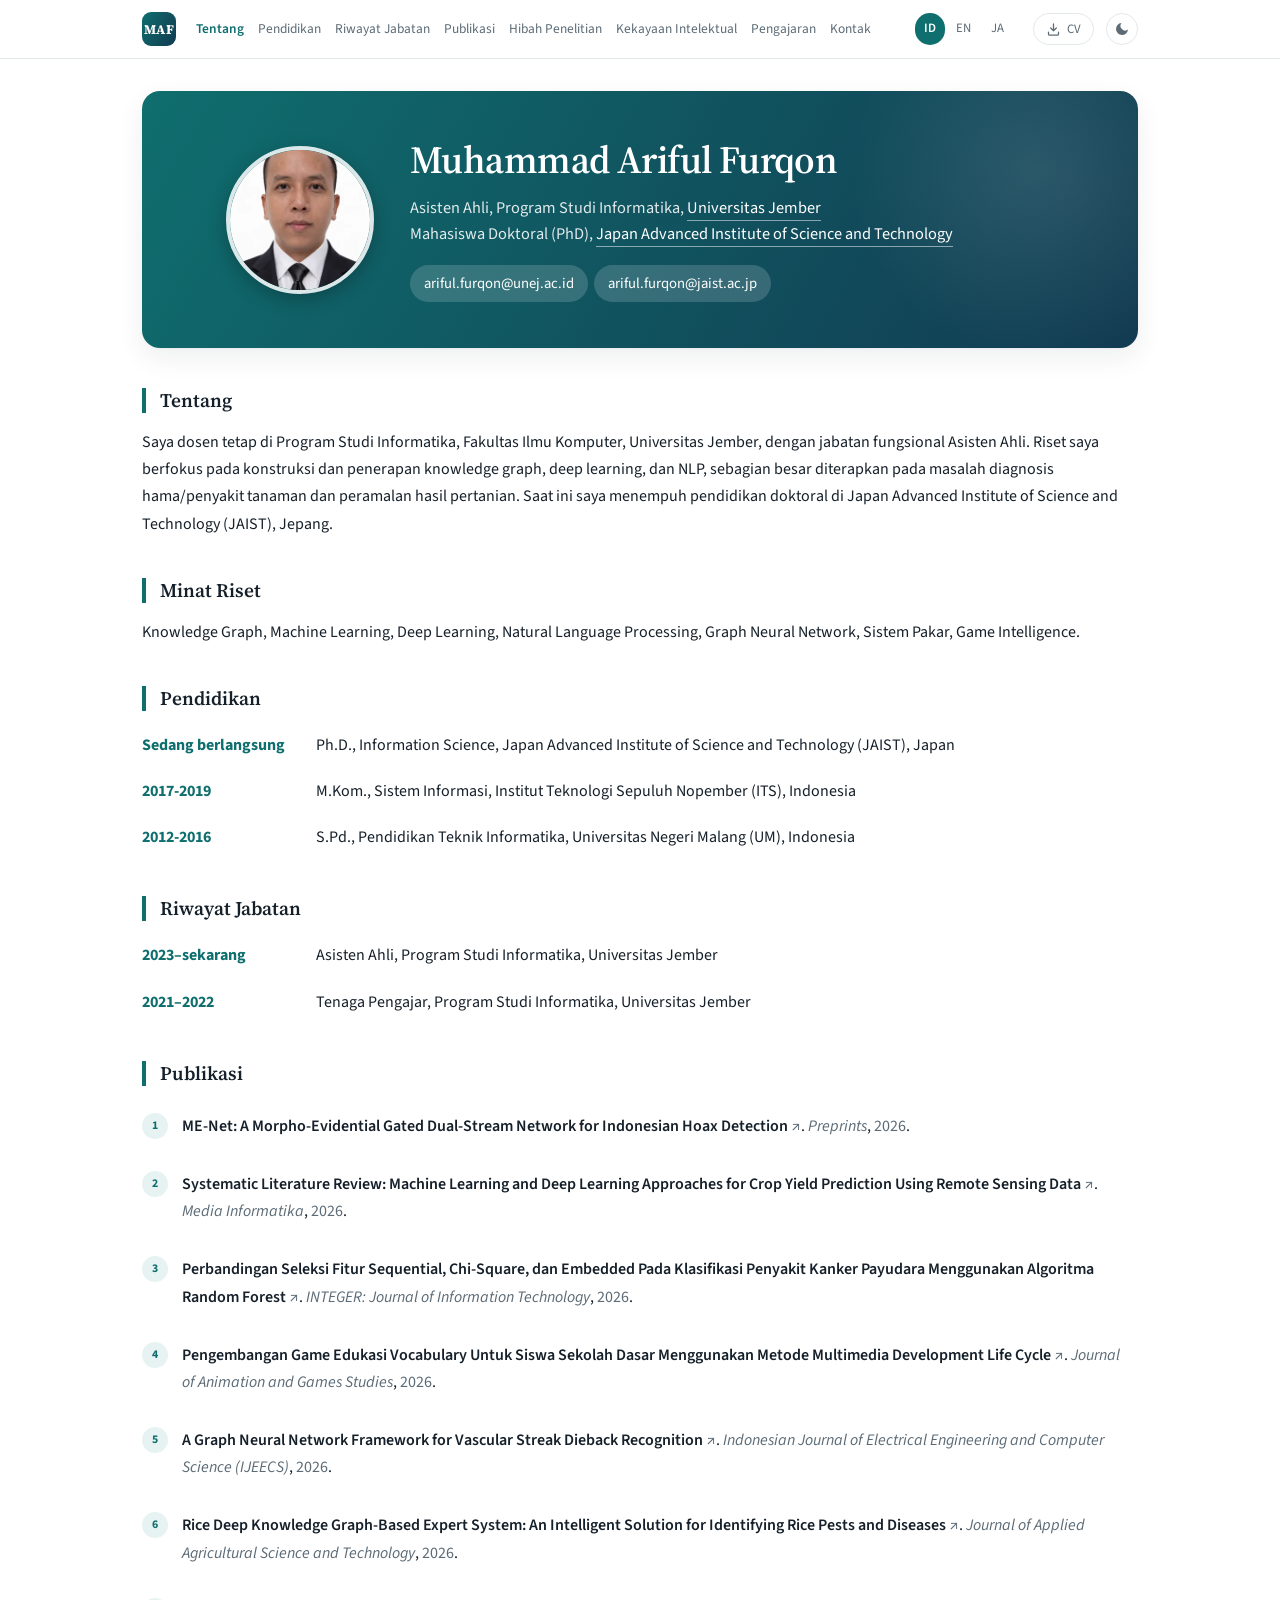
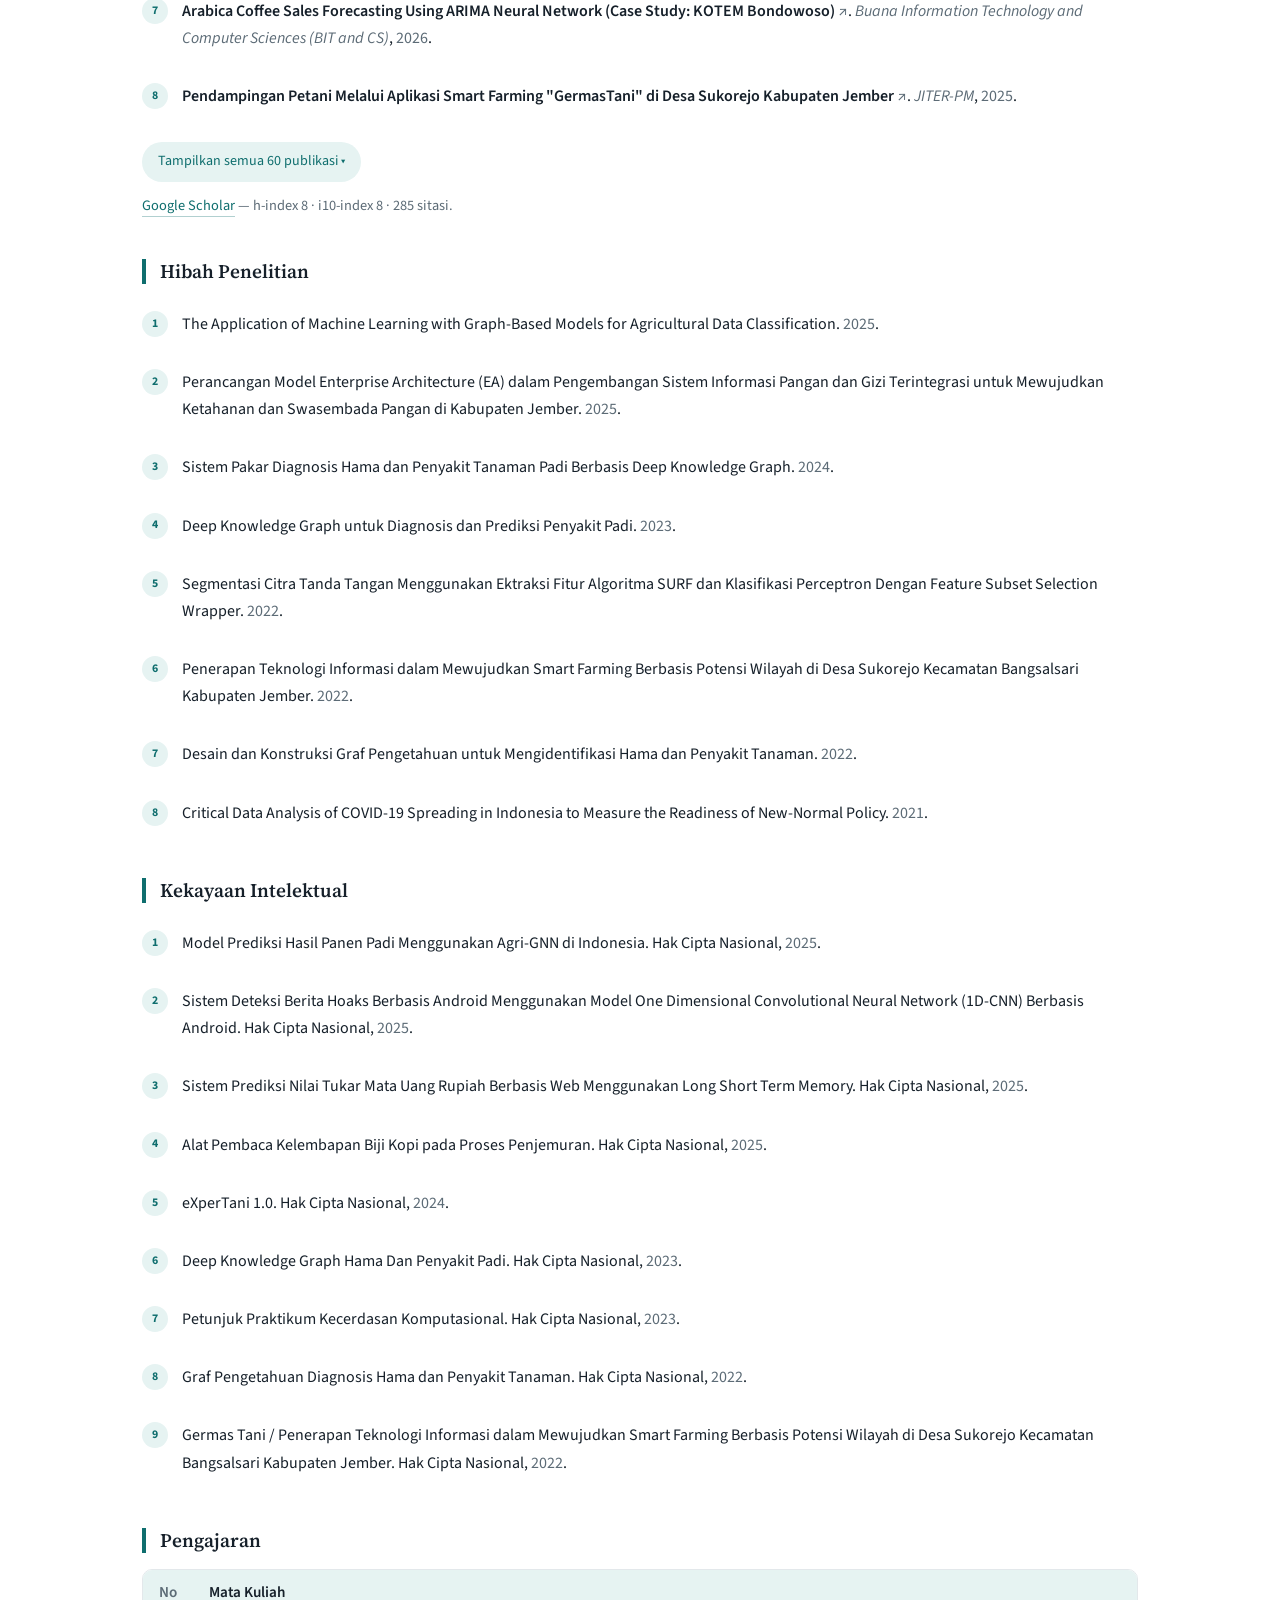
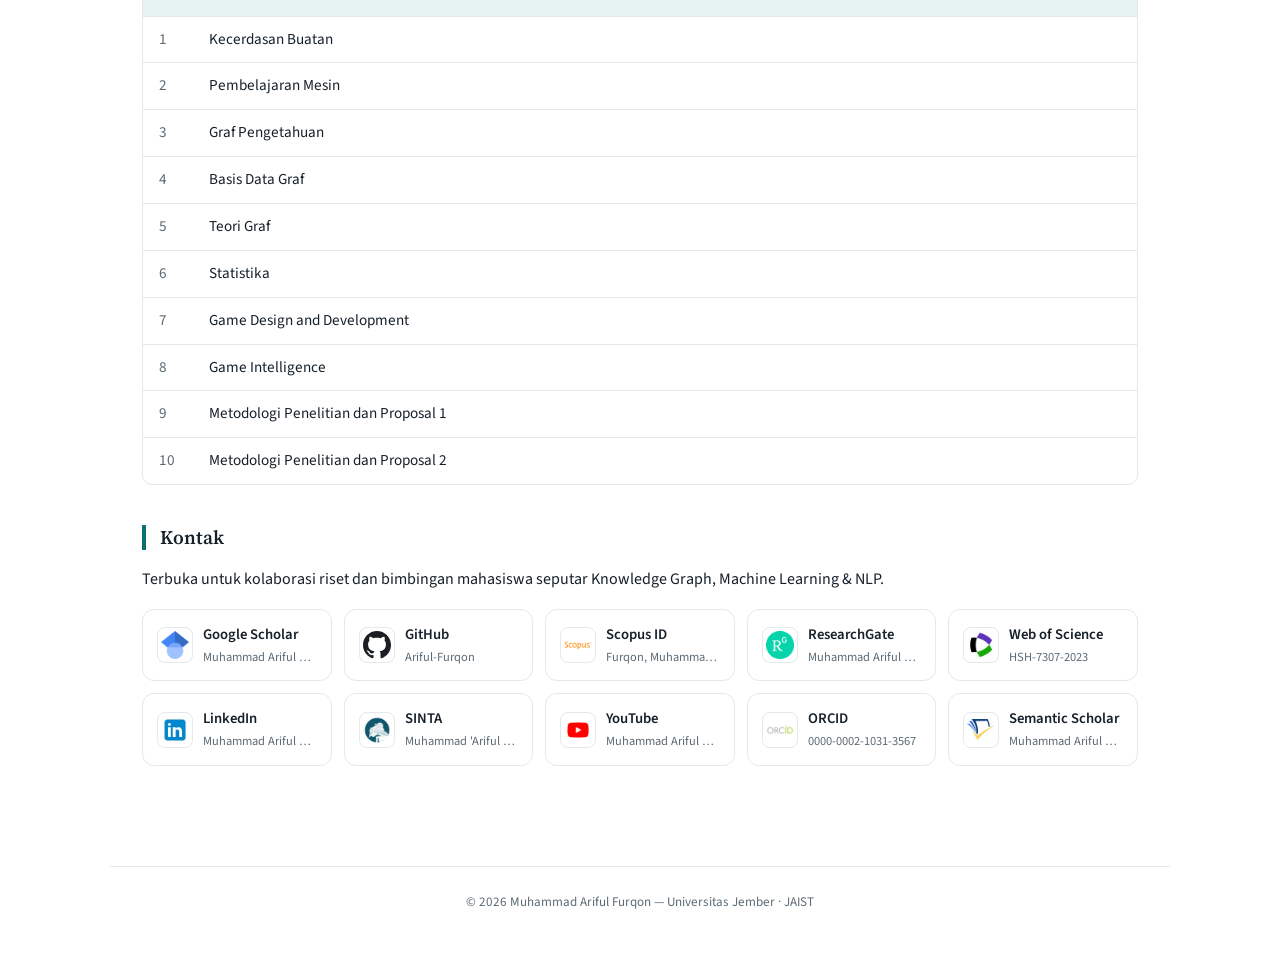
<file: index.html>
<!doctype html>
<html lang="id">
  <head>
    <meta charset="UTF-8" />
    <meta name="viewport" content="width=device-width, initial-scale=1.0" />
    <meta name="google-site-verification" content="8iporsV3x5sLImCn8BodMMA6R0atHB5v098R0QTlXys" />
    <meta name="description" content="Muhammad Ariful Furqon — Asisten Ahli Program Studi Informatika, Universitas Jember; kandidat doktor (PhD) di JAIST, Jepang. Riset: Knowledge Graph, Machine Learning, Deep Learning, dan NLP untuk pertanian." />
    <meta name="author" content="Muhammad Ariful Furqon" />
    <meta name="keywords" content="Muhammad Ariful Furqon, Ariful Furqon, ムハンマド・アリフル・フルコン, dosen Informatika Universitas Jember, JAIST, knowledge graph, machine learning, deep learning, natural language processing, graph neural network, sistem pakar, smart farming" />
    <meta name="robots" content="index, follow, max-image-preview:large, max-snippet:-1, max-video-preview:-1" />
    <meta name="theme-color" content="#0f6e6e" />
    <title>Muhammad Ariful Furqon — Informatika Universitas Jember &amp; JAIST</title>
    <link rel="icon" type="image/svg+xml" href="data:image/svg+xml,%3Csvg xmlns='http://www.w3.org/2000/svg' viewBox='0 0 64 64'%3E%3Crect width='64' height='64' rx='14' fill='%230f6e6e'/%3E%3Ctext x='32' y='42' font-family='Georgia,serif' font-size='24' font-weight='700' fill='%23ffffff' text-anchor='middle'%3EMAF%3C/text%3E%3C/svg%3E" />
    <link rel="apple-touch-icon" href="/img/apple-touch-icon.png" />
    <link rel="manifest" href="/site.webmanifest" />
    <link rel="canonical" href="https://ariful-furqon.github.io/" />
    <link rel="alternate" hreflang="id" href="https://ariful-furqon.github.io/" />
    <link rel="alternate" hreflang="en" href="https://ariful-furqon.github.io/en/" />
    <link rel="alternate" hreflang="ja" href="https://ariful-furqon.github.io/ja/" />
    <link rel="alternate" hreflang="x-default" href="https://ariful-furqon.github.io/" />
    <link rel="alternate" type="application/xml" title="Sitemap" href="https://ariful-furqon.github.io/sitemap.xml" />
    <link rel="preload" as="image" href="img/avatar.webp" type="image/webp" fetchpriority="high" />
    <meta property="og:type" content="profile" />
    <meta property="og:site_name" content="Muhammad Ariful Furqon" />
    <meta property="og:locale" content="id_ID" />
    <meta property="og:locale:alternate" content="en_US" />
    <meta property="og:locale:alternate" content="ja_JP" />
    <meta property="profile:first_name" content="Muhammad Ariful" />
    <meta property="profile:last_name" content="Furqon" />
    <meta property="og:title" content="Muhammad Ariful Furqon — Informatika Universitas Jember &amp; JAIST" />
    <meta property="og:description" content="Asisten Ahli, Program Studi Informatika, Universitas Jember. Kandidat doktor (PhD) di JAIST. Riset Knowledge Graph, Machine Learning, dan NLP." />
    <meta property="og:url" content="https://ariful-furqon.github.io/" />
    <meta property="og:image" content="https://ariful-furqon.github.io/img/Photograph.jpeg" />
    <meta property="og:image:width" content="1024" />
    <meta property="og:image:height" content="1367" />
    <meta property="og:image:secure_url" content="https://ariful-furqon.github.io/img/Photograph.jpeg" />
    <meta property="og:image:type" content="image/jpeg" />
    <meta property="og:image:alt" content="Foto Muhammad Ariful Furqon" />
    <meta name="twitter:card" content="summary" />
    <meta name="twitter:title" content="Muhammad Ariful Furqon — Informatika Universitas Jember &amp; JAIST" />
    <meta name="twitter:description" content="Asisten Ahli, Program Studi Informatika, Universitas Jember. Kandidat doktor (PhD) di JAIST. Riset Knowledge Graph, Machine Learning, dan NLP." />
    <meta name="twitter:image" content="https://ariful-furqon.github.io/img/Photograph.jpeg" />
    <meta name="twitter:image:alt" content="Foto Muhammad Ariful Furqon" />
    <link rel="preconnect" href="https://fonts.googleapis.com" />
    <link rel="preconnect" href="https://fonts.gstatic.com" crossorigin />
    <link href="https://fonts.googleapis.com/css2?family=Source+Sans+3:wght@400;500;600;700&family=Source+Serif+4:wght@500;600;700&display=swap" rel="stylesheet" />
    <link rel="stylesheet" href="style.css?v=29" />
    <script>
      (function () {
        try {
          var t = localStorage.getItem('theme');
          document.documentElement.setAttribute('data-theme', t === 'dark' ? 'dark' : 'light');
        } catch (e) {
          document.documentElement.setAttribute('data-theme', 'light');
        }
      })();
    </script>
    <script type="application/ld+json">
      {
        "@context": "https://schema.org",
        "@graph": [
          {
            "@type": "ProfilePage",
            "@id": "https://ariful-furqon.github.io/#webpage",
            "url": "https://ariful-furqon.github.io/",
            "name": "Muhammad Ariful Furqon — Informatika Universitas Jember & JAIST",
            "inLanguage": ["id", "en", "ja"],
            "mainEntity": { "@id": "https://orcid.org/0000-0002-1031-3567" },
            "about": { "@id": "https://orcid.org/0000-0002-1031-3567" },
            "dateModified": "2026-09-22T00:00:00+07:00",
            "primaryImageOfPage": "https://ariful-furqon.github.io/img/Photograph.jpeg",
            "isPartOf": { "@id": "https://ariful-furqon.github.io/#website" },
            "hasPart": { "@id": "https://ariful-furqon.github.io/#publications" },
            "significantLink": [
              "https://scholar.google.com/citations?user=IkUbP6sAAAAJ&hl=en",
              "https://orcid.org/0000-0002-1031-3567",
              "https://sinta.kemdiktisaintek.go.id/authors/profile/6757022"
            ]
          },
          {
            "@type": "Person",
            "@id": "https://orcid.org/0000-0002-1031-3567",
            "name": "Muhammad Ariful Furqon",
            "alternateName": ["ムハンマド・アリフル・フルコン", "Ariful Furqon"],
            "givenName": "Muhammad Ariful",
            "familyName": "Furqon",
            "identifier": "https://orcid.org/0000-0002-1031-3567",
            "url": "https://ariful-furqon.github.io/",
            "image": "https://ariful-furqon.github.io/img/Photograph.jpeg",
            "email": "mailto:ariful.furqon@unej.ac.id",
            "jobTitle": "Asisten Ahli, Program Studi Informatika",
            "description": "Dosen Program Studi Informatika, Universitas Jember dan kandidat doktor (PhD) di Japan Advanced Institute of Science and Technology (JAIST). Riset pada knowledge graph, machine learning, deep learning, dan NLP untuk bidang pertanian.",
            "worksFor": {
              "@type": "CollegeOrUniversity",
              "name": "Universitas Jember",
              "url": "https://unej.ac.id"
            },
            "affiliation": {
              "@type": "CollegeOrUniversity",
              "name": "Japan Advanced Institute of Science and Technology",
              "url": "https://www.jaist.ac.jp/english/"
            },
            "alumniOf": [
              {
                "@type": "CollegeOrUniversity",
                "name": "Institut Teknologi Sepuluh Nopember (ITS)",
                "url": "https://www.its.ac.id"
              },
              {
                "@type": "CollegeOrUniversity",
                "name": "Universitas Negeri Malang (UM)",
                "url": "https://um.ac.id"
              }
            ],
            "knowsAbout": [
              "Knowledge Graph",
              "Machine Learning",
              "Deep Learning",
              "Natural Language Processing",
              "Graph Neural Networks",
              "Expert Systems",
              "Game Intelligence"
            ],
            "knowsLanguage": ["id", "en", "ja"],
            "mainEntityOfPage": { "@id": "https://ariful-furqon.github.io/#webpage" },
            "hasOccupation": {
              "@type": "Occupation",
              "name": "Dosen Informatika",
              "occupationLocation": {
                "@type": "City",
                "name": "Jember"
              },
              "skills": "Knowledge Graph, Machine Learning, Deep Learning, Natural Language Processing"
            },
            "workLocation": {
              "@type": "Place",
              "address": {
                "@type": "PostalAddress",
                "addressLocality": "Jember",
                "addressRegion": "Jawa Timur",
                "addressCountry": "ID"
              }
            },
            "subjectOf": { "@id": "https://ariful-furqon.github.io/#publications" },
            "sameAs": [
              "https://scholar.google.com/citations?user=IkUbP6sAAAAJ&hl=en",
              "https://orcid.org/0000-0002-1031-3567",
              "https://www.scopus.com/authid/detail.uri?authorId=57209270001",
              "https://www.webofscience.com/wos/author/record/HSH-7307-2023",
              "https://www.researchgate.net/profile/Muhammad-Furqon-2",
              "https://sinta.kemdiktisaintek.go.id/authors/profile/6757022",
              "https://www.semanticscholar.org/author/Muhammad-Ariful-Furqon/121460337",
              "https://github.com/Ariful-Furqon",
              "https://www.linkedin.com/in/muhammad-ariful-furqon-669519133/",
              "https://www.youtube.com/c/MuhammadArifulFurqon"
            ]
          },
          {
            "@type": "WebSite",
            "@id": "https://ariful-furqon.github.io/#website",
            "url": "https://ariful-furqon.github.io/",
            "name": "Muhammad Ariful Furqon",
            "inLanguage": [
              "id",
              "en",
              "ja"
            ],
            "publisher": {
              "@id": "https://orcid.org/0000-0002-1031-3567"
            }
          },
          {
            "@type": "ItemList",
            "@id": "https://ariful-furqon.github.io/#publications",
            "name": "Publikasi Muhammad Ariful Furqon",
            "description": "Daftar publikasi ilmiah Muhammad Ariful Furqon pada bidang knowledge graph, machine learning, deep learning, dan NLP.",
            "numberOfItems": 60,
            "itemListOrder": "https://schema.org/ItemListOrderDescending",
            "itemListElement": [
              {
                "@type": "ListItem",
                "position": 1,
                "item": {
                  "@type": "ScholarlyArticle",
                  "name": "ME-Net: A Morpho-Evidential Gated Dual-Stream Network for Indonesian Hoax Detection",
                  "url": "https://scholar.google.com/scholar?q=ME-Net%3A%20A%20Morpho-Evidential%20Gated%20Dual-Stream%20Network%20for%20Indonesian%20Hoax%20Detection",
                  "author": {
                    "@id": "https://orcid.org/0000-0002-1031-3567"
                  },
                  "publisher": {
                    "@type": "Organization",
                    "name": "Preprints"
                  },
                  "datePublished": "2026"
                }
              },
              {
                "@type": "ListItem",
                "position": 2,
                "item": {
                  "@type": "ScholarlyArticle",
                  "name": "Systematic Literature Review: Machine Learning and Deep Learning Approaches for Crop Yield Prediction Using Remote Sensing Data",
                  "url": "https://scholar.google.com/scholar?q=Systematic%20Literature%20Review%3A%20Machine%20Learning%20and%20Deep%20Learning%20Approaches%20for%20Crop%20Yield%20Prediction%20Using%20Remote%20Sensing%20Data",
                  "author": {
                    "@id": "https://orcid.org/0000-0002-1031-3567"
                  },
                  "publisher": {
                    "@type": "Organization",
                    "name": "Media Informatika"
                  },
                  "datePublished": "2026"
                }
              },
              {
                "@type": "ListItem",
                "position": 3,
                "item": {
                  "@type": "ScholarlyArticle",
                  "name": "Perbandingan Seleksi Fitur Sequential, Chi-Square, dan Embedded Pada Klasifikasi Penyakit Kanker Payudara Menggunakan Algoritma Random Forest",
                  "url": "https://scholar.google.com/scholar?q=Perbandingan%20Seleksi%20Fitur%20Sequential%2C%20Chi-Square%2C%20dan%20Embedded%20Pada%20Klasifikasi%20Penyakit%20Kanker%20Payudara%20Menggunakan%20Algoritma%20Random%20Forest",
                  "author": {
                    "@id": "https://orcid.org/0000-0002-1031-3567"
                  },
                  "publisher": {
                    "@type": "Organization",
                    "name": "INTEGER: Journal of Information Technology"
                  },
                  "datePublished": "2026"
                }
              },
              {
                "@type": "ListItem",
                "position": 4,
                "item": {
                  "@type": "ScholarlyArticle",
                  "name": "Pengembangan Game Edukasi Vocabulary Untuk Siswa Sekolah Dasar Menggunakan Metode Multimedia Development Life Cycle",
                  "url": "https://scholar.google.com/scholar?q=Pengembangan%20Game%20Edukasi%20Vocabulary%20Untuk%20Siswa%20Sekolah%20Dasar%20Menggunakan%20Metode%20Multimedia%20Development%20Life%20Cycle",
                  "author": {
                    "@id": "https://orcid.org/0000-0002-1031-3567"
                  },
                  "publisher": {
                    "@type": "Organization",
                    "name": "Journal of Animation and Games Studies"
                  },
                  "datePublished": "2026"
                }
              },
              {
                "@type": "ListItem",
                "position": 5,
                "item": {
                  "@type": "ScholarlyArticle",
                  "name": "A Graph Neural Network Framework for Vascular Streak Dieback Recognition",
                  "url": "https://scholar.google.com/scholar?q=A%20Graph%20Neural%20Network%20Framework%20for%20Vascular%20Streak%20Dieback%20Recognition",
                  "author": {
                    "@id": "https://orcid.org/0000-0002-1031-3567"
                  },
                  "publisher": {
                    "@type": "Organization",
                    "name": "Indonesian Journal of Electrical Engineering and Computer Science (IJEECS)"
                  },
                  "datePublished": "2026"
                }
              },
              {
                "@type": "ListItem",
                "position": 6,
                "item": {
                  "@type": "ScholarlyArticle",
                  "name": "Rice Deep Knowledge Graph-Based Expert System: An Intelligent Solution for Identifying Rice Pests and Diseases",
                  "url": "https://scholar.google.com/scholar?q=Rice%20Deep%20Knowledge%20Graph-Based%20Expert%20System%3A%20An%20Intelligent%20Solution%20for%20Identifying%20Rice%20Pests%20and%20Diseases",
                  "author": {
                    "@id": "https://orcid.org/0000-0002-1031-3567"
                  },
                  "publisher": {
                    "@type": "Organization",
                    "name": "Journal of Applied Agricultural Science and Technology"
                  },
                  "datePublished": "2026"
                }
              },
              {
                "@type": "ListItem",
                "position": 7,
                "item": {
                  "@type": "ScholarlyArticle",
                  "name": "Arabica Coffee Sales Forecasting Using ARIMA Neural Network (Case Study: KOTEM Bondowoso)",
                  "url": "https://scholar.google.com/scholar?q=Arabica%20Coffee%20Sales%20Forecasting%20Using%20ARIMA%20Neural%20Network%20%28Case%20Study%3A%20KOTEM%20Bondowoso%29",
                  "author": {
                    "@id": "https://orcid.org/0000-0002-1031-3567"
                  },
                  "publisher": {
                    "@type": "Organization",
                    "name": "Buana Information Technology and Computer Sciences (BIT and CS)"
                  },
                  "datePublished": "2026"
                }
              },
              {
                "@type": "ListItem",
                "position": 8,
                "item": {
                  "@type": "ScholarlyArticle",
                  "name": "Pendampingan Petani Melalui Aplikasi Smart Farming \"GermasTani\" di Desa Sukorejo Kabupaten Jember",
                  "url": "https://scholar.google.com/scholar?q=Pendampingan%20Petani%20Melalui%20Aplikasi%20Smart%20Farming%20%22GermasTani%22%20di%20Desa%20Sukorejo%20Kabupaten%20Jember",
                  "author": {
                    "@id": "https://orcid.org/0000-0002-1031-3567"
                  },
                  "publisher": {
                    "@type": "Organization",
                    "name": "JITER-PM"
                  },
                  "datePublished": "2025"
                }
              },
              {
                "@type": "ListItem",
                "position": 9,
                "item": {
                  "@type": "ScholarlyArticle",
                  "name": "Implementation of Finite State Machine in Flowchart-Based Visual Programming Game",
                  "url": "https://scholar.google.com/scholar?q=Implementation%20of%20Finite%20State%20Machine%20in%20Flowchart-Based%20Visual%20Programming%20Game",
                  "author": {
                    "@id": "https://orcid.org/0000-0002-1031-3567"
                  },
                  "publisher": {
                    "@type": "Organization",
                    "name": "Journal of Games, Game Art, and Gamification (JGGAG)"
                  },
                  "datePublished": "2025"
                }
              },
              {
                "@type": "ListItem",
                "position": 10,
                "item": {
                  "@type": "ScholarlyArticle",
                  "name": "Implementation of Bidirectional Encoder Representations from Transformers in a Content-based Music Recommendation System for Digital Music Platform Users",
                  "url": "https://scholar.google.com/scholar?q=Implementation%20of%20Bidirectional%20Encoder%20Representations%20from%20Transformers%20in%20a%20Content-based%20Music%20Recommendation%20System%20for%20Digital%20Music%20Platform%20Users",
                  "author": {
                    "@id": "https://orcid.org/0000-0002-1031-3567"
                  },
                  "publisher": {
                    "@type": "Organization",
                    "name": "Jurnal Elektronika dan Telekomunikasi"
                  },
                  "datePublished": "2025"
                }
              },
              {
                "@type": "ListItem",
                "position": 11,
                "item": {
                  "@type": "ScholarlyArticle",
                  "name": "Indonesia Rice Yields Forecasting Using Agri-Graph Neural Network",
                  "url": "https://scholar.google.com/scholar?q=Indonesia%20Rice%20Yields%20Forecasting%20Using%20Agri-Graph%20Neural%20Network",
                  "author": {
                    "@id": "https://orcid.org/0000-0002-1031-3567"
                  },
                  "publisher": {
                    "@type": "Organization",
                    "name": "9th International Conference on Man-Machine Systems"
                  },
                  "datePublished": "2025"
                }
              },
              {
                "@type": "ListItem",
                "position": 12,
                "item": {
                  "@type": "ScholarlyArticle",
                  "name": "Prediction of the Use of Liquid Chemical Materials using Machine Learning Method",
                  "url": "https://scholar.google.com/scholar?q=Prediction%20of%20the%20Use%20of%20Liquid%20Chemical%20Materials%20using%20Machine%20Learning%20Method",
                  "author": {
                    "@id": "https://orcid.org/0000-0002-1031-3567"
                  },
                  "publisher": {
                    "@type": "Organization",
                    "name": "International Journal of Engineering Trends and Technology"
                  },
                  "datePublished": "2025"
                }
              },
              {
                "@type": "ListItem",
                "position": 13,
                "item": {
                  "@type": "ScholarlyArticle",
                  "name": "3-Phase Power Monitoring System Using Schneider PM2100 and Internet of Things",
                  "url": "https://scholar.google.com/scholar?q=3-Phase%20Power%20Monitoring%20System%20Using%20Schneider%20PM2100%20and%20Internet%20of%20Things",
                  "author": {
                    "@id": "https://orcid.org/0000-0002-1031-3567"
                  },
                  "publisher": {
                    "@type": "Organization",
                    "name": "2025 Tron Symposium (TRONSHOW)"
                  },
                  "datePublished": "2025"
                }
              },
              {
                "@type": "ListItem",
                "position": 14,
                "item": {
                  "@type": "ScholarlyArticle",
                  "name": "Prediksi Penjualan Kopi Bubuk Menggunakan Extreme Learning Machine (Studi Kasus: Kafe Tjap Daoen Bondowoso)",
                  "url": "https://scholar.google.com/scholar?q=Prediksi%20Penjualan%20Kopi%20Bubuk%20Menggunakan%20Extreme%20Learning%20Machine%20%28Studi%20Kasus%3A%20Kafe%20Tjap%20Daoen%20Bondowoso%29",
                  "author": {
                    "@id": "https://orcid.org/0000-0002-1031-3567"
                  },
                  "publisher": {
                    "@type": "Organization",
                    "name": "Seminar Nasional Teknik Elektro, Sistem Informasi, dan Teknik Informatika"
                  },
                  "datePublished": "2025"
                }
              },
              {
                "@type": "ListItem",
                "position": 15,
                "item": {
                  "@type": "ScholarlyArticle",
                  "name": "Indonesian Hoax News Detection Using One-Dimensional Convolutional Neural Network",
                  "url": "https://scholar.google.com/scholar?q=Indonesian%20Hoax%20News%20Detection%20Using%20One-Dimensional%20Convolutional%20Neural%20Network",
                  "author": {
                    "@id": "https://orcid.org/0000-0002-1031-3567"
                  },
                  "publisher": {
                    "@type": "Organization",
                    "name": "Jurnal Nasional Teknik Elektro dan Teknologi Informasi"
                  },
                  "datePublished": "2025"
                }
              },
              {
                "@type": "ListItem",
                "position": 16,
                "item": {
                  "@type": "ScholarlyArticle",
                  "name": "Pemberdayaan Masyarakat Desa Antirogo Melalui Peningkatan Kapasitas Kelembagaan Desa Bermutu",
                  "url": "https://scholar.google.com/scholar?q=Pemberdayaan%20Masyarakat%20Desa%20Antirogo%20Melalui%20Peningkatan%20Kapasitas%20Kelembagaan%20Desa%20Bermutu",
                  "author": {
                    "@id": "https://orcid.org/0000-0002-1031-3567"
                  },
                  "publisher": {
                    "@type": "Organization",
                    "name": "INTEGRITAS: Jurnal Pengabdian"
                  },
                  "datePublished": "2025"
                }
              },
              {
                "@type": "ListItem",
                "position": 17,
                "item": {
                  "@type": "ScholarlyArticle",
                  "name": "Forecasting the Average Bulk Cooking Oil Prices in Indonesia Using the Chen Fuzzy Time Series Method",
                  "url": "https://scholar.google.com/scholar?q=Forecasting%20the%20Average%20Bulk%20Cooking%20Oil%20Prices%20in%20Indonesia%20Using%20the%20Chen%20Fuzzy%20Time%20Series%20Method",
                  "author": {
                    "@id": "https://orcid.org/0000-0002-1031-3567"
                  },
                  "publisher": {
                    "@type": "Organization",
                    "name": "Preprints"
                  },
                  "datePublished": "2025"
                }
              },
              {
                "@type": "ListItem",
                "position": 18,
                "item": {
                  "@type": "ScholarlyArticle",
                  "name": "Combining Rule Based, Lexicon Based and Support Vector Machine for Improve Accuracy in Sentiment Analysis of ChatGPT Usage",
                  "url": "https://scholar.google.com/scholar?q=Combining%20Rule%20Based%2C%20Lexicon%20Based%20and%20Support%20Vector%20Machine%20for%20Improve%20Accuracy%20in%20Sentiment%20Analysis%20of%20ChatGPT%20Usage",
                  "author": {
                    "@id": "https://orcid.org/0000-0002-1031-3567"
                  },
                  "publisher": {
                    "@type": "Organization",
                    "name": "Journal of Research in Artificial Intelligence for Systems and Applications (RAISA)"
                  },
                  "datePublished": "2025"
                }
              },
              {
                "@type": "ListItem",
                "position": 19,
                "item": {
                  "@type": "ScholarlyArticle",
                  "name": "Banana Pest And Disease Expert System Using Forward Chaining and Certainty Factor",
                  "url": "https://scholar.google.com/scholar?q=Banana%20Pest%20And%20Disease%20Expert%20System%20Using%20Forward%20Chaining%20and%20Certainty%20Factor",
                  "author": {
                    "@id": "https://orcid.org/0000-0002-1031-3567"
                  },
                  "publisher": {
                    "@type": "Organization",
                    "name": "Journal of Research in Artificial Intelligence for Systems and Applications (RAISA)"
                  },
                  "datePublished": "2025"
                }
              },
              {
                "@type": "ListItem",
                "position": 20,
                "item": {
                  "@type": "ScholarlyArticle",
                  "name": "Deteksi Berita Hoaks Berbahasa Indonesia Menggunakan One-Dimensional Convolutional Neural Network",
                  "url": "https://scholar.google.com/scholar?q=Deteksi%20Berita%20Hoaks%20Berbahasa%20Indonesia%20Menggunakan%20One-Dimensional%20Convolutional%20Neural%20Network",
                  "author": {
                    "@id": "https://orcid.org/0000-0002-1031-3567"
                  },
                  "publisher": {
                    "@type": "Organization",
                    "name": "Jurnal Nasional Teknik Elektro dan Teknologi Informasi"
                  },
                  "datePublished": "2025"
                }
              },
              {
                "@type": "ListItem",
                "position": 21,
                "item": {
                  "@type": "ScholarlyArticle",
                  "name": "Segmentasi Citra Tanda Tangan Menggunakan Fitur Titik SURF dan Klasifikasi Jaringan Syaraf Tiruan",
                  "url": "https://scholar.google.com/scholar?q=Segmentasi%20Citra%20Tanda%20Tangan%20Menggunakan%20Fitur%20Titik%20SURF%20dan%20Klasifikasi%20Jaringan%20Syaraf%20Tiruan",
                  "author": {
                    "@id": "https://orcid.org/0000-0002-1031-3567"
                  },
                  "publisher": {
                    "@type": "Organization",
                    "name": "INFORMAL: Informatics Journal"
                  },
                  "datePublished": "2024"
                }
              },
              {
                "@type": "ListItem",
                "position": 22,
                "item": {
                  "@type": "ScholarlyArticle",
                  "name": "Sentiment Analysis of Universitas Jember Sister for Student Application Using Gaussian Naive Bayes and N-Gram",
                  "url": "https://scholar.google.com/scholar?q=Sentiment%20Analysis%20of%20Universitas%20Jember%20Sister%20for%20Student%20Application%20Using%20Gaussian%20Naive%20Bayes%20and%20N-Gram",
                  "author": {
                    "@id": "https://orcid.org/0000-0002-1031-3567"
                  },
                  "publisher": {
                    "@type": "Organization",
                    "name": "Journal of Innovation Information Technology and Application (JINITA)"
                  },
                  "datePublished": "2024"
                }
              },
              {
                "@type": "ListItem",
                "position": 23,
                "item": {
                  "@type": "ScholarlyArticle",
                  "name": "Harmoni Multikultural: Membangun Kebersamaan di Tengah Perbedaan untuk Kaum Milenial",
                  "url": "https://scholar.google.com/scholar?q=Harmoni%20Multikultural%3A%20Membangun%20Kebersamaan%20di%20Tengah%20Perbedaan%20untuk%20Kaum%20Milenial",
                  "author": {
                    "@id": "https://orcid.org/0000-0002-1031-3567"
                  },
                  "publisher": {
                    "@type": "Organization",
                    "name": "ABDISOSHUM: Jurnal Pengabdian Masyarakat"
                  },
                  "datePublished": "2024"
                }
              },
              {
                "@type": "ListItem",
                "position": 24,
                "item": {
                  "@type": "ScholarlyArticle",
                  "name": "Improving Software Defect Prediction Using a Combination of Ant Colony Optimization-based Feature Selection and Ensemble Technique",
                  "url": "https://scholar.google.com/scholar?q=Improving%20Software%20Defect%20Prediction%20Using%20a%20Combination%20of%20Ant%20Colony%20Optimization-based%20Feature%20Selection%20and%20Ensemble%20Technique",
                  "author": {
                    "@id": "https://orcid.org/0000-0002-1031-3567"
                  },
                  "publisher": {
                    "@type": "Organization",
                    "name": "Kinetik: Game Technology, Information System, Computer Network, Computing, Electronics, and Control"
                  },
                  "datePublished": "2024"
                }
              },
              {
                "@type": "ListItem",
                "position": 25,
                "item": {
                  "@type": "ScholarlyArticle",
                  "name": "Penerapan Metode Fuzzy Time Series Cheng Pada Peramalan Inflasi di Indonesia",
                  "url": "https://scholar.google.com/scholar?q=Penerapan%20Metode%20Fuzzy%20Time%20Series%20Cheng%20Pada%20Peramalan%20Inflasi%20di%20Indonesia",
                  "author": {
                    "@id": "https://orcid.org/0000-0002-1031-3567"
                  },
                  "publisher": {
                    "@type": "Organization",
                    "name": "Komputika: Jurnal Sistem Komputer"
                  },
                  "datePublished": "2024"
                }
              },
              {
                "@type": "ListItem",
                "position": 26,
                "item": {
                  "@type": "ScholarlyArticle",
                  "name": "Implementation of Finite State Machine to Determine The Behaviour of Non-Playable Character in Leadership Simulation Game",
                  "url": "https://scholar.google.com/scholar?q=Implementation%20of%20Finite%20State%20Machine%20to%20Determine%20The%20Behaviour%20of%20Non-Playable%20Character%20in%20Leadership%20Simulation%20Game",
                  "author": {
                    "@id": "https://orcid.org/0000-0002-1031-3567"
                  },
                  "publisher": {
                    "@type": "Organization",
                    "name": "Journal of Games, Game Art, and Gamification"
                  },
                  "datePublished": "2024"
                }
              },
              {
                "@type": "ListItem",
                "position": 27,
                "item": {
                  "@type": "ScholarlyArticle",
                  "name": "Drug Sales Forecasting Using Single Exponential Smoothing (Case Study: NDM Pharmacy)",
                  "url": "https://scholar.google.com/scholar?q=Drug%20Sales%20Forecasting%20Using%20Single%20Exponential%20Smoothing%20%28Case%20Study%3A%20NDM%20Pharmacy%29",
                  "author": {
                    "@id": "https://orcid.org/0000-0002-1031-3567"
                  },
                  "publisher": {
                    "@type": "Organization",
                    "name": "2nd International Conference on Neural Networks and Machine Learning"
                  },
                  "datePublished": "2024"
                }
              },
              {
                "@type": "ListItem",
                "position": 28,
                "item": {
                  "@type": "ScholarlyArticle",
                  "name": "Critical Exploratory Data Analysis on Stroke Prediction Dataset",
                  "url": "https://scholar.google.com/scholar?q=Critical%20Exploratory%20Data%20Analysis%20on%20Stroke%20Prediction%20Dataset",
                  "author": {
                    "@id": "https://orcid.org/0000-0002-1031-3567"
                  },
                  "publisher": {
                    "@type": "Organization",
                    "name": "Jurnal Komputer Terapan"
                  },
                  "datePublished": "2024"
                }
              },
              {
                "@type": "ListItem",
                "position": 29,
                "item": {
                  "@type": "ScholarlyArticle",
                  "name": "Pelatihan Pemrograman Visual Kodular Bagi Siswa SMPS Mitra Patrang Jember",
                  "url": "https://scholar.google.com/scholar?q=Pelatihan%20Pemrograman%20Visual%20Kodular%20Bagi%20Siswa%20SMPS%20Mitra%20Patrang%20Jember",
                  "author": {
                    "@id": "https://orcid.org/0000-0002-1031-3567"
                  },
                  "publisher": {
                    "@type": "Organization",
                    "name": "Abdiformatika: Jurnal Pengabdian Masyarakat Informatika"
                  },
                  "datePublished": "2024"
                }
              },
              {
                "@type": "ListItem",
                "position": 30,
                "item": {
                  "@type": "ScholarlyArticle",
                  "name": "Pelatihan dan Pengenalan Teknologi Informasi (TI) Dasar untuk Anak-anak Desa Ampelan Bondowoso",
                  "url": "https://scholar.google.com/scholar?q=Pelatihan%20dan%20Pengenalan%20Teknologi%20Informasi%20%28TI%29%20Dasar%20untuk%20Anak-anak%20Desa%20Ampelan%20Bondowoso",
                  "author": {
                    "@id": "https://orcid.org/0000-0002-1031-3567"
                  },
                  "datePublished": "2024"
                }
              },
              {
                "@type": "ListItem",
                "position": 31,
                "item": {
                  "@type": "ScholarlyArticle",
                  "name": "Customer Relationship Management System at Aesthetic Clinic",
                  "url": "https://scholar.google.com/scholar?q=Customer%20Relationship%20Management%20System%20at%20Aesthetic%20Clinic",
                  "author": {
                    "@id": "https://orcid.org/0000-0002-1031-3567"
                  },
                  "publisher": {
                    "@type": "Organization",
                    "name": "Jurnal Komputer Terapan"
                  },
                  "datePublished": "2023"
                }
              },
              {
                "@type": "ListItem",
                "position": 32,
                "item": {
                  "@type": "ScholarlyArticle",
                  "name": "Implementasi Metode Holt-Winters Multiplicative pada Sistem Peramalan Pengunjung Objek Wisata Kawah Ijen Kabupaten Bondowoso",
                  "url": "https://scholar.google.com/scholar?q=Implementasi%20Metode%20Holt-Winters%20Multiplicative%20pada%20Sistem%20Peramalan%20Pengunjung%20Objek%20Wisata%20Kawah%20Ijen%20Kabupaten%20Bondowoso",
                  "author": {
                    "@id": "https://orcid.org/0000-0002-1031-3567"
                  },
                  "publisher": {
                    "@type": "Organization",
                    "name": "Simetris: Jurnal Teknik Mesin, Elektro dan Ilmu Komputer"
                  },
                  "datePublished": "2023"
                }
              },
              {
                "@type": "ListItem",
                "position": 33,
                "item": {
                  "@type": "ScholarlyArticle",
                  "name": "Communication Effectiveness Model for Farmer Behavior Changes in Utilizing Information Technology",
                  "url": "https://scholar.google.com/scholar?q=Communication%20Effectiveness%20Model%20for%20Farmer%20Behavior%20Changes%20in%20Utilizing%20Information%20Technology",
                  "author": {
                    "@id": "https://orcid.org/0000-0002-1031-3567"
                  },
                  "publisher": {
                    "@type": "Organization",
                    "name": "International Journal of Agriculture and Forestry"
                  },
                  "datePublished": "2023"
                }
              },
              {
                "@type": "ListItem",
                "position": 34,
                "item": {
                  "@type": "ScholarlyArticle",
                  "name": "Prediksi Harga Cabai Rawit di Provinsi Jawa Timur Menggunakan Metode Fuzzy Time Series Model Lee",
                  "url": "https://scholar.google.com/scholar?q=Prediksi%20Harga%20Cabai%20Rawit%20di%20Provinsi%20Jawa%20Timur%20Menggunakan%20Metode%20Fuzzy%20Time%20Series%20Model%20Lee",
                  "author": {
                    "@id": "https://orcid.org/0000-0002-1031-3567"
                  },
                  "publisher": {
                    "@type": "Organization",
                    "name": "Komputika: Jurnal Sistem Komputer"
                  },
                  "datePublished": "2023"
                }
              },
              {
                "@type": "ListItem",
                "position": 35,
                "item": {
                  "@type": "ScholarlyArticle",
                  "name": "Virtual Assistant for Thesis Technical Guide Using Artificial Neural Network",
                  "url": "https://scholar.google.com/scholar?q=Virtual%20Assistant%20for%20Thesis%20Technical%20Guide%20Using%20Artificial%20Neural%20Network",
                  "author": {
                    "@id": "https://orcid.org/0000-0002-1031-3567"
                  },
                  "publisher": {
                    "@type": "Organization",
                    "name": "Indonesian Journal of Artificial Intelligence and Data Mining"
                  },
                  "datePublished": "2023"
                }
              },
              {
                "@type": "ListItem",
                "position": 36,
                "item": {
                  "@type": "ScholarlyArticle",
                  "name": "Peningkatan Layanan Warga Sebagai Pendukung Tercapainya SDG's Desa Melalui Perbaikan Layanan Internet Service Desa",
                  "url": "https://scholar.google.com/scholar?q=Peningkatan%20Layanan%20Warga%20Sebagai%20Pendukung%20Tercapainya%20SDG%27s%20Desa%20Melalui%20Perbaikan%20Layanan%20Internet%20Service%20Desa",
                  "author": {
                    "@id": "https://orcid.org/0000-0002-1031-3567"
                  },
                  "publisher": {
                    "@type": "Organization",
                    "name": "Jurnal Pengabdian Masyarakat IPTEKS"
                  },
                  "datePublished": "2023"
                }
              },
              {
                "@type": "ListItem",
                "position": 37,
                "item": {
                  "@type": "ScholarlyArticle",
                  "name": "Sistem Peramalan Stok Kaos Sablon dengan Weight Moving Average",
                  "url": "https://scholar.google.com/scholar?q=Sistem%20Peramalan%20Stok%20Kaos%20Sablon%20dengan%20Weight%20Moving%20Average",
                  "author": {
                    "@id": "https://orcid.org/0000-0002-1031-3567"
                  },
                  "publisher": {
                    "@type": "Organization",
                    "name": "Jurnal Komputer Terapan"
                  },
                  "datePublished": "2023"
                }
              },
              {
                "@type": "ListItem",
                "position": 38,
                "item": {
                  "@type": "ScholarlyArticle",
                  "name": "Knowledge Graph Construction for Rice Pests and Diseases",
                  "url": "https://scholar.google.com/scholar?q=Knowledge%20Graph%20Construction%20for%20Rice%20Pests%20and%20Diseases",
                  "author": {
                    "@id": "https://orcid.org/0000-0002-1031-3567"
                  },
                  "publisher": {
                    "@type": "Organization",
                    "name": "International Journal of Artificial Intelligence Research"
                  },
                  "datePublished": "2023"
                }
              },
              {
                "@type": "ListItem",
                "position": 39,
                "item": {
                  "@type": "ScholarlyArticle",
                  "name": "Small Medium Enterprise Data Visualization Analysis as Strategic Business Development",
                  "url": "https://scholar.google.com/scholar?q=Small%20Medium%20Enterprise%20Data%20Visualization%20Analysis%20as%20Strategic%20Business%20Development",
                  "author": {
                    "@id": "https://orcid.org/0000-0002-1031-3567"
                  },
                  "publisher": {
                    "@type": "Organization",
                    "name": "E3S Web of Conferences"
                  },
                  "datePublished": "2023"
                }
              },
              {
                "@type": "ListItem",
                "position": 40,
                "item": {
                  "@type": "ScholarlyArticle",
                  "name": "Pelatihan Pemanfaatan Google Sites dan Integrasi Nama Domain Sebagai Sarana Publikasi Informasi pada TKIT Buah Hati Kita Jember",
                  "url": "https://scholar.google.com/scholar?q=Pelatihan%20Pemanfaatan%20Google%20Sites%20dan%20Integrasi%20Nama%20Domain%20Sebagai%20Sarana%20Publikasi%20Informasi%20pada%20TKIT%20Buah%20Hati%20Kita%20Jember",
                  "author": {
                    "@id": "https://orcid.org/0000-0002-1031-3567"
                  },
                  "publisher": {
                    "@type": "Organization",
                    "name": "Ilmu Komputer untuk Masyarakat"
                  },
                  "datePublished": "2022"
                }
              },
              {
                "@type": "ListItem",
                "position": 41,
                "item": {
                  "@type": "ScholarlyArticle",
                  "name": "Knowledge Graph Modeling in Healthcare: A Bibliometric Analysis",
                  "url": "https://scholar.google.com/scholar?q=Knowledge%20Graph%20Modeling%20in%20Healthcare%3A%20A%20Bibliometric%20Analysis",
                  "author": {
                    "@id": "https://orcid.org/0000-0002-1031-3567"
                  },
                  "publisher": {
                    "@type": "Organization",
                    "name": "Jurnal Komputer Terapan"
                  },
                  "datePublished": "2022"
                }
              },
              {
                "@type": "ListItem",
                "position": 42,
                "item": {
                  "@type": "ScholarlyArticle",
                  "name": "Rancang Bangun Sistem E-Commerce untuk Usaha Penjualan Elektronik",
                  "url": "https://scholar.google.com/scholar?q=Rancang%20Bangun%20Sistem%20E-Commerce%20untuk%20Usaha%20Penjualan%20Elektronik",
                  "author": {
                    "@id": "https://orcid.org/0000-0002-1031-3567"
                  },
                  "publisher": {
                    "@type": "Organization",
                    "name": "Jurnal Nasional Teknologi dan Sistem Informasi"
                  },
                  "datePublished": "2022"
                }
              },
              {
                "@type": "ListItem",
                "position": 43,
                "item": {
                  "@type": "ScholarlyArticle",
                  "name": "Arrhythmia Classification Using EfficientNet-V2 with 2-D Scalogram Image Representation",
                  "url": "https://scholar.google.com/scholar?q=Arrhythmia%20Classification%20Using%20EfficientNet-V2%20with%202-D%20Scalogram%20Image%20Representation",
                  "author": {
                    "@id": "https://orcid.org/0000-0002-1031-3567"
                  },
                  "publisher": {
                    "@type": "Organization",
                    "name": "2021 TRON Symposium"
                  },
                  "datePublished": "2021"
                }
              },
              {
                "@type": "ListItem",
                "position": 44,
                "item": {
                  "@type": "ScholarlyArticle",
                  "name": "IT-Architecture Study Literature Research Collaboration: Malay Architecture Context",
                  "url": "https://scholar.google.com/scholar?q=IT-Architecture%20Study%20Literature%20Research%20Collaboration%3A%20Malay%20Architecture%20Context",
                  "author": {
                    "@id": "https://orcid.org/0000-0002-1031-3567"
                  },
                  "publisher": {
                    "@type": "Organization",
                    "name": "JOIV: International Journal on Informatics Visualization"
                  },
                  "datePublished": "2021"
                }
              },
              {
                "@type": "ListItem",
                "position": 45,
                "item": {
                  "@type": "ScholarlyArticle",
                  "name": "The FMEA Traditional Modifications (FMEA Improvement) in IT Risk Assessment",
                  "url": "https://scholar.google.com/scholar?q=The%20FMEA%20Traditional%20Modifications%20%28FMEA%20Improvement%29%20in%20IT%20Risk%20Assessment",
                  "author": {
                    "@id": "https://orcid.org/0000-0002-1031-3567"
                  },
                  "publisher": {
                    "@type": "Organization",
                    "name": "International Applied Business and Engineering Conference"
                  },
                  "datePublished": "2021"
                }
              },
              {
                "@type": "ListItem",
                "position": 46,
                "item": {
                  "@type": "ScholarlyArticle",
                  "name": "Graph Database Modelling on Malay Architecture IFC Data",
                  "url": "https://scholar.google.com/scholar?q=Graph%20Database%20Modelling%20on%20Malay%20Architecture%20IFC%20Data",
                  "author": {
                    "@id": "https://orcid.org/0000-0002-1031-3567"
                  },
                  "publisher": {
                    "@type": "Organization",
                    "name": "4th International Conference of Contemporary Affairs in Architecture and Urbanism (ICCAUA-2021)"
                  },
                  "datePublished": "2021"
                }
              },
              {
                "@type": "ListItem",
                "position": 47,
                "item": {
                  "@type": "ScholarlyArticle",
                  "name": "Akuisisi Data Media Sosial Pemerintah untuk Menganalisis Keterbukaan Informasi Penyebaran COVID-19",
                  "url": "https://scholar.google.com/scholar?q=Akuisisi%20Data%20Media%20Sosial%20Pemerintah%20untuk%20Menganalisis%20Keterbukaan%20Informasi%20Penyebaran%20COVID-19",
                  "author": {
                    "@id": "https://orcid.org/0000-0002-1031-3567"
                  },
                  "publisher": {
                    "@type": "Organization",
                    "name": "Jurnal Sosioteknologi"
                  },
                  "datePublished": "2021"
                }
              },
              {
                "@type": "ListItem",
                "position": 48,
                "item": {
                  "@type": "ScholarlyArticle",
                  "name": "Ulasan Literatur: Faktor-Faktor yang Mempengaruhi Adopsi Mobile Cloud Computing pada Mahasiswa",
                  "url": "https://scholar.google.com/scholar?q=Ulasan%20Literatur%3A%20Faktor-Faktor%20yang%20Mempengaruhi%20Adopsi%20Mobile%20Cloud%20Computing%20pada%20Mahasiswa",
                  "author": {
                    "@id": "https://orcid.org/0000-0002-1031-3567"
                  },
                  "publisher": {
                    "@type": "Organization",
                    "name": "Ultimatics: Jurnal Teknik Informatika"
                  },
                  "datePublished": "2020"
                }
              },
              {
                "@type": "ListItem",
                "position": 49,
                "item": {
                  "@type": "ScholarlyArticle",
                  "name": "Critical Data Analysis of COVID-19 Spreading in Indonesia to Measure the Readiness of New-Normal Policy",
                  "url": "https://scholar.google.com/scholar?q=Critical%20Data%20Analysis%20of%20COVID-19%20Spreading%20in%20Indonesia%20to%20Measure%20the%20Readiness%20of%20New-Normal%20Policy",
                  "author": {
                    "@id": "https://orcid.org/0000-0002-1031-3567"
                  },
                  "publisher": {
                    "@type": "Organization",
                    "name": "arXiv preprint"
                  },
                  "datePublished": "2020"
                }
              },
              {
                "@type": "ListItem",
                "position": 50,
                "item": {
                  "@type": "ScholarlyArticle",
                  "name": "Interaction Effect of System, Information and Service Quality on Intention to Use and User Satisfaction",
                  "url": "https://scholar.google.com/scholar?q=Interaction%20Effect%20of%20System%2C%20Information%20and%20Service%20Quality%20on%20Intention%20to%20Use%20and%20User%20Satisfaction",
                  "author": {
                    "@id": "https://orcid.org/0000-0002-1031-3567"
                  },
                  "publisher": {
                    "@type": "Organization",
                    "name": "2020 6th Information Technology International Seminar (ITIS)"
                  },
                  "datePublished": "2020"
                }
              },
              {
                "@type": "ListItem",
                "position": 51,
                "item": {
                  "@type": "ScholarlyArticle",
                  "name": "SARIMA and Holt-Winters Seasonal Methods for Time Series Forecasting in Tuberculosis Case",
                  "url": "https://scholar.google.com/scholar?q=SARIMA%20and%20Holt-Winters%20Seasonal%20Methods%20for%20Time%20Series%20Forecasting%20in%20Tuberculosis%20Case",
                  "author": {
                    "@id": "https://orcid.org/0000-0002-1031-3567"
                  },
                  "publisher": {
                    "@type": "Organization",
                    "name": "2020 4th International Conference on Vocational Education and Training"
                  },
                  "datePublished": "2020"
                }
              },
              {
                "@type": "ListItem",
                "position": 52,
                "item": {
                  "@type": "ScholarlyArticle",
                  "name": "Indonesia's Public Application Programming Interface (API)",
                  "url": "https://scholar.google.com/scholar?q=Indonesia%27s%20Public%20Application%20Programming%20Interface%20%28API%29",
                  "author": {
                    "@id": "https://orcid.org/0000-0002-1031-3567"
                  },
                  "publisher": {
                    "@type": "Organization",
                    "name": "Jurnal Penelitian Pos dan Informatika"
                  },
                  "datePublished": "2019"
                }
              },
              {
                "@type": "ListItem",
                "position": 53,
                "item": {
                  "@type": "ScholarlyArticle",
                  "name": "Sistem Pendukung Keputusan dalam Biomedis: Prediksi Gagal Jantung Kongestif Menggunakan Semantic Bayesian Network",
                  "url": "https://scholar.google.com/scholar?q=Sistem%20Pendukung%20Keputusan%20dalam%20Biomedis%3A%20Prediksi%20Gagal%20Jantung%20Kongestif%20Menggunakan%20Semantic%20Bayesian%20Network",
                  "author": {
                    "@id": "https://orcid.org/0000-0002-1031-3567"
                  },
                  "publisher": {
                    "@type": "Organization",
                    "name": "Tesis, Institut Teknologi Sepuluh Nopember"
                  },
                  "datePublished": "2019"
                }
              },
              {
                "@type": "ListItem",
                "position": 54,
                "item": {
                  "@type": "ScholarlyArticle",
                  "name": "Heart Failure Decision Support System Using Semantic Web Approach",
                  "url": "https://scholar.google.com/scholar?q=Heart%20Failure%20Decision%20Support%20System%20Using%20Semantic%20Web%20Approach",
                  "author": {
                    "@id": "https://orcid.org/0000-0002-1031-3567"
                  },
                  "publisher": {
                    "@type": "Organization",
                    "name": "2018 3rd International Conference on Information Technology, Information Systems and Electrical Engineering"
                  },
                  "datePublished": "2018"
                }
              },
              {
                "@type": "ListItem",
                "position": 55,
                "item": {
                  "@type": "ScholarlyArticle",
                  "name": "Analisis Jenis Posting Media Sosial Pemerintah Daerah di Indonesia Berdasarkan Like dan Analisis Sentimental Masyarakat",
                  "url": "https://scholar.google.com/scholar?q=Analisis%20Jenis%20Posting%20Media%20Sosial%20Pemerintah%20Daerah%20di%20Indonesia%20Berdasarkan%20Like%20dan%20Analisis%20Sentimental%20Masyarakat",
                  "author": {
                    "@id": "https://orcid.org/0000-0002-1031-3567"
                  },
                  "publisher": {
                    "@type": "Organization",
                    "name": "Jurnal Sosioteknologi"
                  },
                  "datePublished": "2018"
                }
              },
              {
                "@type": "ListItem",
                "position": 56,
                "item": {
                  "@type": "ScholarlyArticle",
                  "name": "Literature Review on Extended Use Case in Modeling Non-functional Requirement",
                  "url": "https://scholar.google.com/scholar?q=Literature%20Review%20on%20Extended%20Use%20Case%20in%20Modeling%20Non-functional%20Requirement",
                  "author": {
                    "@id": "https://orcid.org/0000-0002-1031-3567"
                  },
                  "publisher": {
                    "@type": "Organization",
                    "name": "International Journal of Scientific Research in Computer Science, Engineering and Information Technology"
                  },
                  "datePublished": "2018"
                }
              },
              {
                "@type": "ListItem",
                "position": 57,
                "item": {
                  "@type": "ScholarlyArticle",
                  "name": "A Survey of Web Technologies Used in Indonesia Local Governments",
                  "url": "https://scholar.google.com/scholar?q=A%20Survey%20of%20Web%20Technologies%20Used%20in%20Indonesia%20Local%20Governments",
                  "author": {
                    "@id": "https://orcid.org/0000-0002-1031-3567"
                  },
                  "publisher": {
                    "@type": "Organization",
                    "name": "Sisfo"
                  },
                  "datePublished": "2018"
                }
              },
              {
                "@type": "ListItem",
                "position": 58,
                "item": {
                  "@type": "ScholarlyArticle",
                  "name": "Analisis Sosial Media Pemerintah Daerah di Indonesia Berdasarkan Respons Warganet",
                  "url": "https://scholar.google.com/scholar?q=Analisis%20Sosial%20Media%20Pemerintah%20Daerah%20di%20Indonesia%20Berdasarkan%20Respons%20Warganet",
                  "author": {
                    "@id": "https://orcid.org/0000-0002-1031-3567"
                  },
                  "publisher": {
                    "@type": "Organization",
                    "name": "Jurnal Sosioteknologi"
                  },
                  "datePublished": "2018"
                }
              },
              {
                "@type": "ListItem",
                "position": 59,
                "item": {
                  "@type": "ScholarlyArticle",
                  "name": "Pengembangan Game Edukasi Berbasis Mobile pada Kompetensi Pengalamatan Jaringan untuk Program Keahlian TKJ SMK Negeri 1 Lumajang",
                  "url": "https://scholar.google.com/scholar?q=Pengembangan%20Game%20Edukasi%20Berbasis%20Mobile%20pada%20Kompetensi%20Pengalamatan%20Jaringan%20untuk%20Program%20Keahlian%20TKJ%20SMK%20Negeri%201%20Lumajang",
                  "author": {
                    "@id": "https://orcid.org/0000-0002-1031-3567"
                  },
                  "publisher": {
                    "@type": "Organization",
                    "name": "Skripsi, Universitas Negeri Malang"
                  },
                  "datePublished": "2016"
                }
              },
              {
                "@type": "ListItem",
                "position": 60,
                "item": {
                  "@type": "ScholarlyArticle",
                  "name": "Pengembangan Game Edukasi Berbasis Mobile pada Kompetensi Pengalamatan Jaringan untuk SMK Program Keahlian TKJ",
                  "url": "https://scholar.google.com/scholar?q=Pengembangan%20Game%20Edukasi%20Berbasis%20Mobile%20pada%20Kompetensi%20Pengalamatan%20Jaringan%20untuk%20SMK%20Program%20Keahlian%20TKJ",
                  "author": {
                    "@id": "https://orcid.org/0000-0002-1031-3567"
                  },
                  "publisher": {
                    "@type": "Organization",
                    "name": "Seminar Nasional Teknologi dan Rekayasa Informasi"
                  },
                  "datePublished": "2016"
                }
              }
            ]
          }
        ]
      }
    </script>
  </head>
  <body>
    <a class="skip-link" href="#main" data-i18n="skip_link">Lewati ke konten utama</a>
    <nav class="site-nav" aria-label="Utama">
      <div class="nav-inner">
        <a class="nav-logo" href="/" aria-label="Muhammad Ariful Furqon">MAF</a>
        <ul class="nav-links">
          <li><a href="#about" data-i18n="h_about">Tentang</a></li>
          <li><a href="#education" data-i18n="h_education">Pendidikan</a></li>
          <li><a href="#positions" data-i18n="h_positions">Riwayat Jabatan</a></li>
          <li><a href="#publications" data-i18n="h_publications">Publikasi</a></li>
          <li><a href="#grants" data-i18n="h_grants">Hibah Penelitian</a></li>
          <li><a href="#patents" data-i18n="h_patents">Kekayaan Intelektual</a></li>
          <li><a href="#teaching" data-i18n="h_teaching">Pengajaran</a></li>
          <li><a href="#contact" data-i18n="h_contact">Kontak</a></li>
        </ul>
        <div class="lang-toggle" role="group" aria-label="Bahasa">
          <a href="/" data-lang="id" hreflang="id" lang="id" class="active" aria-current="page">ID</a><a href="/en/" data-lang="en" hreflang="en" lang="en">EN</a><a href="/ja/" data-lang="ja" hreflang="ja" lang="ja">JA</a>
        </div>
        <button type="button" class="cv-print" id="cv-print" aria-label="Cetak / Unduh CV (PDF)" title="Cetak / Unduh CV (PDF)"><svg viewBox="0 0 24 24" aria-hidden="true"><path d="M12 3v11m0 0 4.5-4.5M12 14l-4.5-4.5M4 16v3a2 2 0 0 0 2 2h12a2 2 0 0 0 2-2v-3" /></svg><span class="cv-print-label" data-i18n="cv_print">CV</span></button>
        <button type="button" class="theme-toggle" id="theme-toggle" aria-pressed="false" aria-label="Ganti tema gelap/terang" title="Ganti tema gelap/terang">
          <svg class="icon-moon" viewBox="0 0 24 24" aria-hidden="true"><path d="M21 12.8A9 9 0 1 1 11.2 3a7 7 0 0 0 9.8 9.8z" /></svg>
          <svg class="icon-sun" viewBox="0 0 24 24" aria-hidden="true"><path d="M12 17a5 5 0 1 1 0-10 5 5 0 0 1 0 10zm0-15 1.8 3h-3.6L12 2zm0 20-1.8-3h3.6L12 22zM2 12l3-1.8v3.6L2 12zm20 0-3 1.8v-3.6l3 1.8zM4.9 4.9l3.4.6-2.1 2.7-1.3-3.3zm14.2 14.2-3.4-.6 2.1-2.7 1.3 3.3zM19.1 4.9l-1.3 3.3-2.1-2.7 3.4-.6zM4.9 19.1l1.3-3.3 2.1 2.7-3.4.6z" /></svg>
        </button>
      </div>
    </nav>
    <main class="page" id="main">
      <header>
        <picture>
          <source srcset="img/avatar.webp" type="image/webp" />
          <img class="avatar" src="img/avatar.jpg" alt="Foto Muhammad Ariful Furqon, dosen Informatika Universitas Jember" fetchpriority="high" decoding="async" width="148" height="148" />
        </picture>
        <div>
          <h1>Muhammad Ariful Furqon</h1>
          <p class="name-ja" lang="ja" translate="no">ムハンマド・アリフル・フルコン</p>
          <p class="affil">
            <span data-i18n="role_unej">Asisten Ahli, Program Studi Informatika, </span><a href="https://unej.ac.id" target="_blank" rel="noreferrer" data-i18n="org_unej">Universitas Jember</a><br />
            <span data-i18n="role_jaist">Mahasiswa Doktoral (PhD), </span><a href="https://www.jaist.ac.jp/english/" target="_blank" rel="noreferrer" data-i18n="org_jaist">Japan Advanced Institute of Science and Technology</a>
          </p>
          <p class="links">
            <a href="mailto:ariful.furqon@unej.ac.id">ariful.furqon@unej.ac.id</a><span class="sep">·</span><a href="mailto:ariful.furqon@jaist.ac.jp">ariful.furqon@jaist.ac.jp</a>
          </p>
        </div>
      </header>

      <section id="about" aria-labelledby="about-heading">
        <h2 id="about-heading" data-i18n="h_about">Tentang</h2>
        <p data-i18n="about_text">Saya dosen tetap di Program Studi Informatika, Fakultas Ilmu Komputer, Universitas Jember, dengan jabatan fungsional Asisten Ahli. Riset saya berfokus pada konstruksi dan penerapan knowledge graph, deep learning, dan NLP, sebagian besar diterapkan pada masalah diagnosis hama/penyakit tanaman dan peramalan hasil pertanian. Saat ini saya menempuh pendidikan doktoral di Japan Advanced Institute of Science and Technology (JAIST), Jepang.</p>
      </section>

      <section id="research" aria-labelledby="research-heading">
        <h2 id="research-heading" data-i18n="h_research">Minat Riset</h2>
        <p class="tight-text" data-i18n="research_text">Knowledge Graph, Machine Learning, Deep Learning, Natural Language Processing, Graph Neural Network, Sistem Pakar, Game Intelligence.</p>
      </section>

      <section id="education" aria-labelledby="education-heading">
        <h2 id="education-heading" data-i18n="h_education">Pendidikan</h2>
        <ul class="plain-list">
          <li><span class="yr" data-i18n="lbl_ongoing">Sedang berlangsung</span><span data-i18n="edu_1">Ph.D., Information Science, Japan Advanced Institute of Science and Technology (JAIST), Japan</span></li>
          <li><span class="yr">2017-2019</span><span data-i18n="edu_2">M.Kom., Sistem Informasi, Institut Teknologi Sepuluh Nopember (ITS), Indonesia</span></li>
          <li><span class="yr">2012-2016</span><span data-i18n="edu_3">S.Pd., Pendidikan Teknik Informatika, Universitas Negeri Malang (UM), Indonesia</span></li>
        </ul>
      </section>

      <section id="positions" aria-labelledby="positions-heading">
        <h2 id="positions-heading" data-i18n="h_positions">Riwayat Jabatan</h2>
        <ul class="plain-list">
          <li><span class="yr">2023–<span data-i18n="lbl_now">sekarang</span></span><span data-i18n="pos_1">Asisten Ahli, Program Studi Informatika, Universitas Jember</span></li>
          <li><span class="yr">2021–2022</span><span data-i18n="pos_2">Tenaga Pengajar, Program Studi Informatika, Universitas Jember</span></li>
        </ul>
      </section>

      <section id="publications" aria-labelledby="publications-heading">
        <h2 id="publications-heading" data-i18n="h_publications">Publikasi</h2>
        <ol class="pub-list collapsed" id="pub-list">
          <li><a href="https://scholar.google.com/scholar?q=ME-Net%3A%20A%20Morpho-Evidential%20Gated%20Dual-Stream%20Network%20for%20Indonesian%20Hoax%20Detection" target="_blank" rel="noreferrer">ME-Net: A Morpho-Evidential Gated Dual-Stream Network for Indonesian Hoax Detection</a>. <span class="venue">Preprints</span>, <span class="year">2026</span>.</li>
          <li><a href="https://scholar.google.com/scholar?q=Systematic%20Literature%20Review%3A%20Machine%20Learning%20and%20Deep%20Learning%20Approaches%20for%20Crop%20Yield%20Prediction%20Using%20Remote%20Sensing%20Data" target="_blank" rel="noreferrer">Systematic Literature Review: Machine Learning and Deep Learning Approaches for Crop Yield Prediction Using Remote Sensing Data</a>. <span class="venue">Media Informatika</span>, <span class="year">2026</span>.</li>
          <li><a href="https://scholar.google.com/scholar?q=Perbandingan%20Seleksi%20Fitur%20Sequential%2C%20Chi-Square%2C%20dan%20Embedded%20Pada%20Klasifikasi%20Penyakit%20Kanker%20Payudara%20Menggunakan%20Algoritma%20Random%20Forest" target="_blank" rel="noreferrer">Perbandingan Seleksi Fitur Sequential, Chi-Square, dan Embedded Pada Klasifikasi Penyakit Kanker Payudara Menggunakan Algoritma Random Forest</a>. <span class="venue">INTEGER: Journal of Information Technology</span>, <span class="year">2026</span>.</li>
          <li><a href="https://scholar.google.com/scholar?q=Pengembangan%20Game%20Edukasi%20Vocabulary%20Untuk%20Siswa%20Sekolah%20Dasar%20Menggunakan%20Metode%20Multimedia%20Development%20Life%20Cycle" target="_blank" rel="noreferrer">Pengembangan Game Edukasi Vocabulary Untuk Siswa Sekolah Dasar Menggunakan Metode Multimedia Development Life Cycle</a>. <span class="venue">Journal of Animation and Games Studies</span>, <span class="year">2026</span>.</li>
          <li><a href="https://scholar.google.com/scholar?q=A%20Graph%20Neural%20Network%20Framework%20for%20Vascular%20Streak%20Dieback%20Recognition" target="_blank" rel="noreferrer">A Graph Neural Network Framework for Vascular Streak Dieback Recognition</a>. <span class="venue">Indonesian Journal of Electrical Engineering and Computer Science (IJEECS)</span>, <span class="year">2026</span>.</li>
          <li><a href="https://scholar.google.com/scholar?q=Rice%20Deep%20Knowledge%20Graph-Based%20Expert%20System%3A%20An%20Intelligent%20Solution%20for%20Identifying%20Rice%20Pests%20and%20Diseases" target="_blank" rel="noreferrer">Rice Deep Knowledge Graph-Based Expert System: An Intelligent Solution for Identifying Rice Pests and Diseases</a>. <span class="venue">Journal of Applied Agricultural Science and Technology</span>, <span class="year">2026</span>.</li>
          <li><a href="https://scholar.google.com/scholar?q=Arabica%20Coffee%20Sales%20Forecasting%20Using%20ARIMA%20Neural%20Network%20%28Case%20Study%3A%20KOTEM%20Bondowoso%29" target="_blank" rel="noreferrer">Arabica Coffee Sales Forecasting Using ARIMA Neural Network (Case Study: KOTEM Bondowoso)</a>. <span class="venue">Buana Information Technology and Computer Sciences (BIT and CS)</span>, <span class="year">2026</span>.</li>
          <li><a href="https://scholar.google.com/scholar?q=Pendampingan%20Petani%20Melalui%20Aplikasi%20Smart%20Farming%20%22GermasTani%22%20di%20Desa%20Sukorejo%20Kabupaten%20Jember" target="_blank" rel="noreferrer">Pendampingan Petani Melalui Aplikasi Smart Farming "GermasTani" di Desa Sukorejo Kabupaten Jember</a>. <span class="venue">JITER-PM</span>, <span class="year">2025</span>.</li>
          <li><a href="https://scholar.google.com/scholar?q=Implementation%20of%20Finite%20State%20Machine%20in%20Flowchart-Based%20Visual%20Programming%20Game" target="_blank" rel="noreferrer">Implementation of Finite State Machine in Flowchart-Based Visual Programming Game</a>. <span class="venue">Journal of Games, Game Art, and Gamification (JGGAG)</span>, <span class="year">2025</span>.</li>
          <li><a href="https://scholar.google.com/scholar?q=Implementation%20of%20Bidirectional%20Encoder%20Representations%20from%20Transformers%20in%20a%20Content-based%20Music%20Recommendation%20System%20for%20Digital%20Music%20Platform%20Users" target="_blank" rel="noreferrer">Implementation of Bidirectional Encoder Representations from Transformers in a Content-based Music Recommendation System for Digital Music Platform Users</a>. <span class="venue">Jurnal Elektronika dan Telekomunikasi</span>, <span class="year">2025</span>.</li>
          <li><a href="https://scholar.google.com/scholar?q=Indonesia%20Rice%20Yields%20Forecasting%20Using%20Agri-Graph%20Neural%20Network" target="_blank" rel="noreferrer">Indonesia Rice Yields Forecasting Using Agri-Graph Neural Network</a>. <span class="venue">9th International Conference on Man-Machine Systems</span>, <span class="year">2025</span>.</li>
          <li><a href="https://scholar.google.com/scholar?q=Prediction%20of%20the%20Use%20of%20Liquid%20Chemical%20Materials%20using%20Machine%20Learning%20Method" target="_blank" rel="noreferrer">Prediction of the Use of Liquid Chemical Materials using Machine Learning Method</a>. <span class="venue">International Journal of Engineering Trends and Technology</span>, <span class="year">2025</span>.</li>
          <li><a href="https://scholar.google.com/scholar?q=3-Phase%20Power%20Monitoring%20System%20Using%20Schneider%20PM2100%20and%20Internet%20of%20Things" target="_blank" rel="noreferrer">3-Phase Power Monitoring System Using Schneider PM2100 and Internet of Things</a>. <span class="venue">2025 Tron Symposium (TRONSHOW)</span>, <span class="year">2025</span>.</li>
          <li><a href="https://scholar.google.com/scholar?q=Prediksi%20Penjualan%20Kopi%20Bubuk%20Menggunakan%20Extreme%20Learning%20Machine%20%28Studi%20Kasus%3A%20Kafe%20Tjap%20Daoen%20Bondowoso%29" target="_blank" rel="noreferrer">Prediksi Penjualan Kopi Bubuk Menggunakan Extreme Learning Machine (Studi Kasus: Kafe Tjap Daoen Bondowoso)</a>. <span class="venue">Seminar Nasional Teknik Elektro, Sistem Informasi, dan Teknik Informatika</span>, <span class="year">2025</span>.</li>
          <li><a href="https://scholar.google.com/scholar?q=Indonesian%20Hoax%20News%20Detection%20Using%20One-Dimensional%20Convolutional%20Neural%20Network" target="_blank" rel="noreferrer">Indonesian Hoax News Detection Using One-Dimensional Convolutional Neural Network</a>. <span class="venue">Jurnal Nasional Teknik Elektro dan Teknologi Informasi</span>, <span class="year">2025</span>.</li>
          <li><a href="https://scholar.google.com/scholar?q=Pemberdayaan%20Masyarakat%20Desa%20Antirogo%20Melalui%20Peningkatan%20Kapasitas%20Kelembagaan%20Desa%20Bermutu" target="_blank" rel="noreferrer">Pemberdayaan Masyarakat Desa Antirogo Melalui Peningkatan Kapasitas Kelembagaan Desa Bermutu</a>. <span class="venue">INTEGRITAS: Jurnal Pengabdian</span>, <span class="year">2025</span>.</li>
          <li><a href="https://scholar.google.com/scholar?q=Forecasting%20the%20Average%20Bulk%20Cooking%20Oil%20Prices%20in%20Indonesia%20Using%20the%20Chen%20Fuzzy%20Time%20Series%20Method" target="_blank" rel="noreferrer">Forecasting the Average Bulk Cooking Oil Prices in Indonesia Using the Chen Fuzzy Time Series Method</a>. <span class="venue">Preprints</span>, <span class="year">2025</span>.</li>
          <li><a href="https://scholar.google.com/scholar?q=Combining%20Rule%20Based%2C%20Lexicon%20Based%20and%20Support%20Vector%20Machine%20for%20Improve%20Accuracy%20in%20Sentiment%20Analysis%20of%20ChatGPT%20Usage" target="_blank" rel="noreferrer">Combining Rule Based, Lexicon Based and Support Vector Machine for Improve Accuracy in Sentiment Analysis of ChatGPT Usage</a>. <span class="venue">Journal of Research in Artificial Intelligence for Systems and Applications (RAISA)</span>, <span class="year">2025</span>.</li>
          <li><a href="https://scholar.google.com/scholar?q=Banana%20Pest%20And%20Disease%20Expert%20System%20Using%20Forward%20Chaining%20and%20Certainty%20Factor" target="_blank" rel="noreferrer">Banana Pest And Disease Expert System Using Forward Chaining and Certainty Factor</a>. <span class="venue">Journal of Research in Artificial Intelligence for Systems and Applications (RAISA)</span>, <span class="year">2025</span>.</li>
          <li><a href="https://scholar.google.com/scholar?q=Deteksi%20Berita%20Hoaks%20Berbahasa%20Indonesia%20Menggunakan%20One-Dimensional%20Convolutional%20Neural%20Network" target="_blank" rel="noreferrer">Deteksi Berita Hoaks Berbahasa Indonesia Menggunakan One-Dimensional Convolutional Neural Network</a>. <span class="venue">Jurnal Nasional Teknik Elektro dan Teknologi Informasi</span>, <span class="year">2025</span>.</li>
          <li><a href="https://scholar.google.com/scholar?q=Segmentasi%20Citra%20Tanda%20Tangan%20Menggunakan%20Fitur%20Titik%20SURF%20dan%20Klasifikasi%20Jaringan%20Syaraf%20Tiruan" target="_blank" rel="noreferrer">Segmentasi Citra Tanda Tangan Menggunakan Fitur Titik SURF dan Klasifikasi Jaringan Syaraf Tiruan</a>. <span class="venue">INFORMAL: Informatics Journal</span>, <span class="year">2024</span>.</li>
          <li><a href="https://scholar.google.com/scholar?q=Sentiment%20Analysis%20of%20Universitas%20Jember%20Sister%20for%20Student%20Application%20Using%20Gaussian%20Naive%20Bayes%20and%20N-Gram" target="_blank" rel="noreferrer">Sentiment Analysis of Universitas Jember Sister for Student Application Using Gaussian Naive Bayes and N-Gram</a>. <span class="venue">Journal of Innovation Information Technology and Application (JINITA)</span>, <span class="year">2024</span>.</li>
          <li><a href="https://scholar.google.com/scholar?q=Harmoni%20Multikultural%3A%20Membangun%20Kebersamaan%20di%20Tengah%20Perbedaan%20untuk%20Kaum%20Milenial" target="_blank" rel="noreferrer">Harmoni Multikultural: Membangun Kebersamaan di Tengah Perbedaan untuk Kaum Milenial</a>. <span class="venue">ABDISOSHUM: Jurnal Pengabdian Masyarakat</span>, <span class="year">2024</span>.</li>
          <li><a href="https://scholar.google.com/scholar?q=Improving%20Software%20Defect%20Prediction%20Using%20a%20Combination%20of%20Ant%20Colony%20Optimization-based%20Feature%20Selection%20and%20Ensemble%20Technique" target="_blank" rel="noreferrer">Improving Software Defect Prediction Using a Combination of Ant Colony Optimization-based Feature Selection and Ensemble Technique</a>. <span class="venue">Kinetik: Game Technology, Information System, Computer Network, Computing, Electronics, and Control</span>, <span class="year">2024</span>.</li>
          <li><a href="https://scholar.google.com/scholar?q=Penerapan%20Metode%20Fuzzy%20Time%20Series%20Cheng%20Pada%20Peramalan%20Inflasi%20di%20Indonesia" target="_blank" rel="noreferrer">Penerapan Metode Fuzzy Time Series Cheng Pada Peramalan Inflasi di Indonesia</a>. <span class="venue">Komputika: Jurnal Sistem Komputer</span>, <span class="year">2024</span>.</li>
          <li><a href="https://scholar.google.com/scholar?q=Implementation%20of%20Finite%20State%20Machine%20to%20Determine%20The%20Behaviour%20of%20Non-Playable%20Character%20in%20Leadership%20Simulation%20Game" target="_blank" rel="noreferrer">Implementation of Finite State Machine to Determine The Behaviour of Non-Playable Character in Leadership Simulation Game</a>. <span class="venue">Journal of Games, Game Art, and Gamification</span>, <span class="year">2024</span>.</li>
          <li><a href="https://scholar.google.com/scholar?q=Drug%20Sales%20Forecasting%20Using%20Single%20Exponential%20Smoothing%20%28Case%20Study%3A%20NDM%20Pharmacy%29" target="_blank" rel="noreferrer">Drug Sales Forecasting Using Single Exponential Smoothing (Case Study: NDM Pharmacy)</a>. <span class="venue">2nd International Conference on Neural Networks and Machine Learning</span>, <span class="year">2024</span>.</li>
          <li><a href="https://scholar.google.com/scholar?q=Critical%20Exploratory%20Data%20Analysis%20on%20Stroke%20Prediction%20Dataset" target="_blank" rel="noreferrer">Critical Exploratory Data Analysis on Stroke Prediction Dataset</a>. <span class="venue">Jurnal Komputer Terapan</span>, <span class="year">2024</span>.</li>
          <li><a href="https://scholar.google.com/scholar?q=Pelatihan%20Pemrograman%20Visual%20Kodular%20Bagi%20Siswa%20SMPS%20Mitra%20Patrang%20Jember" target="_blank" rel="noreferrer">Pelatihan Pemrograman Visual Kodular Bagi Siswa SMPS Mitra Patrang Jember</a>. <span class="venue">Abdiformatika: Jurnal Pengabdian Masyarakat Informatika</span>, <span class="year">2024</span>.</li>
          <li><a href="https://scholar.google.com/scholar?q=Pelatihan%20dan%20Pengenalan%20Teknologi%20Informasi%20%28TI%29%20Dasar%20untuk%20Anak-anak%20Desa%20Ampelan%20Bondowoso" target="_blank" rel="noreferrer">Pelatihan dan Pengenalan Teknologi Informasi (TI) Dasar untuk Anak-anak Desa Ampelan Bondowoso</a>. <span class="year">2024</span>.</li>
          <li><a href="https://scholar.google.com/scholar?q=Customer%20Relationship%20Management%20System%20at%20Aesthetic%20Clinic" target="_blank" rel="noreferrer">Customer Relationship Management System at Aesthetic Clinic</a>. <span class="venue">Jurnal Komputer Terapan</span>, <span class="year">2023</span>.</li>
          <li><a href="https://scholar.google.com/scholar?q=Implementasi%20Metode%20Holt-Winters%20Multiplicative%20pada%20Sistem%20Peramalan%20Pengunjung%20Objek%20Wisata%20Kawah%20Ijen%20Kabupaten%20Bondowoso" target="_blank" rel="noreferrer">Implementasi Metode Holt-Winters Multiplicative pada Sistem Peramalan Pengunjung Objek Wisata Kawah Ijen Kabupaten Bondowoso</a>. <span class="venue">Simetris: Jurnal Teknik Mesin, Elektro dan Ilmu Komputer</span>, <span class="year">2023</span>.</li>
          <li><a href="https://scholar.google.com/scholar?q=Communication%20Effectiveness%20Model%20for%20Farmer%20Behavior%20Changes%20in%20Utilizing%20Information%20Technology" target="_blank" rel="noreferrer">Communication Effectiveness Model for Farmer Behavior Changes in Utilizing Information Technology</a>. <span class="venue">International Journal of Agriculture and Forestry</span>, <span class="year">2023</span>.</li>
          <li><a href="https://scholar.google.com/scholar?q=Prediksi%20Harga%20Cabai%20Rawit%20di%20Provinsi%20Jawa%20Timur%20Menggunakan%20Metode%20Fuzzy%20Time%20Series%20Model%20Lee" target="_blank" rel="noreferrer">Prediksi Harga Cabai Rawit di Provinsi Jawa Timur Menggunakan Metode Fuzzy Time Series Model Lee</a>. <span class="venue">Komputika: Jurnal Sistem Komputer</span>, <span class="year">2023</span>.</li>
          <li><a href="https://scholar.google.com/scholar?q=Virtual%20Assistant%20for%20Thesis%20Technical%20Guide%20Using%20Artificial%20Neural%20Network" target="_blank" rel="noreferrer">Virtual Assistant for Thesis Technical Guide Using Artificial Neural Network</a>. <span class="venue">Indonesian Journal of Artificial Intelligence and Data Mining</span>, <span class="year">2023</span>.</li>
          <li><a href="https://scholar.google.com/scholar?q=Peningkatan%20Layanan%20Warga%20Sebagai%20Pendukung%20Tercapainya%20SDG%27s%20Desa%20Melalui%20Perbaikan%20Layanan%20Internet%20Service%20Desa" target="_blank" rel="noreferrer">Peningkatan Layanan Warga Sebagai Pendukung Tercapainya SDG's Desa Melalui Perbaikan Layanan Internet Service Desa</a>. <span class="venue">Jurnal Pengabdian Masyarakat IPTEKS</span>, <span class="year">2023</span>.</li>
          <li><a href="https://scholar.google.com/scholar?q=Sistem%20Peramalan%20Stok%20Kaos%20Sablon%20dengan%20Weight%20Moving%20Average" target="_blank" rel="noreferrer">Sistem Peramalan Stok Kaos Sablon dengan Weight Moving Average</a>. <span class="venue">Jurnal Komputer Terapan</span>, <span class="year">2023</span>.</li>
          <li><a href="https://scholar.google.com/scholar?q=Knowledge%20Graph%20Construction%20for%20Rice%20Pests%20and%20Diseases" target="_blank" rel="noreferrer">Knowledge Graph Construction for Rice Pests and Diseases</a>. <span class="venue">International Journal of Artificial Intelligence Research</span>, <span class="year">2023</span>.</li>
          <li><a href="https://scholar.google.com/scholar?q=Small%20Medium%20Enterprise%20Data%20Visualization%20Analysis%20as%20Strategic%20Business%20Development" target="_blank" rel="noreferrer">Small Medium Enterprise Data Visualization Analysis as Strategic Business Development</a>. <span class="venue">E3S Web of Conferences</span>, <span class="year">2023</span>.</li>
          <li><a href="https://scholar.google.com/scholar?q=Pelatihan%20Pemanfaatan%20Google%20Sites%20dan%20Integrasi%20Nama%20Domain%20Sebagai%20Sarana%20Publikasi%20Informasi%20pada%20TKIT%20Buah%20Hati%20Kita%20Jember" target="_blank" rel="noreferrer">Pelatihan Pemanfaatan Google Sites dan Integrasi Nama Domain Sebagai Sarana Publikasi Informasi pada TKIT Buah Hati Kita Jember</a>. <span class="venue">Ilmu Komputer untuk Masyarakat</span>, <span class="year">2022</span>.</li>
          <li><a href="https://scholar.google.com/scholar?q=Knowledge%20Graph%20Modeling%20in%20Healthcare%3A%20A%20Bibliometric%20Analysis" target="_blank" rel="noreferrer">Knowledge Graph Modeling in Healthcare: A Bibliometric Analysis</a>. <span class="venue">Jurnal Komputer Terapan</span>, <span class="year">2022</span>.</li>
          <li><a href="https://scholar.google.com/scholar?q=Rancang%20Bangun%20Sistem%20E-Commerce%20untuk%20Usaha%20Penjualan%20Elektronik" target="_blank" rel="noreferrer">Rancang Bangun Sistem E-Commerce untuk Usaha Penjualan Elektronik</a>. <span class="venue">Jurnal Nasional Teknologi dan Sistem Informasi</span>, <span class="year">2022</span>.</li>
          <li><a href="https://scholar.google.com/scholar?q=Arrhythmia%20Classification%20Using%20EfficientNet-V2%20with%202-D%20Scalogram%20Image%20Representation" target="_blank" rel="noreferrer">Arrhythmia Classification Using EfficientNet-V2 with 2-D Scalogram Image Representation</a>. <span class="venue">2021 TRON Symposium</span>, <span class="year">2021</span>.</li>
          <li><a href="https://scholar.google.com/scholar?q=IT-Architecture%20Study%20Literature%20Research%20Collaboration%3A%20Malay%20Architecture%20Context" target="_blank" rel="noreferrer">IT-Architecture Study Literature Research Collaboration: Malay Architecture Context</a>. <span class="venue">JOIV: International Journal on Informatics Visualization</span>, <span class="year">2021</span>.</li>
          <li><a href="https://scholar.google.com/scholar?q=The%20FMEA%20Traditional%20Modifications%20%28FMEA%20Improvement%29%20in%20IT%20Risk%20Assessment" target="_blank" rel="noreferrer">The FMEA Traditional Modifications (FMEA Improvement) in IT Risk Assessment</a>. <span class="venue">International Applied Business and Engineering Conference</span>, <span class="year">2021</span>.</li>
          <li><a href="https://scholar.google.com/scholar?q=Graph%20Database%20Modelling%20on%20Malay%20Architecture%20IFC%20Data" target="_blank" rel="noreferrer">Graph Database Modelling on Malay Architecture IFC Data</a>. <span class="venue">4th International Conference of Contemporary Affairs in Architecture and Urbanism (ICCAUA-2021)</span>, <span class="year">2021</span>.</li>
          <li><a href="https://scholar.google.com/scholar?q=Akuisisi%20Data%20Media%20Sosial%20Pemerintah%20untuk%20Menganalisis%20Keterbukaan%20Informasi%20Penyebaran%20COVID-19" target="_blank" rel="noreferrer">Akuisisi Data Media Sosial Pemerintah untuk Menganalisis Keterbukaan Informasi Penyebaran COVID-19</a>. <span class="venue">Jurnal Sosioteknologi</span>, <span class="year">2021</span>.</li>
          <li><a href="https://scholar.google.com/scholar?q=Ulasan%20Literatur%3A%20Faktor-Faktor%20yang%20Mempengaruhi%20Adopsi%20Mobile%20Cloud%20Computing%20pada%20Mahasiswa" target="_blank" rel="noreferrer">Ulasan Literatur: Faktor-Faktor yang Mempengaruhi Adopsi Mobile Cloud Computing pada Mahasiswa</a>. <span class="venue">Ultimatics: Jurnal Teknik Informatika</span>, <span class="year">2020</span>.</li>
          <li><a href="https://scholar.google.com/scholar?q=Critical%20Data%20Analysis%20of%20COVID-19%20Spreading%20in%20Indonesia%20to%20Measure%20the%20Readiness%20of%20New-Normal%20Policy" target="_blank" rel="noreferrer">Critical Data Analysis of COVID-19 Spreading in Indonesia to Measure the Readiness of New-Normal Policy</a>. <span class="venue">arXiv preprint</span>, <span class="year">2020</span>.</li>
          <li><a href="https://scholar.google.com/scholar?q=Interaction%20Effect%20of%20System%2C%20Information%20and%20Service%20Quality%20on%20Intention%20to%20Use%20and%20User%20Satisfaction" target="_blank" rel="noreferrer">Interaction Effect of System, Information and Service Quality on Intention to Use and User Satisfaction</a>. <span class="venue">2020 6th Information Technology International Seminar (ITIS)</span>, <span class="year">2020</span>.</li>
          <li><a href="https://scholar.google.com/scholar?q=SARIMA%20and%20Holt-Winters%20Seasonal%20Methods%20for%20Time%20Series%20Forecasting%20in%20Tuberculosis%20Case" target="_blank" rel="noreferrer">SARIMA and Holt-Winters Seasonal Methods for Time Series Forecasting in Tuberculosis Case</a>. <span class="venue">2020 4th International Conference on Vocational Education and Training</span>, <span class="year">2020</span>.</li>
          <li><a href="https://scholar.google.com/scholar?q=Indonesia%27s%20Public%20Application%20Programming%20Interface%20%28API%29" target="_blank" rel="noreferrer">Indonesia's Public Application Programming Interface (API)</a>. <span class="venue">Jurnal Penelitian Pos dan Informatika</span>, <span class="year">2019</span>.</li>
          <li><a href="https://scholar.google.com/scholar?q=Sistem%20Pendukung%20Keputusan%20dalam%20Biomedis%3A%20Prediksi%20Gagal%20Jantung%20Kongestif%20Menggunakan%20Semantic%20Bayesian%20Network" target="_blank" rel="noreferrer">Sistem Pendukung Keputusan dalam Biomedis: Prediksi Gagal Jantung Kongestif Menggunakan Semantic Bayesian Network</a>. <span class="venue">Tesis, Institut Teknologi Sepuluh Nopember</span>, <span class="year">2019</span>.</li>
          <li><a href="https://scholar.google.com/scholar?q=Heart%20Failure%20Decision%20Support%20System%20Using%20Semantic%20Web%20Approach" target="_blank" rel="noreferrer">Heart Failure Decision Support System Using Semantic Web Approach</a>. <span class="venue">2018 3rd International Conference on Information Technology, Information Systems and Electrical Engineering</span>, <span class="year">2018</span>.</li>
          <li><a href="https://scholar.google.com/scholar?q=Analisis%20Jenis%20Posting%20Media%20Sosial%20Pemerintah%20Daerah%20di%20Indonesia%20Berdasarkan%20Like%20dan%20Analisis%20Sentimental%20Masyarakat" target="_blank" rel="noreferrer">Analisis Jenis Posting Media Sosial Pemerintah Daerah di Indonesia Berdasarkan Like dan Analisis Sentimental Masyarakat</a>. <span class="venue">Jurnal Sosioteknologi</span>, <span class="year">2018</span>.</li>
          <li><a href="https://scholar.google.com/scholar?q=Literature%20Review%20on%20Extended%20Use%20Case%20in%20Modeling%20Non-functional%20Requirement" target="_blank" rel="noreferrer">Literature Review on Extended Use Case in Modeling Non-functional Requirement</a>. <span class="venue">International Journal of Scientific Research in Computer Science, Engineering and Information Technology</span>, <span class="year">2018</span>.</li>
          <li><a href="https://scholar.google.com/scholar?q=A%20Survey%20of%20Web%20Technologies%20Used%20in%20Indonesia%20Local%20Governments" target="_blank" rel="noreferrer">A Survey of Web Technologies Used in Indonesia Local Governments</a>. <span class="venue">Sisfo</span>, <span class="year">2018</span>.</li>
          <li><a href="https://scholar.google.com/scholar?q=Analisis%20Sosial%20Media%20Pemerintah%20Daerah%20di%20Indonesia%20Berdasarkan%20Respons%20Warganet" target="_blank" rel="noreferrer">Analisis Sosial Media Pemerintah Daerah di Indonesia Berdasarkan Respons Warganet</a>. <span class="venue">Jurnal Sosioteknologi</span>, <span class="year">2018</span>.</li>
          <li><a href="https://scholar.google.com/scholar?q=Pengembangan%20Game%20Edukasi%20Berbasis%20Mobile%20pada%20Kompetensi%20Pengalamatan%20Jaringan%20untuk%20Program%20Keahlian%20TKJ%20SMK%20Negeri%201%20Lumajang" target="_blank" rel="noreferrer">Pengembangan Game Edukasi Berbasis Mobile pada Kompetensi Pengalamatan Jaringan untuk Program Keahlian TKJ SMK Negeri 1 Lumajang</a>. <span class="venue">Skripsi, Universitas Negeri Malang</span>, <span class="year">2016</span>.</li>
          <li><a href="https://scholar.google.com/scholar?q=Pengembangan%20Game%20Edukasi%20Berbasis%20Mobile%20pada%20Kompetensi%20Pengalamatan%20Jaringan%20untuk%20SMK%20Program%20Keahlian%20TKJ" target="_blank" rel="noreferrer">Pengembangan Game Edukasi Berbasis Mobile pada Kompetensi Pengalamatan Jaringan untuk SMK Program Keahlian TKJ</a>. <span class="venue">Seminar Nasional Teknologi dan Rekayasa Informasi</span>, <span class="year">2016</span>.</li>
        </ol>
        <button type="button" class="list-toggle" id="pub-toggle" aria-expanded="false" aria-controls="pub-list" data-show="Tampilkan semua 60 publikasi ▾" data-hide="Tampilkan lebih sedikit ▴">Tampilkan semua 60 publikasi ▾</button>
        <p class="meta"><a href="https://scholar.google.com/citations?user=IkUbP6sAAAAJ&hl=en" target="_blank" rel="noreferrer">Google Scholar</a> — h-index 8 · i10-index 8 · 285 <span data-i18n="lbl_citations">sitasi</span>.</p>
      </section>

      <section id="grants" aria-labelledby="grants-heading">
        <h2 id="grants-heading" data-i18n="h_grants">Hibah Penelitian</h2>
        <ol class="grant-list">
          <li>The Application of Machine Learning with Graph-Based Models for Agricultural Data Classification. <span class="year">2025</span>.</li>
          <li>Perancangan Model Enterprise Architecture (EA) dalam Pengembangan Sistem Informasi Pangan dan Gizi Terintegrasi untuk Mewujudkan Ketahanan dan Swasembada Pangan di Kabupaten Jember. <span class="year">2025</span>.</li>
          <li>Sistem Pakar Diagnosis Hama dan Penyakit Tanaman Padi Berbasis Deep Knowledge Graph. <span class="year">2024</span>.</li>
          <li>Deep Knowledge Graph untuk Diagnosis dan Prediksi Penyakit Padi. <span class="year">2023</span>.</li>
          <li>Segmentasi Citra Tanda Tangan Menggunakan Ektraksi Fitur Algoritma SURF dan Klasifikasi Perceptron Dengan Feature Subset Selection Wrapper. <span class="year">2022</span>.</li>
          <li>Penerapan Teknologi Informasi dalam Mewujudkan Smart Farming Berbasis Potensi Wilayah di Desa Sukorejo Kecamatan Bangsalsari Kabupaten Jember. <span class="year">2022</span>.</li>
          <li>Desain dan Konstruksi Graf Pengetahuan untuk Mengidentifikasi Hama dan Penyakit Tanaman. <span class="year">2022</span>.</li>
          <li>Critical Data Analysis of COVID-19 Spreading in Indonesia to Measure the Readiness of New-Normal Policy. <span class="year">2021</span>.</li>
        </ol>
      </section>

      <section id="patents" aria-labelledby="patents-heading">
        <h2 id="patents-heading" data-i18n="h_patents">Kekayaan Intelektual</h2>
        <ol class="grant-list">
          <li>Model Prediksi Hasil Panen Padi Menggunakan Agri-GNN di Indonesia. Hak Cipta Nasional, <span class="year">2025</span>.</li>
          <li>Sistem Deteksi Berita Hoaks Berbasis Android Menggunakan Model One Dimensional Convolutional Neural Network (1D-CNN) Berbasis Android. Hak Cipta Nasional, <span class="year">2025</span>.</li>
          <li>Sistem Prediksi Nilai Tukar Mata Uang Rupiah Berbasis Web Menggunakan Long Short Term Memory. Hak Cipta Nasional, <span class="year">2025</span>.</li>
          <li>Alat Pembaca Kelembapan Biji Kopi pada Proses Penjemuran. Hak Cipta Nasional, <span class="year">2025</span>.</li>
          <li>eXperTani 1.0. Hak Cipta Nasional, <span class="year">2024</span>.</li>
          <li>Deep Knowledge Graph Hama Dan Penyakit Padi. Hak Cipta Nasional, <span class="year">2023</span>.</li>
          <li>Petunjuk Praktikum Kecerdasan Komputasional. Hak Cipta Nasional, <span class="year">2023</span>.</li>
          <li>Graf Pengetahuan Diagnosis Hama dan Penyakit Tanaman. Hak Cipta Nasional, <span class="year">2022</span>.</li>
          <li>Germas Tani / Penerapan Teknologi Informasi dalam Mewujudkan Smart Farming Berbasis Potensi Wilayah di Desa Sukorejo Kecamatan Bangsalsari Kabupaten Jember. Hak Cipta Nasional, <span class="year">2022</span>.</li>
        </ol>
      </section>

      <section id="teaching" aria-labelledby="teaching-heading">
        <h2 id="teaching-heading" data-i18n="h_teaching">Pengajaran</h2>
        <div class="table-wrap">
          <table class="teaching-table">
            <thead>
              <tr>
                <th class="col-no">No</th>
                <th data-i18n="th_course">Mata Kuliah</th>
              </tr>
            </thead>
            <tbody>
              <tr><td class="col-no">1</td><td data-i18n="course_1">Kecerdasan Buatan</td></tr>
              <tr><td class="col-no">2</td><td data-i18n="course_2">Pembelajaran Mesin</td></tr>
              <tr><td class="col-no">3</td><td data-i18n="course_3">Graf Pengetahuan</td></tr>
              <tr><td class="col-no">4</td><td data-i18n="course_4">Basis Data Graf</td></tr>
              <tr><td class="col-no">5</td><td data-i18n="course_5">Teori Graf</td></tr>
              <tr><td class="col-no">6</td><td data-i18n="course_6">Statistika</td></tr>
              <tr><td class="col-no">7</td><td data-i18n="course_7">Game Design and Development</td></tr>
              <tr><td class="col-no">8</td><td data-i18n="course_8">Game Intelligence</td></tr>
              <tr><td class="col-no">9</td><td data-i18n="course_9">Metodologi Penelitian dan Proposal 1</td></tr>
              <tr><td class="col-no">10</td><td data-i18n="course_10">Metodologi Penelitian dan Proposal 2</td></tr>
            </tbody>
          </table>
        </div>
      </section>

      <section id="contact" aria-labelledby="contact-heading">
        <h2 id="contact-heading" data-i18n="h_contact">Kontak</h2>
        <p data-i18n="contact_text">Terbuka untuk kolaborasi riset dan bimbingan mahasiswa seputar Knowledge Graph, Machine Learning &amp; NLP.</p>
        <div class="profile-links-grid">
          <a class="profile-link-card" rel="me noopener noreferrer" href="https://scholar.google.com/citations?user=IkUbP6sAAAAJ&hl=en" target="_blank">
            <img class="badge" src="img/Google_Scholar_logo.svg.png" alt="Google Scholar" width="36" height="36" loading="lazy" />
            <span class="profile-link-text"><strong>Google Scholar</strong><span class="profile-link-url">Muhammad Ariful Furqon</span></span>
          </a>
          <a class="profile-link-card" rel="me noopener noreferrer" href="https://github.com/Ariful-Furqon" target="_blank">
            <img class="badge" src="img/Octicons-mark-github.svg" alt="GitHub" width="36" height="36" loading="lazy" />
            <span class="profile-link-text"><strong>GitHub</strong><span class="profile-link-url">Ariful-Furqon</span></span>
          </a>
          <a class="profile-link-card" rel="me noopener noreferrer" href="https://www.scopus.com/authid/detail.uri?authorId=57209270001" target="_blank">
            <img class="badge" src="img/Scopus_logo.svg.png" alt="Scopus" width="36" height="36" loading="lazy" />
            <span class="profile-link-text"><strong>Scopus ID</strong><span class="profile-link-url">Furqon, Muhammad Ariful</span></span>
          </a>
          <a class="profile-link-card" rel="me noopener noreferrer" href="https://www.researchgate.net/profile/Muhammad-Furqon-2" target="_blank">
            <img class="badge" src="img/ResearchGate_icon_SVG.svg.png" alt="ResearchGate" width="36" height="36" loading="lazy" />
            <span class="profile-link-text"><strong>ResearchGate</strong><span class="profile-link-url">Muhammad Ariful Furqon</span></span>
          </a>
          <a class="profile-link-card" rel="me noopener noreferrer" href="https://www.webofscience.com/wos/author/record/HSH-7307-2023" target="_blank">
            <img class="badge" src="img/WoS.jpg" alt="Web of Science" width="36" height="36" loading="lazy" />
            <span class="profile-link-text"><strong>Web of Science</strong><span class="profile-link-url">HSH-7307-2023</span></span>
          </a>
          <a class="profile-link-card" rel="me noopener noreferrer" href="https://www.linkedin.com/in/muhammad-ariful-furqon-669519133/" target="_blank">
            <img class="badge" src="img/linkedin.jpg" alt="LinkedIn" width="36" height="36" loading="lazy" />
            <span class="profile-link-text"><strong>LinkedIn</strong><span class="profile-link-url">Muhammad Ariful Furqon</span></span>
          </a>
          <a class="profile-link-card" rel="me noopener noreferrer" href="https://sinta.kemdiktisaintek.go.id/authors/profile/6757022" target="_blank">
            <img class="badge" src="img/SINTA%20Logo.png" alt="SINTA" width="36" height="36" loading="lazy" />
            <span class="profile-link-text"><strong>SINTA</strong><span class="profile-link-url">Muhammad 'Ariful Furqon</span></span>
          </a>
          <a class="profile-link-card" rel="me noopener noreferrer" href="https://www.youtube.com/c/MuhammadArifulFurqon" target="_blank">
            <img class="badge" src="img/youtube-logo-youtube-logo-transparent-youtube-icon-transparent-free-free-png.png" alt="YouTube" width="36" height="36" loading="lazy" />
            <span class="profile-link-text"><strong>YouTube</strong><span class="profile-link-url">Muhammad Ariful Furqon</span></span>
          </a>
          <a class="profile-link-card" rel="me noopener noreferrer" href="https://orcid.org/0000-0002-1031-3567" target="_blank">
            <img class="badge" src="img/ORCID_full_logo.png" alt="ORCID" width="36" height="36" loading="lazy" />
            <span class="profile-link-text"><strong>ORCID</strong><span class="profile-link-url">0000-0002-1031-3567</span></span>
          </a>
          <a class="profile-link-card" rel="me noopener noreferrer" href="https://www.semanticscholar.org/author/Muhammad-Ariful-Furqon/121460337" target="_blank">
            <img class="badge" src="img/semantic-scholar.png" alt="Semantic Scholar" width="36" height="36" loading="lazy" />
            <span class="profile-link-text"><strong>Semantic Scholar</strong><span class="profile-link-url">Muhammad Ariful Furqon</span></span>
          </a>
        </div>
      </section>
    </main>

    <footer>
      <div>© <span id="year"></span> Muhammad Ariful Furqon — Universitas Jember · JAIST</div>
      <div class="print-url">https://ariful-furqon.github.io/</div>
    </footer>
    <script src="script.js?v=20"></script>
  </body>
</html>
</file>
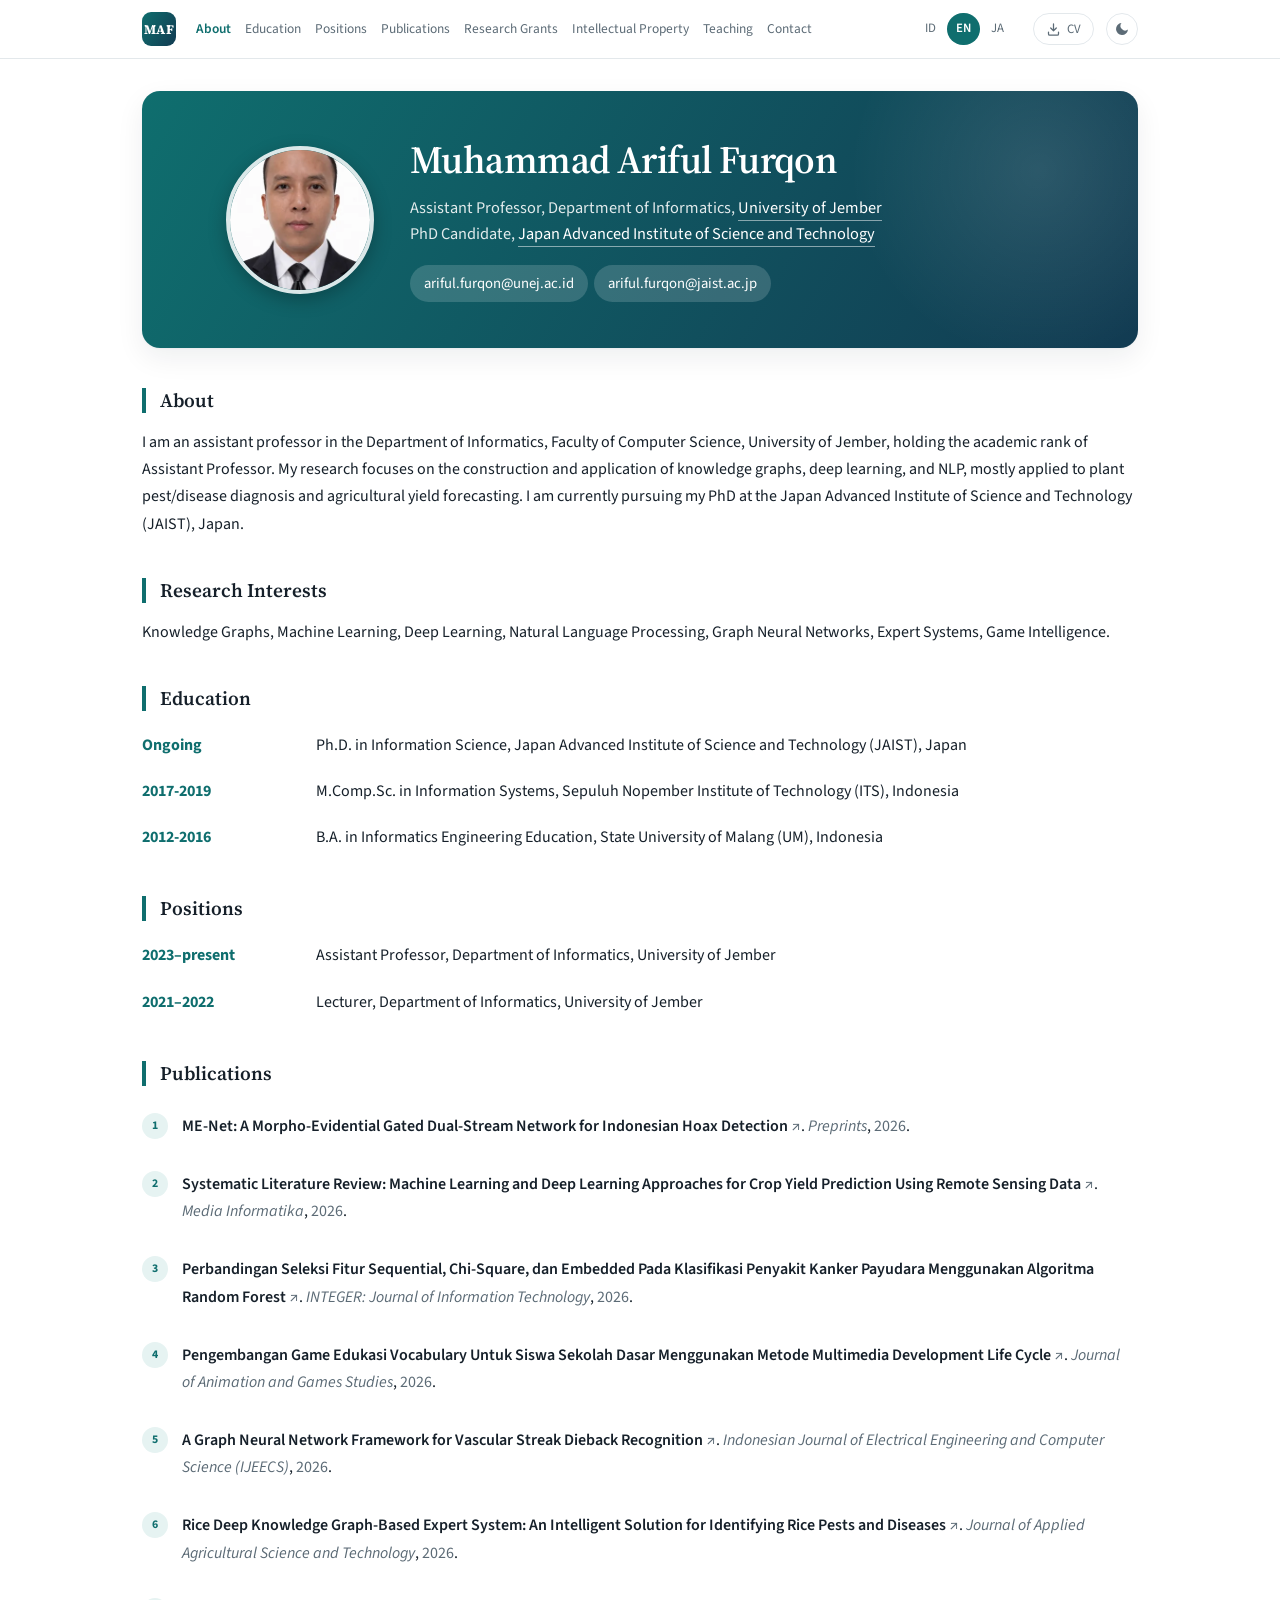
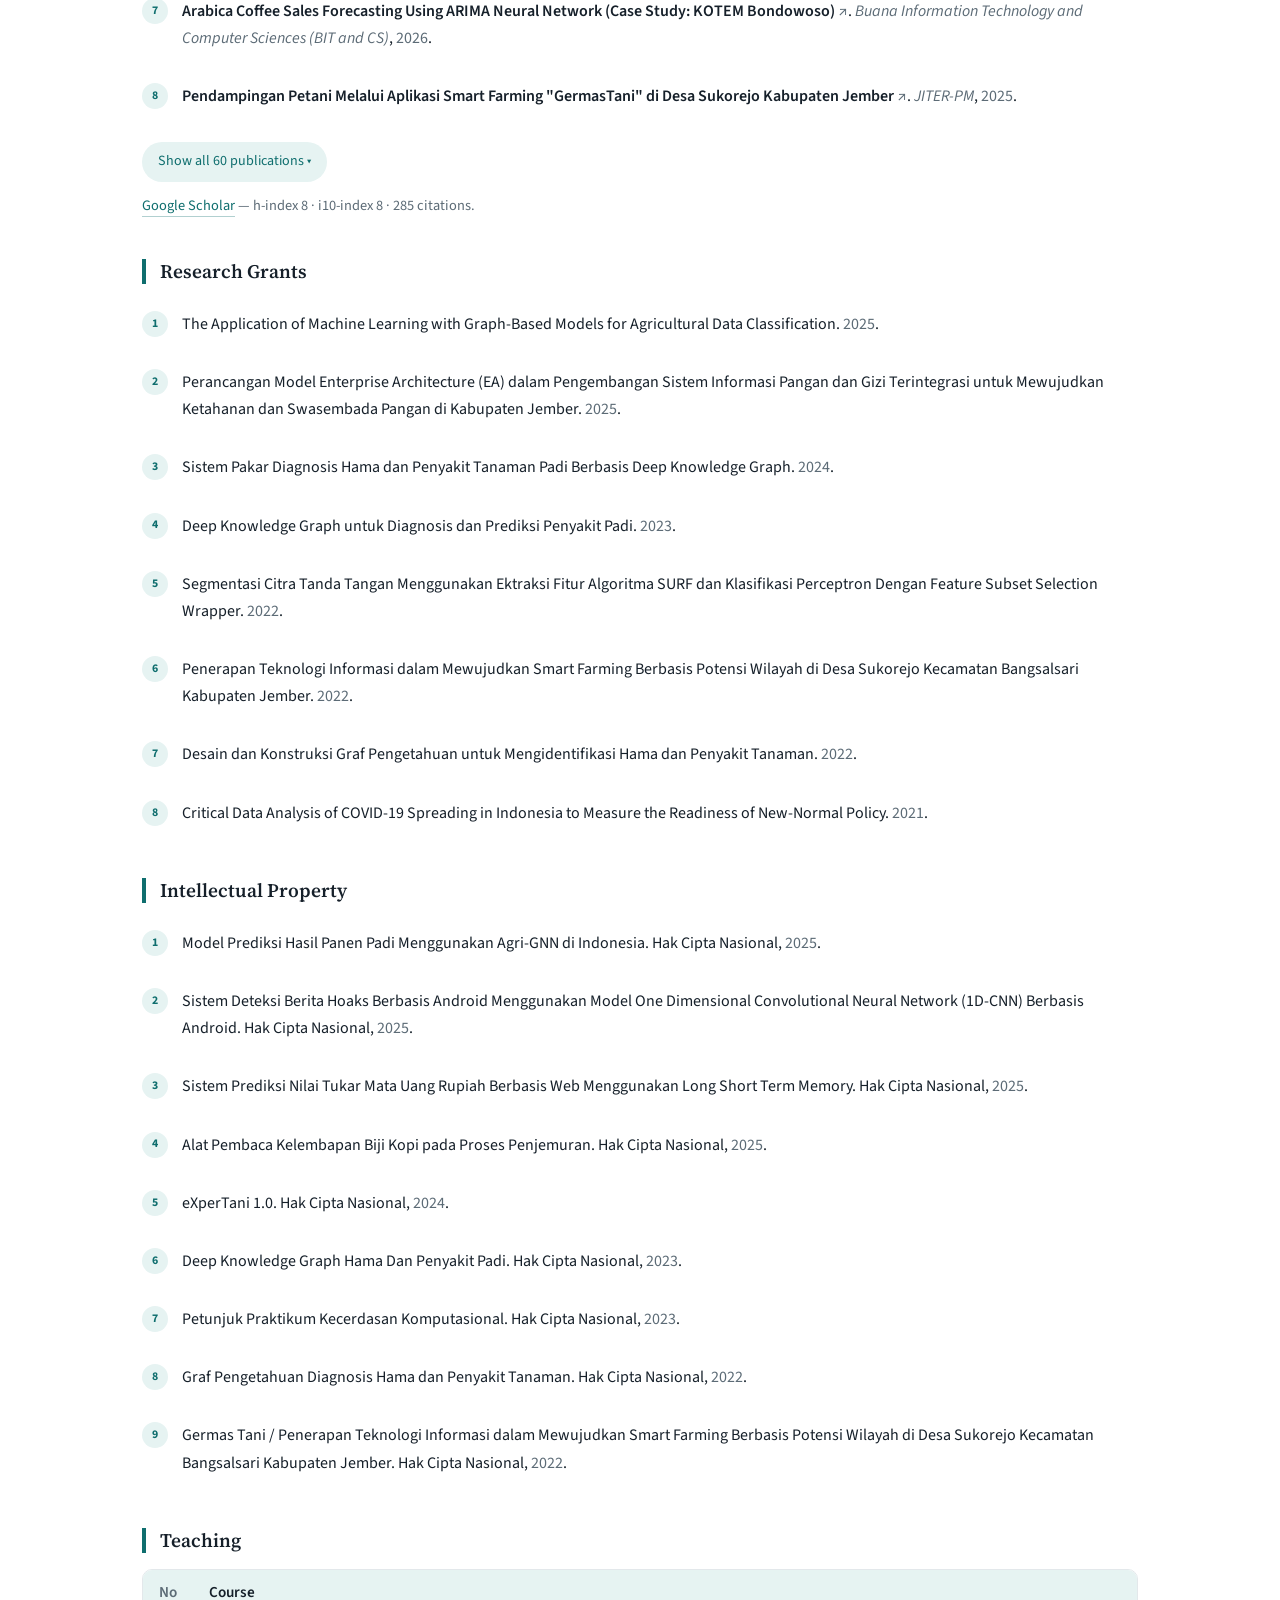
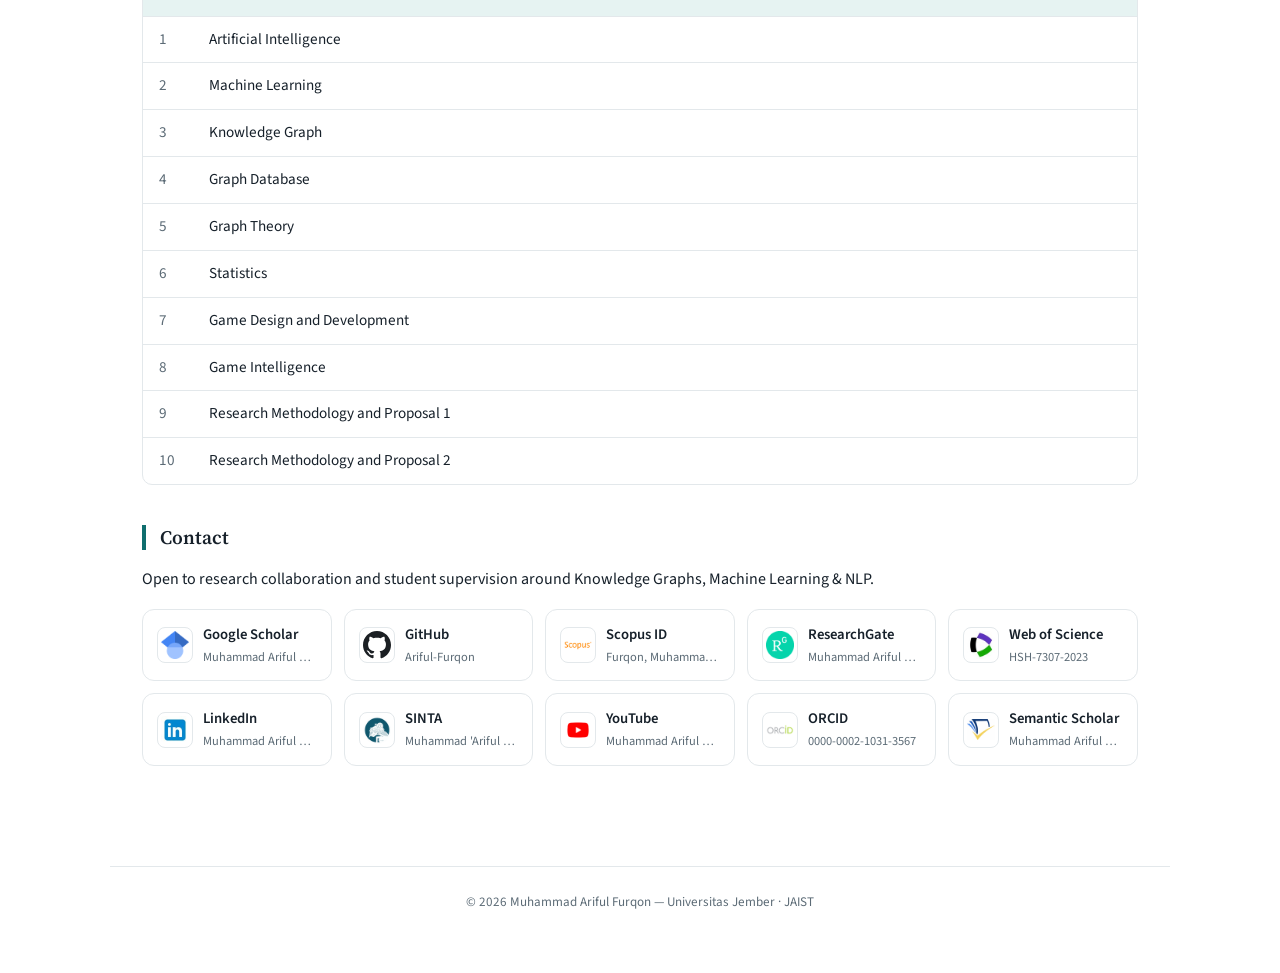
<file: en/index.html>
<!doctype html>
<html lang="en">
  <head>
    <meta charset="UTF-8" />
    <meta name="viewport" content="width=device-width, initial-scale=1.0" />
    <meta name="google-site-verification" content="8iporsV3x5sLImCn8BodMMA6R0atHB5v098R0QTlXys" />
    <meta name="description" content="Muhammad Ariful Furqon — Assistant Professor of Informatics, University of Jember; PhD candidate at JAIST, Japan. Research on knowledge graphs, machine learning, deep learning, and NLP for agriculture." />
    <meta name="author" content="Muhammad Ariful Furqon" />
    <meta name="keywords" content="Muhammad Ariful Furqon, Ariful Furqon, University of Jember informatics lecturer, JAIST PhD candidate, knowledge graph, machine learning, deep learning, natural language processing, graph neural network, expert system, smart farming" />
    <meta name="robots" content="index, follow, max-image-preview:large, max-snippet:-1, max-video-preview:-1" />
    <meta name="theme-color" content="#0f6e6e" />
    <title>Muhammad Ariful Furqon — Informatics, University of Jember &amp; JAIST</title>
    <link rel="icon" type="image/svg+xml" href="data:image/svg+xml,%3Csvg xmlns='http://www.w3.org/2000/svg' viewBox='0 0 64 64'%3E%3Crect width='64' height='64' rx='14' fill='%230f6e6e'/%3E%3Ctext x='32' y='42' font-family='Georgia,serif' font-size='24' font-weight='700' fill='%23ffffff' text-anchor='middle'%3EMAF%3C/text%3E%3C/svg%3E" />
    <link rel="apple-touch-icon" href="/img/apple-touch-icon.png" />
    <link rel="manifest" href="/site.webmanifest" />
    <link rel="canonical" href="https://ariful-furqon.github.io/en/" />
    <link rel="alternate" hreflang="id" href="https://ariful-furqon.github.io/" />
    <link rel="alternate" hreflang="en" href="https://ariful-furqon.github.io/en/" />
    <link rel="alternate" hreflang="ja" href="https://ariful-furqon.github.io/ja/" />
    <link rel="alternate" hreflang="x-default" href="https://ariful-furqon.github.io/" />
    <link rel="alternate" type="application/xml" title="Sitemap" href="https://ariful-furqon.github.io/sitemap.xml" />
    <link rel="preload" as="image" href="/img/avatar.webp" type="image/webp" fetchpriority="high" />
    <meta property="og:type" content="profile" />
    <meta property="og:site_name" content="Muhammad Ariful Furqon" />
    <meta property="og:locale" content="en_US" />
    <meta property="og:locale:alternate" content="id_ID" />
    <meta property="og:locale:alternate" content="ja_JP" />
    <meta property="profile:first_name" content="Muhammad Ariful" />
    <meta property="profile:last_name" content="Furqon" />
    <meta property="og:title" content="Muhammad Ariful Furqon — Informatics, University of Jember &amp; JAIST" />
    <meta property="og:description" content="Assistant Professor, Department of Informatics, University of Jember. PhD candidate at JAIST. Research on knowledge graphs, machine learning, and NLP." />
    <meta property="og:url" content="https://ariful-furqon.github.io/en/" />
    <meta property="og:image" content="https://ariful-furqon.github.io/img/Photograph.jpeg" />
    <meta property="og:image:width" content="1024" />
    <meta property="og:image:height" content="1367" />
    <meta property="og:image:secure_url" content="https://ariful-furqon.github.io/img/Photograph.jpeg" />
    <meta property="og:image:type" content="image/jpeg" />
    <meta property="og:image:alt" content="Photo of Muhammad Ariful Furqon" />
    <meta name="twitter:card" content="summary" />
    <meta name="twitter:title" content="Muhammad Ariful Furqon — Informatics, University of Jember &amp; JAIST" />
    <meta name="twitter:description" content="Assistant Professor, Department of Informatics, University of Jember. PhD candidate at JAIST. Research on knowledge graphs, machine learning, and NLP." />
    <meta name="twitter:image" content="https://ariful-furqon.github.io/img/Photograph.jpeg" />
    <meta name="twitter:image:alt" content="Photo of Muhammad Ariful Furqon" />
    <link rel="preconnect" href="https://fonts.googleapis.com" />
    <link rel="preconnect" href="https://fonts.gstatic.com" crossorigin />
    <link href="https://fonts.googleapis.com/css2?family=Source+Sans+3:wght@400;500;600;700&family=Source+Serif+4:wght@500;600;700&display=swap" rel="stylesheet" />
    <link rel="stylesheet" href="/style.css?v=29" />
    <script>
      (function () {
        try {
          var t = localStorage.getItem('theme');
          document.documentElement.setAttribute('data-theme', t === 'dark' ? 'dark' : 'light');
        } catch (e) {
          document.documentElement.setAttribute('data-theme', 'light');
        }
      })();
    </script>
    <script type="application/ld+json">
{
  "@context": "https://schema.org",
  "@graph": [
    {
      "@type": "ProfilePage",
      "@id": "https://ariful-furqon.github.io/en/#webpage",
      "url": "https://ariful-furqon.github.io/en/",
      "name": "Muhammad Ariful Furqon — Informatics, University of Jember & JAIST",
      "inLanguage": "en",
      "mainEntity": {
        "@id": "https://orcid.org/0000-0002-1031-3567"
      },
      "about": {
        "@id": "https://orcid.org/0000-0002-1031-3567"
      },
      "dateModified": "2026-09-22T00:00:00+07:00",
      "primaryImageOfPage": "https://ariful-furqon.github.io/img/Photograph.jpeg",
      "isPartOf": {
        "@id": "https://ariful-furqon.github.io/#website"
      },
      "hasPart": {
        "@id": "https://ariful-furqon.github.io/en/#publications"
      },
      "significantLink": [
        "https://scholar.google.com/citations?user=IkUbP6sAAAAJ&hl=en",
        "https://orcid.org/0000-0002-1031-3567",
        "https://sinta.kemdiktisaintek.go.id/authors/profile/6757022"
      ]
    },
    {
      "@type": "Person",
      "@id": "https://orcid.org/0000-0002-1031-3567",
      "name": "Muhammad Ariful Furqon",
      "alternateName": [
        "ムハンマド・アリフル・フルコン",
        "Ariful Furqon"
      ],
      "givenName": "Muhammad Ariful",
      "familyName": "Furqon",
      "identifier": "https://orcid.org/0000-0002-1031-3567",
      "url": "https://ariful-furqon.github.io/en/",
      "image": "https://ariful-furqon.github.io/img/Photograph.jpeg",
      "email": "mailto:ariful.furqon@unej.ac.id",
      "jobTitle": "Assistant Professor, Department of Informatics",
      "description": "Lecturer in the Department of Informatics, University of Jember, and PhD candidate at the Japan Advanced Institute of Science and Technology (JAIST). Research on knowledge graphs, machine learning, deep learning, and NLP for agriculture.",
      "worksFor": {
        "@type": "CollegeOrUniversity",
        "name": "Universitas Jember",
        "url": "https://unej.ac.id"
      },
      "affiliation": {
        "@type": "CollegeOrUniversity",
        "name": "Japan Advanced Institute of Science and Technology",
        "url": "https://www.jaist.ac.jp/english/"
      },
      "alumniOf": [
        {
          "@type": "CollegeOrUniversity",
          "name": "Institut Teknologi Sepuluh Nopember (ITS)",
          "url": "https://www.its.ac.id"
        },
        {
          "@type": "CollegeOrUniversity",
          "name": "Universitas Negeri Malang (UM)",
          "url": "https://um.ac.id"
        }
      ],
      "knowsAbout": [
        "Knowledge Graph",
        "Machine Learning",
        "Deep Learning",
        "Natural Language Processing",
        "Graph Neural Networks",
        "Expert Systems",
        "Game Intelligence"
      ],
      "knowsLanguage": [
        "id",
        "en",
        "ja"
      ],
      "mainEntityOfPage": {
        "@id": "https://ariful-furqon.github.io/en/#webpage"
      },
      "hasOccupation": {
        "@type": "Occupation",
        "name": "Informatics Lecturer",
        "occupationLocation": {
          "@type": "City",
          "name": "Jember"
        },
        "skills": "Knowledge Graph, Machine Learning, Deep Learning, Natural Language Processing"
      },
      "workLocation": {
        "@type": "Place",
        "address": {
          "@type": "PostalAddress",
          "addressLocality": "Jember",
          "addressRegion": "Jawa Timur",
          "addressCountry": "ID"
        }
      },
      "subjectOf": {
        "@id": "https://ariful-furqon.github.io/en/#publications"
      },
      "sameAs": [
        "https://scholar.google.com/citations?user=IkUbP6sAAAAJ&hl=en",
        "https://orcid.org/0000-0002-1031-3567",
        "https://www.scopus.com/authid/detail.uri?authorId=57209270001",
        "https://www.webofscience.com/wos/author/record/HSH-7307-2023",
        "https://www.researchgate.net/profile/Muhammad-Furqon-2",
        "https://sinta.kemdiktisaintek.go.id/authors/profile/6757022",
        "https://www.semanticscholar.org/author/Muhammad-Ariful-Furqon/121460337",
        "https://github.com/Ariful-Furqon",
        "https://www.linkedin.com/in/muhammad-ariful-furqon-669519133/",
        "https://www.youtube.com/c/MuhammadArifulFurqon"
      ]
    },
    {
      "@type": "WebSite",
      "@id": "https://ariful-furqon.github.io/#website",
      "url": "https://ariful-furqon.github.io/",
      "name": "Muhammad Ariful Furqon",
      "inLanguage": [
        "id",
        "en",
        "ja"
      ],
      "publisher": {
        "@id": "https://orcid.org/0000-0002-1031-3567"
      }
    },
    {
      "@type": "ItemList",
      "@id": "https://ariful-furqon.github.io/en/#publications",
      "name": "Publications by Muhammad Ariful Furqon",
      "description": "List of scholarly publications by Muhammad Ariful Furqon on knowledge graphs, machine learning, deep learning, and NLP.",
      "numberOfItems": 60,
      "itemListOrder": "https://schema.org/ItemListOrderDescending",
      "itemListElement": [
        {
          "@type": "ListItem",
          "position": 1,
          "item": {
            "@type": "ScholarlyArticle",
            "name": "ME-Net: A Morpho-Evidential Gated Dual-Stream Network for Indonesian Hoax Detection",
            "url": "https://scholar.google.com/scholar?q=ME-Net%3A%20A%20Morpho-Evidential%20Gated%20Dual-Stream%20Network%20for%20Indonesian%20Hoax%20Detection",
            "author": {
              "@id": "https://orcid.org/0000-0002-1031-3567"
            },
            "publisher": {
              "@type": "Organization",
              "name": "Preprints"
            },
            "datePublished": "2026"
          }
        },
        {
          "@type": "ListItem",
          "position": 2,
          "item": {
            "@type": "ScholarlyArticle",
            "name": "Systematic Literature Review: Machine Learning and Deep Learning Approaches for Crop Yield Prediction Using Remote Sensing Data",
            "url": "https://scholar.google.com/scholar?q=Systematic%20Literature%20Review%3A%20Machine%20Learning%20and%20Deep%20Learning%20Approaches%20for%20Crop%20Yield%20Prediction%20Using%20Remote%20Sensing%20Data",
            "author": {
              "@id": "https://orcid.org/0000-0002-1031-3567"
            },
            "publisher": {
              "@type": "Organization",
              "name": "Media Informatika"
            },
            "datePublished": "2026"
          }
        },
        {
          "@type": "ListItem",
          "position": 3,
          "item": {
            "@type": "ScholarlyArticle",
            "name": "Perbandingan Seleksi Fitur Sequential, Chi-Square, dan Embedded Pada Klasifikasi Penyakit Kanker Payudara Menggunakan Algoritma Random Forest",
            "url": "https://scholar.google.com/scholar?q=Perbandingan%20Seleksi%20Fitur%20Sequential%2C%20Chi-Square%2C%20dan%20Embedded%20Pada%20Klasifikasi%20Penyakit%20Kanker%20Payudara%20Menggunakan%20Algoritma%20Random%20Forest",
            "author": {
              "@id": "https://orcid.org/0000-0002-1031-3567"
            },
            "publisher": {
              "@type": "Organization",
              "name": "INTEGER: Journal of Information Technology"
            },
            "datePublished": "2026"
          }
        },
        {
          "@type": "ListItem",
          "position": 4,
          "item": {
            "@type": "ScholarlyArticle",
            "name": "Pengembangan Game Edukasi Vocabulary Untuk Siswa Sekolah Dasar Menggunakan Metode Multimedia Development Life Cycle",
            "url": "https://scholar.google.com/scholar?q=Pengembangan%20Game%20Edukasi%20Vocabulary%20Untuk%20Siswa%20Sekolah%20Dasar%20Menggunakan%20Metode%20Multimedia%20Development%20Life%20Cycle",
            "author": {
              "@id": "https://orcid.org/0000-0002-1031-3567"
            },
            "publisher": {
              "@type": "Organization",
              "name": "Journal of Animation and Games Studies"
            },
            "datePublished": "2026"
          }
        },
        {
          "@type": "ListItem",
          "position": 5,
          "item": {
            "@type": "ScholarlyArticle",
            "name": "A Graph Neural Network Framework for Vascular Streak Dieback Recognition",
            "url": "https://scholar.google.com/scholar?q=A%20Graph%20Neural%20Network%20Framework%20for%20Vascular%20Streak%20Dieback%20Recognition",
            "author": {
              "@id": "https://orcid.org/0000-0002-1031-3567"
            },
            "publisher": {
              "@type": "Organization",
              "name": "Indonesian Journal of Electrical Engineering and Computer Science (IJEECS)"
            },
            "datePublished": "2026"
          }
        },
        {
          "@type": "ListItem",
          "position": 6,
          "item": {
            "@type": "ScholarlyArticle",
            "name": "Rice Deep Knowledge Graph-Based Expert System: An Intelligent Solution for Identifying Rice Pests and Diseases",
            "url": "https://scholar.google.com/scholar?q=Rice%20Deep%20Knowledge%20Graph-Based%20Expert%20System%3A%20An%20Intelligent%20Solution%20for%20Identifying%20Rice%20Pests%20and%20Diseases",
            "author": {
              "@id": "https://orcid.org/0000-0002-1031-3567"
            },
            "publisher": {
              "@type": "Organization",
              "name": "Journal of Applied Agricultural Science and Technology"
            },
            "datePublished": "2026"
          }
        },
        {
          "@type": "ListItem",
          "position": 7,
          "item": {
            "@type": "ScholarlyArticle",
            "name": "Arabica Coffee Sales Forecasting Using ARIMA Neural Network (Case Study: KOTEM Bondowoso)",
            "url": "https://scholar.google.com/scholar?q=Arabica%20Coffee%20Sales%20Forecasting%20Using%20ARIMA%20Neural%20Network%20%28Case%20Study%3A%20KOTEM%20Bondowoso%29",
            "author": {
              "@id": "https://orcid.org/0000-0002-1031-3567"
            },
            "publisher": {
              "@type": "Organization",
              "name": "Buana Information Technology and Computer Sciences (BIT and CS)"
            },
            "datePublished": "2026"
          }
        },
        {
          "@type": "ListItem",
          "position": 8,
          "item": {
            "@type": "ScholarlyArticle",
            "name": "Pendampingan Petani Melalui Aplikasi Smart Farming \"GermasTani\" di Desa Sukorejo Kabupaten Jember",
            "url": "https://scholar.google.com/scholar?q=Pendampingan%20Petani%20Melalui%20Aplikasi%20Smart%20Farming%20%22GermasTani%22%20di%20Desa%20Sukorejo%20Kabupaten%20Jember",
            "author": {
              "@id": "https://orcid.org/0000-0002-1031-3567"
            },
            "publisher": {
              "@type": "Organization",
              "name": "JITER-PM"
            },
            "datePublished": "2025"
          }
        },
        {
          "@type": "ListItem",
          "position": 9,
          "item": {
            "@type": "ScholarlyArticle",
            "name": "Implementation of Finite State Machine in Flowchart-Based Visual Programming Game",
            "url": "https://scholar.google.com/scholar?q=Implementation%20of%20Finite%20State%20Machine%20in%20Flowchart-Based%20Visual%20Programming%20Game",
            "author": {
              "@id": "https://orcid.org/0000-0002-1031-3567"
            },
            "publisher": {
              "@type": "Organization",
              "name": "Journal of Games, Game Art, and Gamification (JGGAG)"
            },
            "datePublished": "2025"
          }
        },
        {
          "@type": "ListItem",
          "position": 10,
          "item": {
            "@type": "ScholarlyArticle",
            "name": "Implementation of Bidirectional Encoder Representations from Transformers in a Content-based Music Recommendation System for Digital Music Platform Users",
            "url": "https://scholar.google.com/scholar?q=Implementation%20of%20Bidirectional%20Encoder%20Representations%20from%20Transformers%20in%20a%20Content-based%20Music%20Recommendation%20System%20for%20Digital%20Music%20Platform%20Users",
            "author": {
              "@id": "https://orcid.org/0000-0002-1031-3567"
            },
            "publisher": {
              "@type": "Organization",
              "name": "Jurnal Elektronika dan Telekomunikasi"
            },
            "datePublished": "2025"
          }
        },
        {
          "@type": "ListItem",
          "position": 11,
          "item": {
            "@type": "ScholarlyArticle",
            "name": "Indonesia Rice Yields Forecasting Using Agri-Graph Neural Network",
            "url": "https://scholar.google.com/scholar?q=Indonesia%20Rice%20Yields%20Forecasting%20Using%20Agri-Graph%20Neural%20Network",
            "author": {
              "@id": "https://orcid.org/0000-0002-1031-3567"
            },
            "publisher": {
              "@type": "Organization",
              "name": "9th International Conference on Man-Machine Systems"
            },
            "datePublished": "2025"
          }
        },
        {
          "@type": "ListItem",
          "position": 12,
          "item": {
            "@type": "ScholarlyArticle",
            "name": "Prediction of the Use of Liquid Chemical Materials using Machine Learning Method",
            "url": "https://scholar.google.com/scholar?q=Prediction%20of%20the%20Use%20of%20Liquid%20Chemical%20Materials%20using%20Machine%20Learning%20Method",
            "author": {
              "@id": "https://orcid.org/0000-0002-1031-3567"
            },
            "publisher": {
              "@type": "Organization",
              "name": "International Journal of Engineering Trends and Technology"
            },
            "datePublished": "2025"
          }
        },
        {
          "@type": "ListItem",
          "position": 13,
          "item": {
            "@type": "ScholarlyArticle",
            "name": "3-Phase Power Monitoring System Using Schneider PM2100 and Internet of Things",
            "url": "https://scholar.google.com/scholar?q=3-Phase%20Power%20Monitoring%20System%20Using%20Schneider%20PM2100%20and%20Internet%20of%20Things",
            "author": {
              "@id": "https://orcid.org/0000-0002-1031-3567"
            },
            "publisher": {
              "@type": "Organization",
              "name": "2025 Tron Symposium (TRONSHOW)"
            },
            "datePublished": "2025"
          }
        },
        {
          "@type": "ListItem",
          "position": 14,
          "item": {
            "@type": "ScholarlyArticle",
            "name": "Prediksi Penjualan Kopi Bubuk Menggunakan Extreme Learning Machine (Studi Kasus: Kafe Tjap Daoen Bondowoso)",
            "url": "https://scholar.google.com/scholar?q=Prediksi%20Penjualan%20Kopi%20Bubuk%20Menggunakan%20Extreme%20Learning%20Machine%20%28Studi%20Kasus%3A%20Kafe%20Tjap%20Daoen%20Bondowoso%29",
            "author": {
              "@id": "https://orcid.org/0000-0002-1031-3567"
            },
            "publisher": {
              "@type": "Organization",
              "name": "Seminar Nasional Teknik Elektro, Sistem Informasi, dan Teknik Informatika"
            },
            "datePublished": "2025"
          }
        },
        {
          "@type": "ListItem",
          "position": 15,
          "item": {
            "@type": "ScholarlyArticle",
            "name": "Indonesian Hoax News Detection Using One-Dimensional Convolutional Neural Network",
            "url": "https://scholar.google.com/scholar?q=Indonesian%20Hoax%20News%20Detection%20Using%20One-Dimensional%20Convolutional%20Neural%20Network",
            "author": {
              "@id": "https://orcid.org/0000-0002-1031-3567"
            },
            "publisher": {
              "@type": "Organization",
              "name": "Jurnal Nasional Teknik Elektro dan Teknologi Informasi"
            },
            "datePublished": "2025"
          }
        },
        {
          "@type": "ListItem",
          "position": 16,
          "item": {
            "@type": "ScholarlyArticle",
            "name": "Pemberdayaan Masyarakat Desa Antirogo Melalui Peningkatan Kapasitas Kelembagaan Desa Bermutu",
            "url": "https://scholar.google.com/scholar?q=Pemberdayaan%20Masyarakat%20Desa%20Antirogo%20Melalui%20Peningkatan%20Kapasitas%20Kelembagaan%20Desa%20Bermutu",
            "author": {
              "@id": "https://orcid.org/0000-0002-1031-3567"
            },
            "publisher": {
              "@type": "Organization",
              "name": "INTEGRITAS: Jurnal Pengabdian"
            },
            "datePublished": "2025"
          }
        },
        {
          "@type": "ListItem",
          "position": 17,
          "item": {
            "@type": "ScholarlyArticle",
            "name": "Forecasting the Average Bulk Cooking Oil Prices in Indonesia Using the Chen Fuzzy Time Series Method",
            "url": "https://scholar.google.com/scholar?q=Forecasting%20the%20Average%20Bulk%20Cooking%20Oil%20Prices%20in%20Indonesia%20Using%20the%20Chen%20Fuzzy%20Time%20Series%20Method",
            "author": {
              "@id": "https://orcid.org/0000-0002-1031-3567"
            },
            "publisher": {
              "@type": "Organization",
              "name": "Preprints"
            },
            "datePublished": "2025"
          }
        },
        {
          "@type": "ListItem",
          "position": 18,
          "item": {
            "@type": "ScholarlyArticle",
            "name": "Combining Rule Based, Lexicon Based and Support Vector Machine for Improve Accuracy in Sentiment Analysis of ChatGPT Usage",
            "url": "https://scholar.google.com/scholar?q=Combining%20Rule%20Based%2C%20Lexicon%20Based%20and%20Support%20Vector%20Machine%20for%20Improve%20Accuracy%20in%20Sentiment%20Analysis%20of%20ChatGPT%20Usage",
            "author": {
              "@id": "https://orcid.org/0000-0002-1031-3567"
            },
            "publisher": {
              "@type": "Organization",
              "name": "Journal of Research in Artificial Intelligence for Systems and Applications (RAISA)"
            },
            "datePublished": "2025"
          }
        },
        {
          "@type": "ListItem",
          "position": 19,
          "item": {
            "@type": "ScholarlyArticle",
            "name": "Banana Pest And Disease Expert System Using Forward Chaining and Certainty Factor",
            "url": "https://scholar.google.com/scholar?q=Banana%20Pest%20And%20Disease%20Expert%20System%20Using%20Forward%20Chaining%20and%20Certainty%20Factor",
            "author": {
              "@id": "https://orcid.org/0000-0002-1031-3567"
            },
            "publisher": {
              "@type": "Organization",
              "name": "Journal of Research in Artificial Intelligence for Systems and Applications (RAISA)"
            },
            "datePublished": "2025"
          }
        },
        {
          "@type": "ListItem",
          "position": 20,
          "item": {
            "@type": "ScholarlyArticle",
            "name": "Deteksi Berita Hoaks Berbahasa Indonesia Menggunakan One-Dimensional Convolutional Neural Network",
            "url": "https://scholar.google.com/scholar?q=Deteksi%20Berita%20Hoaks%20Berbahasa%20Indonesia%20Menggunakan%20One-Dimensional%20Convolutional%20Neural%20Network",
            "author": {
              "@id": "https://orcid.org/0000-0002-1031-3567"
            },
            "publisher": {
              "@type": "Organization",
              "name": "Jurnal Nasional Teknik Elektro dan Teknologi Informasi"
            },
            "datePublished": "2025"
          }
        },
        {
          "@type": "ListItem",
          "position": 21,
          "item": {
            "@type": "ScholarlyArticle",
            "name": "Segmentasi Citra Tanda Tangan Menggunakan Fitur Titik SURF dan Klasifikasi Jaringan Syaraf Tiruan",
            "url": "https://scholar.google.com/scholar?q=Segmentasi%20Citra%20Tanda%20Tangan%20Menggunakan%20Fitur%20Titik%20SURF%20dan%20Klasifikasi%20Jaringan%20Syaraf%20Tiruan",
            "author": {
              "@id": "https://orcid.org/0000-0002-1031-3567"
            },
            "publisher": {
              "@type": "Organization",
              "name": "INFORMAL: Informatics Journal"
            },
            "datePublished": "2024"
          }
        },
        {
          "@type": "ListItem",
          "position": 22,
          "item": {
            "@type": "ScholarlyArticle",
            "name": "Sentiment Analysis of Universitas Jember Sister for Student Application Using Gaussian Naive Bayes and N-Gram",
            "url": "https://scholar.google.com/scholar?q=Sentiment%20Analysis%20of%20Universitas%20Jember%20Sister%20for%20Student%20Application%20Using%20Gaussian%20Naive%20Bayes%20and%20N-Gram",
            "author": {
              "@id": "https://orcid.org/0000-0002-1031-3567"
            },
            "publisher": {
              "@type": "Organization",
              "name": "Journal of Innovation Information Technology and Application (JINITA)"
            },
            "datePublished": "2024"
          }
        },
        {
          "@type": "ListItem",
          "position": 23,
          "item": {
            "@type": "ScholarlyArticle",
            "name": "Harmoni Multikultural: Membangun Kebersamaan di Tengah Perbedaan untuk Kaum Milenial",
            "url": "https://scholar.google.com/scholar?q=Harmoni%20Multikultural%3A%20Membangun%20Kebersamaan%20di%20Tengah%20Perbedaan%20untuk%20Kaum%20Milenial",
            "author": {
              "@id": "https://orcid.org/0000-0002-1031-3567"
            },
            "publisher": {
              "@type": "Organization",
              "name": "ABDISOSHUM: Jurnal Pengabdian Masyarakat"
            },
            "datePublished": "2024"
          }
        },
        {
          "@type": "ListItem",
          "position": 24,
          "item": {
            "@type": "ScholarlyArticle",
            "name": "Improving Software Defect Prediction Using a Combination of Ant Colony Optimization-based Feature Selection and Ensemble Technique",
            "url": "https://scholar.google.com/scholar?q=Improving%20Software%20Defect%20Prediction%20Using%20a%20Combination%20of%20Ant%20Colony%20Optimization-based%20Feature%20Selection%20and%20Ensemble%20Technique",
            "author": {
              "@id": "https://orcid.org/0000-0002-1031-3567"
            },
            "publisher": {
              "@type": "Organization",
              "name": "Kinetik: Game Technology, Information System, Computer Network, Computing, Electronics, and Control"
            },
            "datePublished": "2024"
          }
        },
        {
          "@type": "ListItem",
          "position": 25,
          "item": {
            "@type": "ScholarlyArticle",
            "name": "Penerapan Metode Fuzzy Time Series Cheng Pada Peramalan Inflasi di Indonesia",
            "url": "https://scholar.google.com/scholar?q=Penerapan%20Metode%20Fuzzy%20Time%20Series%20Cheng%20Pada%20Peramalan%20Inflasi%20di%20Indonesia",
            "author": {
              "@id": "https://orcid.org/0000-0002-1031-3567"
            },
            "publisher": {
              "@type": "Organization",
              "name": "Komputika: Jurnal Sistem Komputer"
            },
            "datePublished": "2024"
          }
        },
        {
          "@type": "ListItem",
          "position": 26,
          "item": {
            "@type": "ScholarlyArticle",
            "name": "Implementation of Finite State Machine to Determine The Behaviour of Non-Playable Character in Leadership Simulation Game",
            "url": "https://scholar.google.com/scholar?q=Implementation%20of%20Finite%20State%20Machine%20to%20Determine%20The%20Behaviour%20of%20Non-Playable%20Character%20in%20Leadership%20Simulation%20Game",
            "author": {
              "@id": "https://orcid.org/0000-0002-1031-3567"
            },
            "publisher": {
              "@type": "Organization",
              "name": "Journal of Games, Game Art, and Gamification"
            },
            "datePublished": "2024"
          }
        },
        {
          "@type": "ListItem",
          "position": 27,
          "item": {
            "@type": "ScholarlyArticle",
            "name": "Drug Sales Forecasting Using Single Exponential Smoothing (Case Study: NDM Pharmacy)",
            "url": "https://scholar.google.com/scholar?q=Drug%20Sales%20Forecasting%20Using%20Single%20Exponential%20Smoothing%20%28Case%20Study%3A%20NDM%20Pharmacy%29",
            "author": {
              "@id": "https://orcid.org/0000-0002-1031-3567"
            },
            "publisher": {
              "@type": "Organization",
              "name": "2nd International Conference on Neural Networks and Machine Learning"
            },
            "datePublished": "2024"
          }
        },
        {
          "@type": "ListItem",
          "position": 28,
          "item": {
            "@type": "ScholarlyArticle",
            "name": "Critical Exploratory Data Analysis on Stroke Prediction Dataset",
            "url": "https://scholar.google.com/scholar?q=Critical%20Exploratory%20Data%20Analysis%20on%20Stroke%20Prediction%20Dataset",
            "author": {
              "@id": "https://orcid.org/0000-0002-1031-3567"
            },
            "publisher": {
              "@type": "Organization",
              "name": "Jurnal Komputer Terapan"
            },
            "datePublished": "2024"
          }
        },
        {
          "@type": "ListItem",
          "position": 29,
          "item": {
            "@type": "ScholarlyArticle",
            "name": "Pelatihan Pemrograman Visual Kodular Bagi Siswa SMPS Mitra Patrang Jember",
            "url": "https://scholar.google.com/scholar?q=Pelatihan%20Pemrograman%20Visual%20Kodular%20Bagi%20Siswa%20SMPS%20Mitra%20Patrang%20Jember",
            "author": {
              "@id": "https://orcid.org/0000-0002-1031-3567"
            },
            "publisher": {
              "@type": "Organization",
              "name": "Abdiformatika: Jurnal Pengabdian Masyarakat Informatika"
            },
            "datePublished": "2024"
          }
        },
        {
          "@type": "ListItem",
          "position": 30,
          "item": {
            "@type": "ScholarlyArticle",
            "name": "Pelatihan dan Pengenalan Teknologi Informasi (TI) Dasar untuk Anak-anak Desa Ampelan Bondowoso",
            "url": "https://scholar.google.com/scholar?q=Pelatihan%20dan%20Pengenalan%20Teknologi%20Informasi%20%28TI%29%20Dasar%20untuk%20Anak-anak%20Desa%20Ampelan%20Bondowoso",
            "author": {
              "@id": "https://orcid.org/0000-0002-1031-3567"
            },
            "datePublished": "2024"
          }
        },
        {
          "@type": "ListItem",
          "position": 31,
          "item": {
            "@type": "ScholarlyArticle",
            "name": "Customer Relationship Management System at Aesthetic Clinic",
            "url": "https://scholar.google.com/scholar?q=Customer%20Relationship%20Management%20System%20at%20Aesthetic%20Clinic",
            "author": {
              "@id": "https://orcid.org/0000-0002-1031-3567"
            },
            "publisher": {
              "@type": "Organization",
              "name": "Jurnal Komputer Terapan"
            },
            "datePublished": "2023"
          }
        },
        {
          "@type": "ListItem",
          "position": 32,
          "item": {
            "@type": "ScholarlyArticle",
            "name": "Implementasi Metode Holt-Winters Multiplicative pada Sistem Peramalan Pengunjung Objek Wisata Kawah Ijen Kabupaten Bondowoso",
            "url": "https://scholar.google.com/scholar?q=Implementasi%20Metode%20Holt-Winters%20Multiplicative%20pada%20Sistem%20Peramalan%20Pengunjung%20Objek%20Wisata%20Kawah%20Ijen%20Kabupaten%20Bondowoso",
            "author": {
              "@id": "https://orcid.org/0000-0002-1031-3567"
            },
            "publisher": {
              "@type": "Organization",
              "name": "Simetris: Jurnal Teknik Mesin, Elektro dan Ilmu Komputer"
            },
            "datePublished": "2023"
          }
        },
        {
          "@type": "ListItem",
          "position": 33,
          "item": {
            "@type": "ScholarlyArticle",
            "name": "Communication Effectiveness Model for Farmer Behavior Changes in Utilizing Information Technology",
            "url": "https://scholar.google.com/scholar?q=Communication%20Effectiveness%20Model%20for%20Farmer%20Behavior%20Changes%20in%20Utilizing%20Information%20Technology",
            "author": {
              "@id": "https://orcid.org/0000-0002-1031-3567"
            },
            "publisher": {
              "@type": "Organization",
              "name": "International Journal of Agriculture and Forestry"
            },
            "datePublished": "2023"
          }
        },
        {
          "@type": "ListItem",
          "position": 34,
          "item": {
            "@type": "ScholarlyArticle",
            "name": "Prediksi Harga Cabai Rawit di Provinsi Jawa Timur Menggunakan Metode Fuzzy Time Series Model Lee",
            "url": "https://scholar.google.com/scholar?q=Prediksi%20Harga%20Cabai%20Rawit%20di%20Provinsi%20Jawa%20Timur%20Menggunakan%20Metode%20Fuzzy%20Time%20Series%20Model%20Lee",
            "author": {
              "@id": "https://orcid.org/0000-0002-1031-3567"
            },
            "publisher": {
              "@type": "Organization",
              "name": "Komputika: Jurnal Sistem Komputer"
            },
            "datePublished": "2023"
          }
        },
        {
          "@type": "ListItem",
          "position": 35,
          "item": {
            "@type": "ScholarlyArticle",
            "name": "Virtual Assistant for Thesis Technical Guide Using Artificial Neural Network",
            "url": "https://scholar.google.com/scholar?q=Virtual%20Assistant%20for%20Thesis%20Technical%20Guide%20Using%20Artificial%20Neural%20Network",
            "author": {
              "@id": "https://orcid.org/0000-0002-1031-3567"
            },
            "publisher": {
              "@type": "Organization",
              "name": "Indonesian Journal of Artificial Intelligence and Data Mining"
            },
            "datePublished": "2023"
          }
        },
        {
          "@type": "ListItem",
          "position": 36,
          "item": {
            "@type": "ScholarlyArticle",
            "name": "Peningkatan Layanan Warga Sebagai Pendukung Tercapainya SDG's Desa Melalui Perbaikan Layanan Internet Service Desa",
            "url": "https://scholar.google.com/scholar?q=Peningkatan%20Layanan%20Warga%20Sebagai%20Pendukung%20Tercapainya%20SDG%27s%20Desa%20Melalui%20Perbaikan%20Layanan%20Internet%20Service%20Desa",
            "author": {
              "@id": "https://orcid.org/0000-0002-1031-3567"
            },
            "publisher": {
              "@type": "Organization",
              "name": "Jurnal Pengabdian Masyarakat IPTEKS"
            },
            "datePublished": "2023"
          }
        },
        {
          "@type": "ListItem",
          "position": 37,
          "item": {
            "@type": "ScholarlyArticle",
            "name": "Sistem Peramalan Stok Kaos Sablon dengan Weight Moving Average",
            "url": "https://scholar.google.com/scholar?q=Sistem%20Peramalan%20Stok%20Kaos%20Sablon%20dengan%20Weight%20Moving%20Average",
            "author": {
              "@id": "https://orcid.org/0000-0002-1031-3567"
            },
            "publisher": {
              "@type": "Organization",
              "name": "Jurnal Komputer Terapan"
            },
            "datePublished": "2023"
          }
        },
        {
          "@type": "ListItem",
          "position": 38,
          "item": {
            "@type": "ScholarlyArticle",
            "name": "Knowledge Graph Construction for Rice Pests and Diseases",
            "url": "https://scholar.google.com/scholar?q=Knowledge%20Graph%20Construction%20for%20Rice%20Pests%20and%20Diseases",
            "author": {
              "@id": "https://orcid.org/0000-0002-1031-3567"
            },
            "publisher": {
              "@type": "Organization",
              "name": "International Journal of Artificial Intelligence Research"
            },
            "datePublished": "2023"
          }
        },
        {
          "@type": "ListItem",
          "position": 39,
          "item": {
            "@type": "ScholarlyArticle",
            "name": "Small Medium Enterprise Data Visualization Analysis as Strategic Business Development",
            "url": "https://scholar.google.com/scholar?q=Small%20Medium%20Enterprise%20Data%20Visualization%20Analysis%20as%20Strategic%20Business%20Development",
            "author": {
              "@id": "https://orcid.org/0000-0002-1031-3567"
            },
            "publisher": {
              "@type": "Organization",
              "name": "E3S Web of Conferences"
            },
            "datePublished": "2023"
          }
        },
        {
          "@type": "ListItem",
          "position": 40,
          "item": {
            "@type": "ScholarlyArticle",
            "name": "Pelatihan Pemanfaatan Google Sites dan Integrasi Nama Domain Sebagai Sarana Publikasi Informasi pada TKIT Buah Hati Kita Jember",
            "url": "https://scholar.google.com/scholar?q=Pelatihan%20Pemanfaatan%20Google%20Sites%20dan%20Integrasi%20Nama%20Domain%20Sebagai%20Sarana%20Publikasi%20Informasi%20pada%20TKIT%20Buah%20Hati%20Kita%20Jember",
            "author": {
              "@id": "https://orcid.org/0000-0002-1031-3567"
            },
            "publisher": {
              "@type": "Organization",
              "name": "Ilmu Komputer untuk Masyarakat"
            },
            "datePublished": "2022"
          }
        },
        {
          "@type": "ListItem",
          "position": 41,
          "item": {
            "@type": "ScholarlyArticle",
            "name": "Knowledge Graph Modeling in Healthcare: A Bibliometric Analysis",
            "url": "https://scholar.google.com/scholar?q=Knowledge%20Graph%20Modeling%20in%20Healthcare%3A%20A%20Bibliometric%20Analysis",
            "author": {
              "@id": "https://orcid.org/0000-0002-1031-3567"
            },
            "publisher": {
              "@type": "Organization",
              "name": "Jurnal Komputer Terapan"
            },
            "datePublished": "2022"
          }
        },
        {
          "@type": "ListItem",
          "position": 42,
          "item": {
            "@type": "ScholarlyArticle",
            "name": "Rancang Bangun Sistem E-Commerce untuk Usaha Penjualan Elektronik",
            "url": "https://scholar.google.com/scholar?q=Rancang%20Bangun%20Sistem%20E-Commerce%20untuk%20Usaha%20Penjualan%20Elektronik",
            "author": {
              "@id": "https://orcid.org/0000-0002-1031-3567"
            },
            "publisher": {
              "@type": "Organization",
              "name": "Jurnal Nasional Teknologi dan Sistem Informasi"
            },
            "datePublished": "2022"
          }
        },
        {
          "@type": "ListItem",
          "position": 43,
          "item": {
            "@type": "ScholarlyArticle",
            "name": "Arrhythmia Classification Using EfficientNet-V2 with 2-D Scalogram Image Representation",
            "url": "https://scholar.google.com/scholar?q=Arrhythmia%20Classification%20Using%20EfficientNet-V2%20with%202-D%20Scalogram%20Image%20Representation",
            "author": {
              "@id": "https://orcid.org/0000-0002-1031-3567"
            },
            "publisher": {
              "@type": "Organization",
              "name": "2021 TRON Symposium"
            },
            "datePublished": "2021"
          }
        },
        {
          "@type": "ListItem",
          "position": 44,
          "item": {
            "@type": "ScholarlyArticle",
            "name": "IT-Architecture Study Literature Research Collaboration: Malay Architecture Context",
            "url": "https://scholar.google.com/scholar?q=IT-Architecture%20Study%20Literature%20Research%20Collaboration%3A%20Malay%20Architecture%20Context",
            "author": {
              "@id": "https://orcid.org/0000-0002-1031-3567"
            },
            "publisher": {
              "@type": "Organization",
              "name": "JOIV: International Journal on Informatics Visualization"
            },
            "datePublished": "2021"
          }
        },
        {
          "@type": "ListItem",
          "position": 45,
          "item": {
            "@type": "ScholarlyArticle",
            "name": "The FMEA Traditional Modifications (FMEA Improvement) in IT Risk Assessment",
            "url": "https://scholar.google.com/scholar?q=The%20FMEA%20Traditional%20Modifications%20%28FMEA%20Improvement%29%20in%20IT%20Risk%20Assessment",
            "author": {
              "@id": "https://orcid.org/0000-0002-1031-3567"
            },
            "publisher": {
              "@type": "Organization",
              "name": "International Applied Business and Engineering Conference"
            },
            "datePublished": "2021"
          }
        },
        {
          "@type": "ListItem",
          "position": 46,
          "item": {
            "@type": "ScholarlyArticle",
            "name": "Graph Database Modelling on Malay Architecture IFC Data",
            "url": "https://scholar.google.com/scholar?q=Graph%20Database%20Modelling%20on%20Malay%20Architecture%20IFC%20Data",
            "author": {
              "@id": "https://orcid.org/0000-0002-1031-3567"
            },
            "publisher": {
              "@type": "Organization",
              "name": "4th International Conference of Contemporary Affairs in Architecture and Urbanism (ICCAUA-2021)"
            },
            "datePublished": "2021"
          }
        },
        {
          "@type": "ListItem",
          "position": 47,
          "item": {
            "@type": "ScholarlyArticle",
            "name": "Akuisisi Data Media Sosial Pemerintah untuk Menganalisis Keterbukaan Informasi Penyebaran COVID-19",
            "url": "https://scholar.google.com/scholar?q=Akuisisi%20Data%20Media%20Sosial%20Pemerintah%20untuk%20Menganalisis%20Keterbukaan%20Informasi%20Penyebaran%20COVID-19",
            "author": {
              "@id": "https://orcid.org/0000-0002-1031-3567"
            },
            "publisher": {
              "@type": "Organization",
              "name": "Jurnal Sosioteknologi"
            },
            "datePublished": "2021"
          }
        },
        {
          "@type": "ListItem",
          "position": 48,
          "item": {
            "@type": "ScholarlyArticle",
            "name": "Ulasan Literatur: Faktor-Faktor yang Mempengaruhi Adopsi Mobile Cloud Computing pada Mahasiswa",
            "url": "https://scholar.google.com/scholar?q=Ulasan%20Literatur%3A%20Faktor-Faktor%20yang%20Mempengaruhi%20Adopsi%20Mobile%20Cloud%20Computing%20pada%20Mahasiswa",
            "author": {
              "@id": "https://orcid.org/0000-0002-1031-3567"
            },
            "publisher": {
              "@type": "Organization",
              "name": "Ultimatics: Jurnal Teknik Informatika"
            },
            "datePublished": "2020"
          }
        },
        {
          "@type": "ListItem",
          "position": 49,
          "item": {
            "@type": "ScholarlyArticle",
            "name": "Critical Data Analysis of COVID-19 Spreading in Indonesia to Measure the Readiness of New-Normal Policy",
            "url": "https://scholar.google.com/scholar?q=Critical%20Data%20Analysis%20of%20COVID-19%20Spreading%20in%20Indonesia%20to%20Measure%20the%20Readiness%20of%20New-Normal%20Policy",
            "author": {
              "@id": "https://orcid.org/0000-0002-1031-3567"
            },
            "publisher": {
              "@type": "Organization",
              "name": "arXiv preprint"
            },
            "datePublished": "2020"
          }
        },
        {
          "@type": "ListItem",
          "position": 50,
          "item": {
            "@type": "ScholarlyArticle",
            "name": "Interaction Effect of System, Information and Service Quality on Intention to Use and User Satisfaction",
            "url": "https://scholar.google.com/scholar?q=Interaction%20Effect%20of%20System%2C%20Information%20and%20Service%20Quality%20on%20Intention%20to%20Use%20and%20User%20Satisfaction",
            "author": {
              "@id": "https://orcid.org/0000-0002-1031-3567"
            },
            "publisher": {
              "@type": "Organization",
              "name": "2020 6th Information Technology International Seminar (ITIS)"
            },
            "datePublished": "2020"
          }
        },
        {
          "@type": "ListItem",
          "position": 51,
          "item": {
            "@type": "ScholarlyArticle",
            "name": "SARIMA and Holt-Winters Seasonal Methods for Time Series Forecasting in Tuberculosis Case",
            "url": "https://scholar.google.com/scholar?q=SARIMA%20and%20Holt-Winters%20Seasonal%20Methods%20for%20Time%20Series%20Forecasting%20in%20Tuberculosis%20Case",
            "author": {
              "@id": "https://orcid.org/0000-0002-1031-3567"
            },
            "publisher": {
              "@type": "Organization",
              "name": "2020 4th International Conference on Vocational Education and Training"
            },
            "datePublished": "2020"
          }
        },
        {
          "@type": "ListItem",
          "position": 52,
          "item": {
            "@type": "ScholarlyArticle",
            "name": "Indonesia's Public Application Programming Interface (API)",
            "url": "https://scholar.google.com/scholar?q=Indonesia%27s%20Public%20Application%20Programming%20Interface%20%28API%29",
            "author": {
              "@id": "https://orcid.org/0000-0002-1031-3567"
            },
            "publisher": {
              "@type": "Organization",
              "name": "Jurnal Penelitian Pos dan Informatika"
            },
            "datePublished": "2019"
          }
        },
        {
          "@type": "ListItem",
          "position": 53,
          "item": {
            "@type": "ScholarlyArticle",
            "name": "Sistem Pendukung Keputusan dalam Biomedis: Prediksi Gagal Jantung Kongestif Menggunakan Semantic Bayesian Network",
            "url": "https://scholar.google.com/scholar?q=Sistem%20Pendukung%20Keputusan%20dalam%20Biomedis%3A%20Prediksi%20Gagal%20Jantung%20Kongestif%20Menggunakan%20Semantic%20Bayesian%20Network",
            "author": {
              "@id": "https://orcid.org/0000-0002-1031-3567"
            },
            "publisher": {
              "@type": "Organization",
              "name": "Tesis, Institut Teknologi Sepuluh Nopember"
            },
            "datePublished": "2019"
          }
        },
        {
          "@type": "ListItem",
          "position": 54,
          "item": {
            "@type": "ScholarlyArticle",
            "name": "Heart Failure Decision Support System Using Semantic Web Approach",
            "url": "https://scholar.google.com/scholar?q=Heart%20Failure%20Decision%20Support%20System%20Using%20Semantic%20Web%20Approach",
            "author": {
              "@id": "https://orcid.org/0000-0002-1031-3567"
            },
            "publisher": {
              "@type": "Organization",
              "name": "2018 3rd International Conference on Information Technology, Information Systems and Electrical Engineering"
            },
            "datePublished": "2018"
          }
        },
        {
          "@type": "ListItem",
          "position": 55,
          "item": {
            "@type": "ScholarlyArticle",
            "name": "Analisis Jenis Posting Media Sosial Pemerintah Daerah di Indonesia Berdasarkan Like dan Analisis Sentimental Masyarakat",
            "url": "https://scholar.google.com/scholar?q=Analisis%20Jenis%20Posting%20Media%20Sosial%20Pemerintah%20Daerah%20di%20Indonesia%20Berdasarkan%20Like%20dan%20Analisis%20Sentimental%20Masyarakat",
            "author": {
              "@id": "https://orcid.org/0000-0002-1031-3567"
            },
            "publisher": {
              "@type": "Organization",
              "name": "Jurnal Sosioteknologi"
            },
            "datePublished": "2018"
          }
        },
        {
          "@type": "ListItem",
          "position": 56,
          "item": {
            "@type": "ScholarlyArticle",
            "name": "Literature Review on Extended Use Case in Modeling Non-functional Requirement",
            "url": "https://scholar.google.com/scholar?q=Literature%20Review%20on%20Extended%20Use%20Case%20in%20Modeling%20Non-functional%20Requirement",
            "author": {
              "@id": "https://orcid.org/0000-0002-1031-3567"
            },
            "publisher": {
              "@type": "Organization",
              "name": "International Journal of Scientific Research in Computer Science, Engineering and Information Technology"
            },
            "datePublished": "2018"
          }
        },
        {
          "@type": "ListItem",
          "position": 57,
          "item": {
            "@type": "ScholarlyArticle",
            "name": "A Survey of Web Technologies Used in Indonesia Local Governments",
            "url": "https://scholar.google.com/scholar?q=A%20Survey%20of%20Web%20Technologies%20Used%20in%20Indonesia%20Local%20Governments",
            "author": {
              "@id": "https://orcid.org/0000-0002-1031-3567"
            },
            "publisher": {
              "@type": "Organization",
              "name": "Sisfo"
            },
            "datePublished": "2018"
          }
        },
        {
          "@type": "ListItem",
          "position": 58,
          "item": {
            "@type": "ScholarlyArticle",
            "name": "Analisis Sosial Media Pemerintah Daerah di Indonesia Berdasarkan Respons Warganet",
            "url": "https://scholar.google.com/scholar?q=Analisis%20Sosial%20Media%20Pemerintah%20Daerah%20di%20Indonesia%20Berdasarkan%20Respons%20Warganet",
            "author": {
              "@id": "https://orcid.org/0000-0002-1031-3567"
            },
            "publisher": {
              "@type": "Organization",
              "name": "Jurnal Sosioteknologi"
            },
            "datePublished": "2018"
          }
        },
        {
          "@type": "ListItem",
          "position": 59,
          "item": {
            "@type": "ScholarlyArticle",
            "name": "Pengembangan Game Edukasi Berbasis Mobile pada Kompetensi Pengalamatan Jaringan untuk Program Keahlian TKJ SMK Negeri 1 Lumajang",
            "url": "https://scholar.google.com/scholar?q=Pengembangan%20Game%20Edukasi%20Berbasis%20Mobile%20pada%20Kompetensi%20Pengalamatan%20Jaringan%20untuk%20Program%20Keahlian%20TKJ%20SMK%20Negeri%201%20Lumajang",
            "author": {
              "@id": "https://orcid.org/0000-0002-1031-3567"
            },
            "publisher": {
              "@type": "Organization",
              "name": "Skripsi, Universitas Negeri Malang"
            },
            "datePublished": "2016"
          }
        },
        {
          "@type": "ListItem",
          "position": 60,
          "item": {
            "@type": "ScholarlyArticle",
            "name": "Pengembangan Game Edukasi Berbasis Mobile pada Kompetensi Pengalamatan Jaringan untuk SMK Program Keahlian TKJ",
            "url": "https://scholar.google.com/scholar?q=Pengembangan%20Game%20Edukasi%20Berbasis%20Mobile%20pada%20Kompetensi%20Pengalamatan%20Jaringan%20untuk%20SMK%20Program%20Keahlian%20TKJ",
            "author": {
              "@id": "https://orcid.org/0000-0002-1031-3567"
            },
            "publisher": {
              "@type": "Organization",
              "name": "Seminar Nasional Teknologi dan Rekayasa Informasi"
            },
            "datePublished": "2016"
          }
        }
      ]
    }
  ]
}
    </script>
  </head>
  <body>
    <a class="skip-link" href="#main" data-i18n="skip_link">Skip to main content</a>
    <nav class="site-nav" aria-label="Main">
      <div class="nav-inner">
        <a class="nav-logo" href="/en/" aria-label="Muhammad Ariful Furqon">MAF</a>
        <ul class="nav-links">
          <li><a href="#about" data-i18n="h_about">About</a></li>
          <li><a href="#education" data-i18n="h_education">Education</a></li>
          <li><a href="#positions" data-i18n="h_positions">Positions</a></li>
          <li><a href="#publications" data-i18n="h_publications">Publications</a></li>
          <li><a href="#grants" data-i18n="h_grants">Research Grants</a></li>
          <li><a href="#patents" data-i18n="h_patents">Intellectual Property</a></li>
          <li><a href="#teaching" data-i18n="h_teaching">Teaching</a></li>
          <li><a href="#contact" data-i18n="h_contact">Contact</a></li>
        </ul>
        <div class="lang-toggle" role="group" aria-label="Language">
          <a href="/" data-lang="id" hreflang="id" lang="id">ID</a><a href="/en/" data-lang="en" hreflang="en" lang="en" class="active" aria-current="page">EN</a><a href="/ja/" data-lang="ja" hreflang="ja" lang="ja">JA</a>
        </div>
        <button type="button" class="cv-print" id="cv-print" aria-label="Print / Download CV (PDF)" title="Print / Download CV (PDF)"><svg viewBox="0 0 24 24" aria-hidden="true"><path d="M12 3v11m0 0 4.5-4.5M12 14l-4.5-4.5M4 16v3a2 2 0 0 0 2 2h12a2 2 0 0 0 2-2v-3" /></svg><span class="cv-print-label" data-i18n="cv_print">CV</span></button>
        <button type="button" class="theme-toggle" id="theme-toggle" aria-pressed="false" aria-label="Toggle dark/light theme" title="Toggle dark/light theme">
          <svg class="icon-moon" viewBox="0 0 24 24" aria-hidden="true"><path d="M21 12.8A9 9 0 1 1 11.2 3a7 7 0 0 0 9.8 9.8z" /></svg>
          <svg class="icon-sun" viewBox="0 0 24 24" aria-hidden="true"><path d="M12 17a5 5 0 1 1 0-10 5 5 0 0 1 0 10zm0-15 1.8 3h-3.6L12 2zm0 20-1.8-3h3.6L12 22zM2 12l3-1.8v3.6L2 12zm20 0-3 1.8v-3.6l3 1.8zM4.9 4.9l3.4.6-2.1 2.7-1.3-3.3zm14.2 14.2-3.4-.6 2.1-2.7 1.3 3.3zM19.1 4.9l-1.3 3.3-2.1-2.7 3.4-.6zM4.9 19.1l1.3-3.3 2.1 2.7-3.4.6z" /></svg>
        </button>
      </div>
    </nav>
    <main class="page" id="main">
      <header>
        <picture>
          <source srcset="/img/avatar.webp" type="image/webp" />
          <img class="avatar" src="/img/avatar.jpg" alt="Photo of Muhammad Ariful Furqon, informatics lecturer at the University of Jember" fetchpriority="high" decoding="async" width="148" height="148" />
        </picture>
        <div>
          <h1>Muhammad Ariful Furqon</h1>
          <p class="name-ja" lang="ja" translate="no">ムハンマド・アリフル・フルコン</p>
          <p class="affil">
            <span data-i18n="role_unej">Assistant Professor, Department of Informatics, </span><a href="https://unej.ac.id" target="_blank" rel="noreferrer" data-i18n="org_unej">University of Jember</a><br />
            <span data-i18n="role_jaist">PhD Candidate, </span><a href="https://www.jaist.ac.jp/english/" target="_blank" rel="noreferrer" data-i18n="org_jaist">Japan Advanced Institute of Science and Technology</a>
          </p>
          <p class="links">
            <a href="mailto:ariful.furqon@unej.ac.id">ariful.furqon@unej.ac.id</a><span class="sep">·</span><a href="mailto:ariful.furqon@jaist.ac.jp">ariful.furqon@jaist.ac.jp</a>
          </p>
        </div>
      </header>

      <section id="about" aria-labelledby="about-heading">
        <h2 id="about-heading" data-i18n="h_about">About</h2>
        <p data-i18n="about_text">I am an assistant professor in the Department of Informatics, Faculty of Computer Science, University of Jember, holding the academic rank of Assistant Professor. My research focuses on the construction and application of knowledge graphs, deep learning, and NLP, mostly applied to plant pest/disease diagnosis and agricultural yield forecasting. I am currently pursuing my PhD at the Japan Advanced Institute of Science and Technology (JAIST), Japan.</p>
      </section>

      <section id="research" aria-labelledby="research-heading">
        <h2 id="research-heading" data-i18n="h_research">Research Interests</h2>
        <p class="tight-text" data-i18n="research_text">Knowledge Graphs, Machine Learning, Deep Learning, Natural Language Processing, Graph Neural Networks, Expert Systems, Game Intelligence.</p>
      </section>

      <section id="education" aria-labelledby="education-heading">
        <h2 id="education-heading" data-i18n="h_education">Education</h2>
        <ul class="plain-list">
          <li><span class="yr" data-i18n="lbl_ongoing">Ongoing</span><span data-i18n="edu_1">Ph.D. in Information Science, Japan Advanced Institute of Science and Technology (JAIST), Japan</span></li>
          <li><span class="yr">2017-2019</span><span data-i18n="edu_2">M.Comp.Sc. in Information Systems, Sepuluh Nopember Institute of Technology (ITS), Indonesia</span></li>
          <li><span class="yr">2012-2016</span><span data-i18n="edu_3">B.A. in Informatics Engineering Education, State University of Malang (UM), Indonesia</span></li>
        </ul>
      </section>

      <section id="positions" aria-labelledby="positions-heading">
        <h2 id="positions-heading" data-i18n="h_positions">Positions</h2>
        <ul class="plain-list">
          <li><span class="yr">2023–<span data-i18n="lbl_now">present</span></span><span data-i18n="pos_1">Assistant Professor, Department of Informatics, University of Jember</span></li>
          <li><span class="yr">2021–2022</span><span data-i18n="pos_2">Lecturer, Department of Informatics, University of Jember</span></li>
        </ul>
      </section>

      <section id="publications" aria-labelledby="publications-heading">
        <h2 id="publications-heading" data-i18n="h_publications">Publications</h2>
        <ol class="pub-list collapsed" id="pub-list">
          <li><a href="https://scholar.google.com/scholar?q=ME-Net%3A%20A%20Morpho-Evidential%20Gated%20Dual-Stream%20Network%20for%20Indonesian%20Hoax%20Detection" target="_blank" rel="noreferrer">ME-Net: A Morpho-Evidential Gated Dual-Stream Network for Indonesian Hoax Detection</a>. <span class="venue">Preprints</span>, <span class="year">2026</span>.</li>
          <li><a href="https://scholar.google.com/scholar?q=Systematic%20Literature%20Review%3A%20Machine%20Learning%20and%20Deep%20Learning%20Approaches%20for%20Crop%20Yield%20Prediction%20Using%20Remote%20Sensing%20Data" target="_blank" rel="noreferrer">Systematic Literature Review: Machine Learning and Deep Learning Approaches for Crop Yield Prediction Using Remote Sensing Data</a>. <span class="venue">Media Informatika</span>, <span class="year">2026</span>.</li>
          <li><a href="https://scholar.google.com/scholar?q=Perbandingan%20Seleksi%20Fitur%20Sequential%2C%20Chi-Square%2C%20dan%20Embedded%20Pada%20Klasifikasi%20Penyakit%20Kanker%20Payudara%20Menggunakan%20Algoritma%20Random%20Forest" target="_blank" rel="noreferrer">Perbandingan Seleksi Fitur Sequential, Chi-Square, dan Embedded Pada Klasifikasi Penyakit Kanker Payudara Menggunakan Algoritma Random Forest</a>. <span class="venue">INTEGER: Journal of Information Technology</span>, <span class="year">2026</span>.</li>
          <li><a href="https://scholar.google.com/scholar?q=Pengembangan%20Game%20Edukasi%20Vocabulary%20Untuk%20Siswa%20Sekolah%20Dasar%20Menggunakan%20Metode%20Multimedia%20Development%20Life%20Cycle" target="_blank" rel="noreferrer">Pengembangan Game Edukasi Vocabulary Untuk Siswa Sekolah Dasar Menggunakan Metode Multimedia Development Life Cycle</a>. <span class="venue">Journal of Animation and Games Studies</span>, <span class="year">2026</span>.</li>
          <li><a href="https://scholar.google.com/scholar?q=A%20Graph%20Neural%20Network%20Framework%20for%20Vascular%20Streak%20Dieback%20Recognition" target="_blank" rel="noreferrer">A Graph Neural Network Framework for Vascular Streak Dieback Recognition</a>. <span class="venue">Indonesian Journal of Electrical Engineering and Computer Science (IJEECS)</span>, <span class="year">2026</span>.</li>
          <li><a href="https://scholar.google.com/scholar?q=Rice%20Deep%20Knowledge%20Graph-Based%20Expert%20System%3A%20An%20Intelligent%20Solution%20for%20Identifying%20Rice%20Pests%20and%20Diseases" target="_blank" rel="noreferrer">Rice Deep Knowledge Graph-Based Expert System: An Intelligent Solution for Identifying Rice Pests and Diseases</a>. <span class="venue">Journal of Applied Agricultural Science and Technology</span>, <span class="year">2026</span>.</li>
          <li><a href="https://scholar.google.com/scholar?q=Arabica%20Coffee%20Sales%20Forecasting%20Using%20ARIMA%20Neural%20Network%20%28Case%20Study%3A%20KOTEM%20Bondowoso%29" target="_blank" rel="noreferrer">Arabica Coffee Sales Forecasting Using ARIMA Neural Network (Case Study: KOTEM Bondowoso)</a>. <span class="venue">Buana Information Technology and Computer Sciences (BIT and CS)</span>, <span class="year">2026</span>.</li>
          <li><a href="https://scholar.google.com/scholar?q=Pendampingan%20Petani%20Melalui%20Aplikasi%20Smart%20Farming%20%22GermasTani%22%20di%20Desa%20Sukorejo%20Kabupaten%20Jember" target="_blank" rel="noreferrer">Pendampingan Petani Melalui Aplikasi Smart Farming "GermasTani" di Desa Sukorejo Kabupaten Jember</a>. <span class="venue">JITER-PM</span>, <span class="year">2025</span>.</li>
          <li><a href="https://scholar.google.com/scholar?q=Implementation%20of%20Finite%20State%20Machine%20in%20Flowchart-Based%20Visual%20Programming%20Game" target="_blank" rel="noreferrer">Implementation of Finite State Machine in Flowchart-Based Visual Programming Game</a>. <span class="venue">Journal of Games, Game Art, and Gamification (JGGAG)</span>, <span class="year">2025</span>.</li>
          <li><a href="https://scholar.google.com/scholar?q=Implementation%20of%20Bidirectional%20Encoder%20Representations%20from%20Transformers%20in%20a%20Content-based%20Music%20Recommendation%20System%20for%20Digital%20Music%20Platform%20Users" target="_blank" rel="noreferrer">Implementation of Bidirectional Encoder Representations from Transformers in a Content-based Music Recommendation System for Digital Music Platform Users</a>. <span class="venue">Jurnal Elektronika dan Telekomunikasi</span>, <span class="year">2025</span>.</li>
          <li><a href="https://scholar.google.com/scholar?q=Indonesia%20Rice%20Yields%20Forecasting%20Using%20Agri-Graph%20Neural%20Network" target="_blank" rel="noreferrer">Indonesia Rice Yields Forecasting Using Agri-Graph Neural Network</a>. <span class="venue">9th International Conference on Man-Machine Systems</span>, <span class="year">2025</span>.</li>
          <li><a href="https://scholar.google.com/scholar?q=Prediction%20of%20the%20Use%20of%20Liquid%20Chemical%20Materials%20using%20Machine%20Learning%20Method" target="_blank" rel="noreferrer">Prediction of the Use of Liquid Chemical Materials using Machine Learning Method</a>. <span class="venue">International Journal of Engineering Trends and Technology</span>, <span class="year">2025</span>.</li>
          <li><a href="https://scholar.google.com/scholar?q=3-Phase%20Power%20Monitoring%20System%20Using%20Schneider%20PM2100%20and%20Internet%20of%20Things" target="_blank" rel="noreferrer">3-Phase Power Monitoring System Using Schneider PM2100 and Internet of Things</a>. <span class="venue">2025 Tron Symposium (TRONSHOW)</span>, <span class="year">2025</span>.</li>
          <li><a href="https://scholar.google.com/scholar?q=Prediksi%20Penjualan%20Kopi%20Bubuk%20Menggunakan%20Extreme%20Learning%20Machine%20%28Studi%20Kasus%3A%20Kafe%20Tjap%20Daoen%20Bondowoso%29" target="_blank" rel="noreferrer">Prediksi Penjualan Kopi Bubuk Menggunakan Extreme Learning Machine (Studi Kasus: Kafe Tjap Daoen Bondowoso)</a>. <span class="venue">Seminar Nasional Teknik Elektro, Sistem Informasi, dan Teknik Informatika</span>, <span class="year">2025</span>.</li>
          <li><a href="https://scholar.google.com/scholar?q=Indonesian%20Hoax%20News%20Detection%20Using%20One-Dimensional%20Convolutional%20Neural%20Network" target="_blank" rel="noreferrer">Indonesian Hoax News Detection Using One-Dimensional Convolutional Neural Network</a>. <span class="venue">Jurnal Nasional Teknik Elektro dan Teknologi Informasi</span>, <span class="year">2025</span>.</li>
          <li><a href="https://scholar.google.com/scholar?q=Pemberdayaan%20Masyarakat%20Desa%20Antirogo%20Melalui%20Peningkatan%20Kapasitas%20Kelembagaan%20Desa%20Bermutu" target="_blank" rel="noreferrer">Pemberdayaan Masyarakat Desa Antirogo Melalui Peningkatan Kapasitas Kelembagaan Desa Bermutu</a>. <span class="venue">INTEGRITAS: Jurnal Pengabdian</span>, <span class="year">2025</span>.</li>
          <li><a href="https://scholar.google.com/scholar?q=Forecasting%20the%20Average%20Bulk%20Cooking%20Oil%20Prices%20in%20Indonesia%20Using%20the%20Chen%20Fuzzy%20Time%20Series%20Method" target="_blank" rel="noreferrer">Forecasting the Average Bulk Cooking Oil Prices in Indonesia Using the Chen Fuzzy Time Series Method</a>. <span class="venue">Preprints</span>, <span class="year">2025</span>.</li>
          <li><a href="https://scholar.google.com/scholar?q=Combining%20Rule%20Based%2C%20Lexicon%20Based%20and%20Support%20Vector%20Machine%20for%20Improve%20Accuracy%20in%20Sentiment%20Analysis%20of%20ChatGPT%20Usage" target="_blank" rel="noreferrer">Combining Rule Based, Lexicon Based and Support Vector Machine for Improve Accuracy in Sentiment Analysis of ChatGPT Usage</a>. <span class="venue">Journal of Research in Artificial Intelligence for Systems and Applications (RAISA)</span>, <span class="year">2025</span>.</li>
          <li><a href="https://scholar.google.com/scholar?q=Banana%20Pest%20And%20Disease%20Expert%20System%20Using%20Forward%20Chaining%20and%20Certainty%20Factor" target="_blank" rel="noreferrer">Banana Pest And Disease Expert System Using Forward Chaining and Certainty Factor</a>. <span class="venue">Journal of Research in Artificial Intelligence for Systems and Applications (RAISA)</span>, <span class="year">2025</span>.</li>
          <li><a href="https://scholar.google.com/scholar?q=Deteksi%20Berita%20Hoaks%20Berbahasa%20Indonesia%20Menggunakan%20One-Dimensional%20Convolutional%20Neural%20Network" target="_blank" rel="noreferrer">Deteksi Berita Hoaks Berbahasa Indonesia Menggunakan One-Dimensional Convolutional Neural Network</a>. <span class="venue">Jurnal Nasional Teknik Elektro dan Teknologi Informasi</span>, <span class="year">2025</span>.</li>
          <li><a href="https://scholar.google.com/scholar?q=Segmentasi%20Citra%20Tanda%20Tangan%20Menggunakan%20Fitur%20Titik%20SURF%20dan%20Klasifikasi%20Jaringan%20Syaraf%20Tiruan" target="_blank" rel="noreferrer">Segmentasi Citra Tanda Tangan Menggunakan Fitur Titik SURF dan Klasifikasi Jaringan Syaraf Tiruan</a>. <span class="venue">INFORMAL: Informatics Journal</span>, <span class="year">2024</span>.</li>
          <li><a href="https://scholar.google.com/scholar?q=Sentiment%20Analysis%20of%20Universitas%20Jember%20Sister%20for%20Student%20Application%20Using%20Gaussian%20Naive%20Bayes%20and%20N-Gram" target="_blank" rel="noreferrer">Sentiment Analysis of Universitas Jember Sister for Student Application Using Gaussian Naive Bayes and N-Gram</a>. <span class="venue">Journal of Innovation Information Technology and Application (JINITA)</span>, <span class="year">2024</span>.</li>
          <li><a href="https://scholar.google.com/scholar?q=Harmoni%20Multikultural%3A%20Membangun%20Kebersamaan%20di%20Tengah%20Perbedaan%20untuk%20Kaum%20Milenial" target="_blank" rel="noreferrer">Harmoni Multikultural: Membangun Kebersamaan di Tengah Perbedaan untuk Kaum Milenial</a>. <span class="venue">ABDISOSHUM: Jurnal Pengabdian Masyarakat</span>, <span class="year">2024</span>.</li>
          <li><a href="https://scholar.google.com/scholar?q=Improving%20Software%20Defect%20Prediction%20Using%20a%20Combination%20of%20Ant%20Colony%20Optimization-based%20Feature%20Selection%20and%20Ensemble%20Technique" target="_blank" rel="noreferrer">Improving Software Defect Prediction Using a Combination of Ant Colony Optimization-based Feature Selection and Ensemble Technique</a>. <span class="venue">Kinetik: Game Technology, Information System, Computer Network, Computing, Electronics, and Control</span>, <span class="year">2024</span>.</li>
          <li><a href="https://scholar.google.com/scholar?q=Penerapan%20Metode%20Fuzzy%20Time%20Series%20Cheng%20Pada%20Peramalan%20Inflasi%20di%20Indonesia" target="_blank" rel="noreferrer">Penerapan Metode Fuzzy Time Series Cheng Pada Peramalan Inflasi di Indonesia</a>. <span class="venue">Komputika: Jurnal Sistem Komputer</span>, <span class="year">2024</span>.</li>
          <li><a href="https://scholar.google.com/scholar?q=Implementation%20of%20Finite%20State%20Machine%20to%20Determine%20The%20Behaviour%20of%20Non-Playable%20Character%20in%20Leadership%20Simulation%20Game" target="_blank" rel="noreferrer">Implementation of Finite State Machine to Determine The Behaviour of Non-Playable Character in Leadership Simulation Game</a>. <span class="venue">Journal of Games, Game Art, and Gamification</span>, <span class="year">2024</span>.</li>
          <li><a href="https://scholar.google.com/scholar?q=Drug%20Sales%20Forecasting%20Using%20Single%20Exponential%20Smoothing%20%28Case%20Study%3A%20NDM%20Pharmacy%29" target="_blank" rel="noreferrer">Drug Sales Forecasting Using Single Exponential Smoothing (Case Study: NDM Pharmacy)</a>. <span class="venue">2nd International Conference on Neural Networks and Machine Learning</span>, <span class="year">2024</span>.</li>
          <li><a href="https://scholar.google.com/scholar?q=Critical%20Exploratory%20Data%20Analysis%20on%20Stroke%20Prediction%20Dataset" target="_blank" rel="noreferrer">Critical Exploratory Data Analysis on Stroke Prediction Dataset</a>. <span class="venue">Jurnal Komputer Terapan</span>, <span class="year">2024</span>.</li>
          <li><a href="https://scholar.google.com/scholar?q=Pelatihan%20Pemrograman%20Visual%20Kodular%20Bagi%20Siswa%20SMPS%20Mitra%20Patrang%20Jember" target="_blank" rel="noreferrer">Pelatihan Pemrograman Visual Kodular Bagi Siswa SMPS Mitra Patrang Jember</a>. <span class="venue">Abdiformatika: Jurnal Pengabdian Masyarakat Informatika</span>, <span class="year">2024</span>.</li>
          <li><a href="https://scholar.google.com/scholar?q=Pelatihan%20dan%20Pengenalan%20Teknologi%20Informasi%20%28TI%29%20Dasar%20untuk%20Anak-anak%20Desa%20Ampelan%20Bondowoso" target="_blank" rel="noreferrer">Pelatihan dan Pengenalan Teknologi Informasi (TI) Dasar untuk Anak-anak Desa Ampelan Bondowoso</a>. <span class="year">2024</span>.</li>
          <li><a href="https://scholar.google.com/scholar?q=Customer%20Relationship%20Management%20System%20at%20Aesthetic%20Clinic" target="_blank" rel="noreferrer">Customer Relationship Management System at Aesthetic Clinic</a>. <span class="venue">Jurnal Komputer Terapan</span>, <span class="year">2023</span>.</li>
          <li><a href="https://scholar.google.com/scholar?q=Implementasi%20Metode%20Holt-Winters%20Multiplicative%20pada%20Sistem%20Peramalan%20Pengunjung%20Objek%20Wisata%20Kawah%20Ijen%20Kabupaten%20Bondowoso" target="_blank" rel="noreferrer">Implementasi Metode Holt-Winters Multiplicative pada Sistem Peramalan Pengunjung Objek Wisata Kawah Ijen Kabupaten Bondowoso</a>. <span class="venue">Simetris: Jurnal Teknik Mesin, Elektro dan Ilmu Komputer</span>, <span class="year">2023</span>.</li>
          <li><a href="https://scholar.google.com/scholar?q=Communication%20Effectiveness%20Model%20for%20Farmer%20Behavior%20Changes%20in%20Utilizing%20Information%20Technology" target="_blank" rel="noreferrer">Communication Effectiveness Model for Farmer Behavior Changes in Utilizing Information Technology</a>. <span class="venue">International Journal of Agriculture and Forestry</span>, <span class="year">2023</span>.</li>
          <li><a href="https://scholar.google.com/scholar?q=Prediksi%20Harga%20Cabai%20Rawit%20di%20Provinsi%20Jawa%20Timur%20Menggunakan%20Metode%20Fuzzy%20Time%20Series%20Model%20Lee" target="_blank" rel="noreferrer">Prediksi Harga Cabai Rawit di Provinsi Jawa Timur Menggunakan Metode Fuzzy Time Series Model Lee</a>. <span class="venue">Komputika: Jurnal Sistem Komputer</span>, <span class="year">2023</span>.</li>
          <li><a href="https://scholar.google.com/scholar?q=Virtual%20Assistant%20for%20Thesis%20Technical%20Guide%20Using%20Artificial%20Neural%20Network" target="_blank" rel="noreferrer">Virtual Assistant for Thesis Technical Guide Using Artificial Neural Network</a>. <span class="venue">Indonesian Journal of Artificial Intelligence and Data Mining</span>, <span class="year">2023</span>.</li>
          <li><a href="https://scholar.google.com/scholar?q=Peningkatan%20Layanan%20Warga%20Sebagai%20Pendukung%20Tercapainya%20SDG%27s%20Desa%20Melalui%20Perbaikan%20Layanan%20Internet%20Service%20Desa" target="_blank" rel="noreferrer">Peningkatan Layanan Warga Sebagai Pendukung Tercapainya SDG's Desa Melalui Perbaikan Layanan Internet Service Desa</a>. <span class="venue">Jurnal Pengabdian Masyarakat IPTEKS</span>, <span class="year">2023</span>.</li>
          <li><a href="https://scholar.google.com/scholar?q=Sistem%20Peramalan%20Stok%20Kaos%20Sablon%20dengan%20Weight%20Moving%20Average" target="_blank" rel="noreferrer">Sistem Peramalan Stok Kaos Sablon dengan Weight Moving Average</a>. <span class="venue">Jurnal Komputer Terapan</span>, <span class="year">2023</span>.</li>
          <li><a href="https://scholar.google.com/scholar?q=Knowledge%20Graph%20Construction%20for%20Rice%20Pests%20and%20Diseases" target="_blank" rel="noreferrer">Knowledge Graph Construction for Rice Pests and Diseases</a>. <span class="venue">International Journal of Artificial Intelligence Research</span>, <span class="year">2023</span>.</li>
          <li><a href="https://scholar.google.com/scholar?q=Small%20Medium%20Enterprise%20Data%20Visualization%20Analysis%20as%20Strategic%20Business%20Development" target="_blank" rel="noreferrer">Small Medium Enterprise Data Visualization Analysis as Strategic Business Development</a>. <span class="venue">E3S Web of Conferences</span>, <span class="year">2023</span>.</li>
          <li><a href="https://scholar.google.com/scholar?q=Pelatihan%20Pemanfaatan%20Google%20Sites%20dan%20Integrasi%20Nama%20Domain%20Sebagai%20Sarana%20Publikasi%20Informasi%20pada%20TKIT%20Buah%20Hati%20Kita%20Jember" target="_blank" rel="noreferrer">Pelatihan Pemanfaatan Google Sites dan Integrasi Nama Domain Sebagai Sarana Publikasi Informasi pada TKIT Buah Hati Kita Jember</a>. <span class="venue">Ilmu Komputer untuk Masyarakat</span>, <span class="year">2022</span>.</li>
          <li><a href="https://scholar.google.com/scholar?q=Knowledge%20Graph%20Modeling%20in%20Healthcare%3A%20A%20Bibliometric%20Analysis" target="_blank" rel="noreferrer">Knowledge Graph Modeling in Healthcare: A Bibliometric Analysis</a>. <span class="venue">Jurnal Komputer Terapan</span>, <span class="year">2022</span>.</li>
          <li><a href="https://scholar.google.com/scholar?q=Rancang%20Bangun%20Sistem%20E-Commerce%20untuk%20Usaha%20Penjualan%20Elektronik" target="_blank" rel="noreferrer">Rancang Bangun Sistem E-Commerce untuk Usaha Penjualan Elektronik</a>. <span class="venue">Jurnal Nasional Teknologi dan Sistem Informasi</span>, <span class="year">2022</span>.</li>
          <li><a href="https://scholar.google.com/scholar?q=Arrhythmia%20Classification%20Using%20EfficientNet-V2%20with%202-D%20Scalogram%20Image%20Representation" target="_blank" rel="noreferrer">Arrhythmia Classification Using EfficientNet-V2 with 2-D Scalogram Image Representation</a>. <span class="venue">2021 TRON Symposium</span>, <span class="year">2021</span>.</li>
          <li><a href="https://scholar.google.com/scholar?q=IT-Architecture%20Study%20Literature%20Research%20Collaboration%3A%20Malay%20Architecture%20Context" target="_blank" rel="noreferrer">IT-Architecture Study Literature Research Collaboration: Malay Architecture Context</a>. <span class="venue">JOIV: International Journal on Informatics Visualization</span>, <span class="year">2021</span>.</li>
          <li><a href="https://scholar.google.com/scholar?q=The%20FMEA%20Traditional%20Modifications%20%28FMEA%20Improvement%29%20in%20IT%20Risk%20Assessment" target="_blank" rel="noreferrer">The FMEA Traditional Modifications (FMEA Improvement) in IT Risk Assessment</a>. <span class="venue">International Applied Business and Engineering Conference</span>, <span class="year">2021</span>.</li>
          <li><a href="https://scholar.google.com/scholar?q=Graph%20Database%20Modelling%20on%20Malay%20Architecture%20IFC%20Data" target="_blank" rel="noreferrer">Graph Database Modelling on Malay Architecture IFC Data</a>. <span class="venue">4th International Conference of Contemporary Affairs in Architecture and Urbanism (ICCAUA-2021)</span>, <span class="year">2021</span>.</li>
          <li><a href="https://scholar.google.com/scholar?q=Akuisisi%20Data%20Media%20Sosial%20Pemerintah%20untuk%20Menganalisis%20Keterbukaan%20Informasi%20Penyebaran%20COVID-19" target="_blank" rel="noreferrer">Akuisisi Data Media Sosial Pemerintah untuk Menganalisis Keterbukaan Informasi Penyebaran COVID-19</a>. <span class="venue">Jurnal Sosioteknologi</span>, <span class="year">2021</span>.</li>
          <li><a href="https://scholar.google.com/scholar?q=Ulasan%20Literatur%3A%20Faktor-Faktor%20yang%20Mempengaruhi%20Adopsi%20Mobile%20Cloud%20Computing%20pada%20Mahasiswa" target="_blank" rel="noreferrer">Ulasan Literatur: Faktor-Faktor yang Mempengaruhi Adopsi Mobile Cloud Computing pada Mahasiswa</a>. <span class="venue">Ultimatics: Jurnal Teknik Informatika</span>, <span class="year">2020</span>.</li>
          <li><a href="https://scholar.google.com/scholar?q=Critical%20Data%20Analysis%20of%20COVID-19%20Spreading%20in%20Indonesia%20to%20Measure%20the%20Readiness%20of%20New-Normal%20Policy" target="_blank" rel="noreferrer">Critical Data Analysis of COVID-19 Spreading in Indonesia to Measure the Readiness of New-Normal Policy</a>. <span class="venue">arXiv preprint</span>, <span class="year">2020</span>.</li>
          <li><a href="https://scholar.google.com/scholar?q=Interaction%20Effect%20of%20System%2C%20Information%20and%20Service%20Quality%20on%20Intention%20to%20Use%20and%20User%20Satisfaction" target="_blank" rel="noreferrer">Interaction Effect of System, Information and Service Quality on Intention to Use and User Satisfaction</a>. <span class="venue">2020 6th Information Technology International Seminar (ITIS)</span>, <span class="year">2020</span>.</li>
          <li><a href="https://scholar.google.com/scholar?q=SARIMA%20and%20Holt-Winters%20Seasonal%20Methods%20for%20Time%20Series%20Forecasting%20in%20Tuberculosis%20Case" target="_blank" rel="noreferrer">SARIMA and Holt-Winters Seasonal Methods for Time Series Forecasting in Tuberculosis Case</a>. <span class="venue">2020 4th International Conference on Vocational Education and Training</span>, <span class="year">2020</span>.</li>
          <li><a href="https://scholar.google.com/scholar?q=Indonesia%27s%20Public%20Application%20Programming%20Interface%20%28API%29" target="_blank" rel="noreferrer">Indonesia's Public Application Programming Interface (API)</a>. <span class="venue">Jurnal Penelitian Pos dan Informatika</span>, <span class="year">2019</span>.</li>
          <li><a href="https://scholar.google.com/scholar?q=Sistem%20Pendukung%20Keputusan%20dalam%20Biomedis%3A%20Prediksi%20Gagal%20Jantung%20Kongestif%20Menggunakan%20Semantic%20Bayesian%20Network" target="_blank" rel="noreferrer">Sistem Pendukung Keputusan dalam Biomedis: Prediksi Gagal Jantung Kongestif Menggunakan Semantic Bayesian Network</a>. <span class="venue">Tesis, Institut Teknologi Sepuluh Nopember</span>, <span class="year">2019</span>.</li>
          <li><a href="https://scholar.google.com/scholar?q=Heart%20Failure%20Decision%20Support%20System%20Using%20Semantic%20Web%20Approach" target="_blank" rel="noreferrer">Heart Failure Decision Support System Using Semantic Web Approach</a>. <span class="venue">2018 3rd International Conference on Information Technology, Information Systems and Electrical Engineering</span>, <span class="year">2018</span>.</li>
          <li><a href="https://scholar.google.com/scholar?q=Analisis%20Jenis%20Posting%20Media%20Sosial%20Pemerintah%20Daerah%20di%20Indonesia%20Berdasarkan%20Like%20dan%20Analisis%20Sentimental%20Masyarakat" target="_blank" rel="noreferrer">Analisis Jenis Posting Media Sosial Pemerintah Daerah di Indonesia Berdasarkan Like dan Analisis Sentimental Masyarakat</a>. <span class="venue">Jurnal Sosioteknologi</span>, <span class="year">2018</span>.</li>
          <li><a href="https://scholar.google.com/scholar?q=Literature%20Review%20on%20Extended%20Use%20Case%20in%20Modeling%20Non-functional%20Requirement" target="_blank" rel="noreferrer">Literature Review on Extended Use Case in Modeling Non-functional Requirement</a>. <span class="venue">International Journal of Scientific Research in Computer Science, Engineering and Information Technology</span>, <span class="year">2018</span>.</li>
          <li><a href="https://scholar.google.com/scholar?q=A%20Survey%20of%20Web%20Technologies%20Used%20in%20Indonesia%20Local%20Governments" target="_blank" rel="noreferrer">A Survey of Web Technologies Used in Indonesia Local Governments</a>. <span class="venue">Sisfo</span>, <span class="year">2018</span>.</li>
          <li><a href="https://scholar.google.com/scholar?q=Analisis%20Sosial%20Media%20Pemerintah%20Daerah%20di%20Indonesia%20Berdasarkan%20Respons%20Warganet" target="_blank" rel="noreferrer">Analisis Sosial Media Pemerintah Daerah di Indonesia Berdasarkan Respons Warganet</a>. <span class="venue">Jurnal Sosioteknologi</span>, <span class="year">2018</span>.</li>
          <li><a href="https://scholar.google.com/scholar?q=Pengembangan%20Game%20Edukasi%20Berbasis%20Mobile%20pada%20Kompetensi%20Pengalamatan%20Jaringan%20untuk%20Program%20Keahlian%20TKJ%20SMK%20Negeri%201%20Lumajang" target="_blank" rel="noreferrer">Pengembangan Game Edukasi Berbasis Mobile pada Kompetensi Pengalamatan Jaringan untuk Program Keahlian TKJ SMK Negeri 1 Lumajang</a>. <span class="venue">Skripsi, Universitas Negeri Malang</span>, <span class="year">2016</span>.</li>
          <li><a href="https://scholar.google.com/scholar?q=Pengembangan%20Game%20Edukasi%20Berbasis%20Mobile%20pada%20Kompetensi%20Pengalamatan%20Jaringan%20untuk%20SMK%20Program%20Keahlian%20TKJ" target="_blank" rel="noreferrer">Pengembangan Game Edukasi Berbasis Mobile pada Kompetensi Pengalamatan Jaringan untuk SMK Program Keahlian TKJ</a>. <span class="venue">Seminar Nasional Teknologi dan Rekayasa Informasi</span>, <span class="year">2016</span>.</li>
        </ol>
        <button type="button" class="list-toggle" id="pub-toggle" aria-expanded="false" aria-controls="pub-list" data-show="Show all 60 publications ▾" data-hide="Show fewer ▴">Show all 60 publications ▾</button>
        <p class="meta"><a href="https://scholar.google.com/citations?user=IkUbP6sAAAAJ&hl=en" target="_blank" rel="noreferrer">Google Scholar</a> — h-index 8 · i10-index 8 · 285 <span data-i18n="lbl_citations">citations</span>.</p>
      </section>

      <section id="grants" aria-labelledby="grants-heading">
        <h2 id="grants-heading" data-i18n="h_grants">Research Grants</h2>
        <ol class="grant-list">
          <li>The Application of Machine Learning with Graph-Based Models for Agricultural Data Classification. <span class="year">2025</span>.</li>
          <li>Perancangan Model Enterprise Architecture (EA) dalam Pengembangan Sistem Informasi Pangan dan Gizi Terintegrasi untuk Mewujudkan Ketahanan dan Swasembada Pangan di Kabupaten Jember. <span class="year">2025</span>.</li>
          <li>Sistem Pakar Diagnosis Hama dan Penyakit Tanaman Padi Berbasis Deep Knowledge Graph. <span class="year">2024</span>.</li>
          <li>Deep Knowledge Graph untuk Diagnosis dan Prediksi Penyakit Padi. <span class="year">2023</span>.</li>
          <li>Segmentasi Citra Tanda Tangan Menggunakan Ektraksi Fitur Algoritma SURF dan Klasifikasi Perceptron Dengan Feature Subset Selection Wrapper. <span class="year">2022</span>.</li>
          <li>Penerapan Teknologi Informasi dalam Mewujudkan Smart Farming Berbasis Potensi Wilayah di Desa Sukorejo Kecamatan Bangsalsari Kabupaten Jember. <span class="year">2022</span>.</li>
          <li>Desain dan Konstruksi Graf Pengetahuan untuk Mengidentifikasi Hama dan Penyakit Tanaman. <span class="year">2022</span>.</li>
          <li>Critical Data Analysis of COVID-19 Spreading in Indonesia to Measure the Readiness of New-Normal Policy. <span class="year">2021</span>.</li>
        </ol>
      </section>

      <section id="patents" aria-labelledby="patents-heading">
        <h2 id="patents-heading" data-i18n="h_patents">Intellectual Property</h2>
        <ol class="grant-list">
          <li>Model Prediksi Hasil Panen Padi Menggunakan Agri-GNN di Indonesia. Hak Cipta Nasional, <span class="year">2025</span>.</li>
          <li>Sistem Deteksi Berita Hoaks Berbasis Android Menggunakan Model One Dimensional Convolutional Neural Network (1D-CNN) Berbasis Android. Hak Cipta Nasional, <span class="year">2025</span>.</li>
          <li>Sistem Prediksi Nilai Tukar Mata Uang Rupiah Berbasis Web Menggunakan Long Short Term Memory. Hak Cipta Nasional, <span class="year">2025</span>.</li>
          <li>Alat Pembaca Kelembapan Biji Kopi pada Proses Penjemuran. Hak Cipta Nasional, <span class="year">2025</span>.</li>
          <li>eXperTani 1.0. Hak Cipta Nasional, <span class="year">2024</span>.</li>
          <li>Deep Knowledge Graph Hama Dan Penyakit Padi. Hak Cipta Nasional, <span class="year">2023</span>.</li>
          <li>Petunjuk Praktikum Kecerdasan Komputasional. Hak Cipta Nasional, <span class="year">2023</span>.</li>
          <li>Graf Pengetahuan Diagnosis Hama dan Penyakit Tanaman. Hak Cipta Nasional, <span class="year">2022</span>.</li>
          <li>Germas Tani / Penerapan Teknologi Informasi dalam Mewujudkan Smart Farming Berbasis Potensi Wilayah di Desa Sukorejo Kecamatan Bangsalsari Kabupaten Jember. Hak Cipta Nasional, <span class="year">2022</span>.</li>
        </ol>
      </section>

      <section id="teaching" aria-labelledby="teaching-heading">
        <h2 id="teaching-heading" data-i18n="h_teaching">Teaching</h2>
        <div class="table-wrap">
          <table class="teaching-table">
            <thead>
              <tr>
                <th class="col-no">No</th>
                <th data-i18n="th_course">Course</th>
              </tr>
            </thead>
            <tbody>
              <tr><td class="col-no">1</td><td data-i18n="course_1">Artificial Intelligence</td></tr>
              <tr><td class="col-no">2</td><td data-i18n="course_2">Machine Learning</td></tr>
              <tr><td class="col-no">3</td><td data-i18n="course_3">Knowledge Graph</td></tr>
              <tr><td class="col-no">4</td><td data-i18n="course_4">Graph Database</td></tr>
              <tr><td class="col-no">5</td><td data-i18n="course_5">Graph Theory</td></tr>
              <tr><td class="col-no">6</td><td data-i18n="course_6">Statistics</td></tr>
              <tr><td class="col-no">7</td><td data-i18n="course_7">Game Design and Development</td></tr>
              <tr><td class="col-no">8</td><td data-i18n="course_8">Game Intelligence</td></tr>
              <tr><td class="col-no">9</td><td data-i18n="course_9">Research Methodology and Proposal 1</td></tr>
              <tr><td class="col-no">10</td><td data-i18n="course_10">Research Methodology and Proposal 2</td></tr>
            </tbody>
          </table>
        </div>
      </section>

      <section id="contact" aria-labelledby="contact-heading">
        <h2 id="contact-heading" data-i18n="h_contact">Contact</h2>
        <p data-i18n="contact_text">Open to research collaboration and student supervision around Knowledge Graphs, Machine Learning &amp; NLP.</p>
        <div class="profile-links-grid">
          <a class="profile-link-card" rel="me noopener noreferrer" href="https://scholar.google.com/citations?user=IkUbP6sAAAAJ&hl=en" target="_blank">
            <img class="badge" src="/img/Google_Scholar_logo.svg.png" alt="Google Scholar" width="36" height="36" loading="lazy" />
            <span class="profile-link-text"><strong>Google Scholar</strong><span class="profile-link-url">Muhammad Ariful Furqon</span></span>
          </a>
          <a class="profile-link-card" rel="me noopener noreferrer" href="https://github.com/Ariful-Furqon" target="_blank">
            <img class="badge" src="/img/Octicons-mark-github.svg" alt="GitHub" width="36" height="36" loading="lazy" />
            <span class="profile-link-text"><strong>GitHub</strong><span class="profile-link-url">Ariful-Furqon</span></span>
          </a>
          <a class="profile-link-card" rel="me noopener noreferrer" href="https://www.scopus.com/authid/detail.uri?authorId=57209270001" target="_blank">
            <img class="badge" src="/img/Scopus_logo.svg.png" alt="Scopus" width="36" height="36" loading="lazy" />
            <span class="profile-link-text"><strong>Scopus ID</strong><span class="profile-link-url">Furqon, Muhammad Ariful</span></span>
          </a>
          <a class="profile-link-card" rel="me noopener noreferrer" href="https://www.researchgate.net/profile/Muhammad-Furqon-2" target="_blank">
            <img class="badge" src="/img/ResearchGate_icon_SVG.svg.png" alt="ResearchGate" width="36" height="36" loading="lazy" />
            <span class="profile-link-text"><strong>ResearchGate</strong><span class="profile-link-url">Muhammad Ariful Furqon</span></span>
          </a>
          <a class="profile-link-card" rel="me noopener noreferrer" href="https://www.webofscience.com/wos/author/record/HSH-7307-2023" target="_blank">
            <img class="badge" src="/img/WoS.jpg" alt="Web of Science" width="36" height="36" loading="lazy" />
            <span class="profile-link-text"><strong>Web of Science</strong><span class="profile-link-url">HSH-7307-2023</span></span>
          </a>
          <a class="profile-link-card" rel="me noopener noreferrer" href="https://www.linkedin.com/in/muhammad-ariful-furqon-669519133/" target="_blank">
            <img class="badge" src="/img/linkedin.jpg" alt="LinkedIn" width="36" height="36" loading="lazy" />
            <span class="profile-link-text"><strong>LinkedIn</strong><span class="profile-link-url">Muhammad Ariful Furqon</span></span>
          </a>
          <a class="profile-link-card" rel="me noopener noreferrer" href="https://sinta.kemdiktisaintek.go.id/authors/profile/6757022" target="_blank">
            <img class="badge" src="/img/SINTA%20Logo.png" alt="SINTA" width="36" height="36" loading="lazy" />
            <span class="profile-link-text"><strong>SINTA</strong><span class="profile-link-url">Muhammad 'Ariful Furqon</span></span>
          </a>
          <a class="profile-link-card" rel="me noopener noreferrer" href="https://www.youtube.com/c/MuhammadArifulFurqon" target="_blank">
            <img class="badge" src="/img/youtube-logo-youtube-logo-transparent-youtube-icon-transparent-free-free-png.png" alt="YouTube" width="36" height="36" loading="lazy" />
            <span class="profile-link-text"><strong>YouTube</strong><span class="profile-link-url">Muhammad Ariful Furqon</span></span>
          </a>
          <a class="profile-link-card" rel="me noopener noreferrer" href="https://orcid.org/0000-0002-1031-3567" target="_blank">
            <img class="badge" src="/img/ORCID_full_logo.png" alt="ORCID" width="36" height="36" loading="lazy" />
            <span class="profile-link-text"><strong>ORCID</strong><span class="profile-link-url">0000-0002-1031-3567</span></span>
          </a>
          <a class="profile-link-card" rel="me noopener noreferrer" href="https://www.semanticscholar.org/author/Muhammad-Ariful-Furqon/121460337" target="_blank">
            <img class="badge" src="/img/semantic-scholar.png" alt="Semantic Scholar" width="36" height="36" loading="lazy" />
            <span class="profile-link-text"><strong>Semantic Scholar</strong><span class="profile-link-url">Muhammad Ariful Furqon</span></span>
          </a>
        </div>
      </section>
    </main>

    <footer>
      <div>© <span id="year"></span> Muhammad Ariful Furqon — Universitas Jember · JAIST</div>
      <div class="print-url">https://ariful-furqon.github.io/en/</div>
    </footer>
    <script src="/script.js?v=20"></script>
  </body>
</html>
</file>
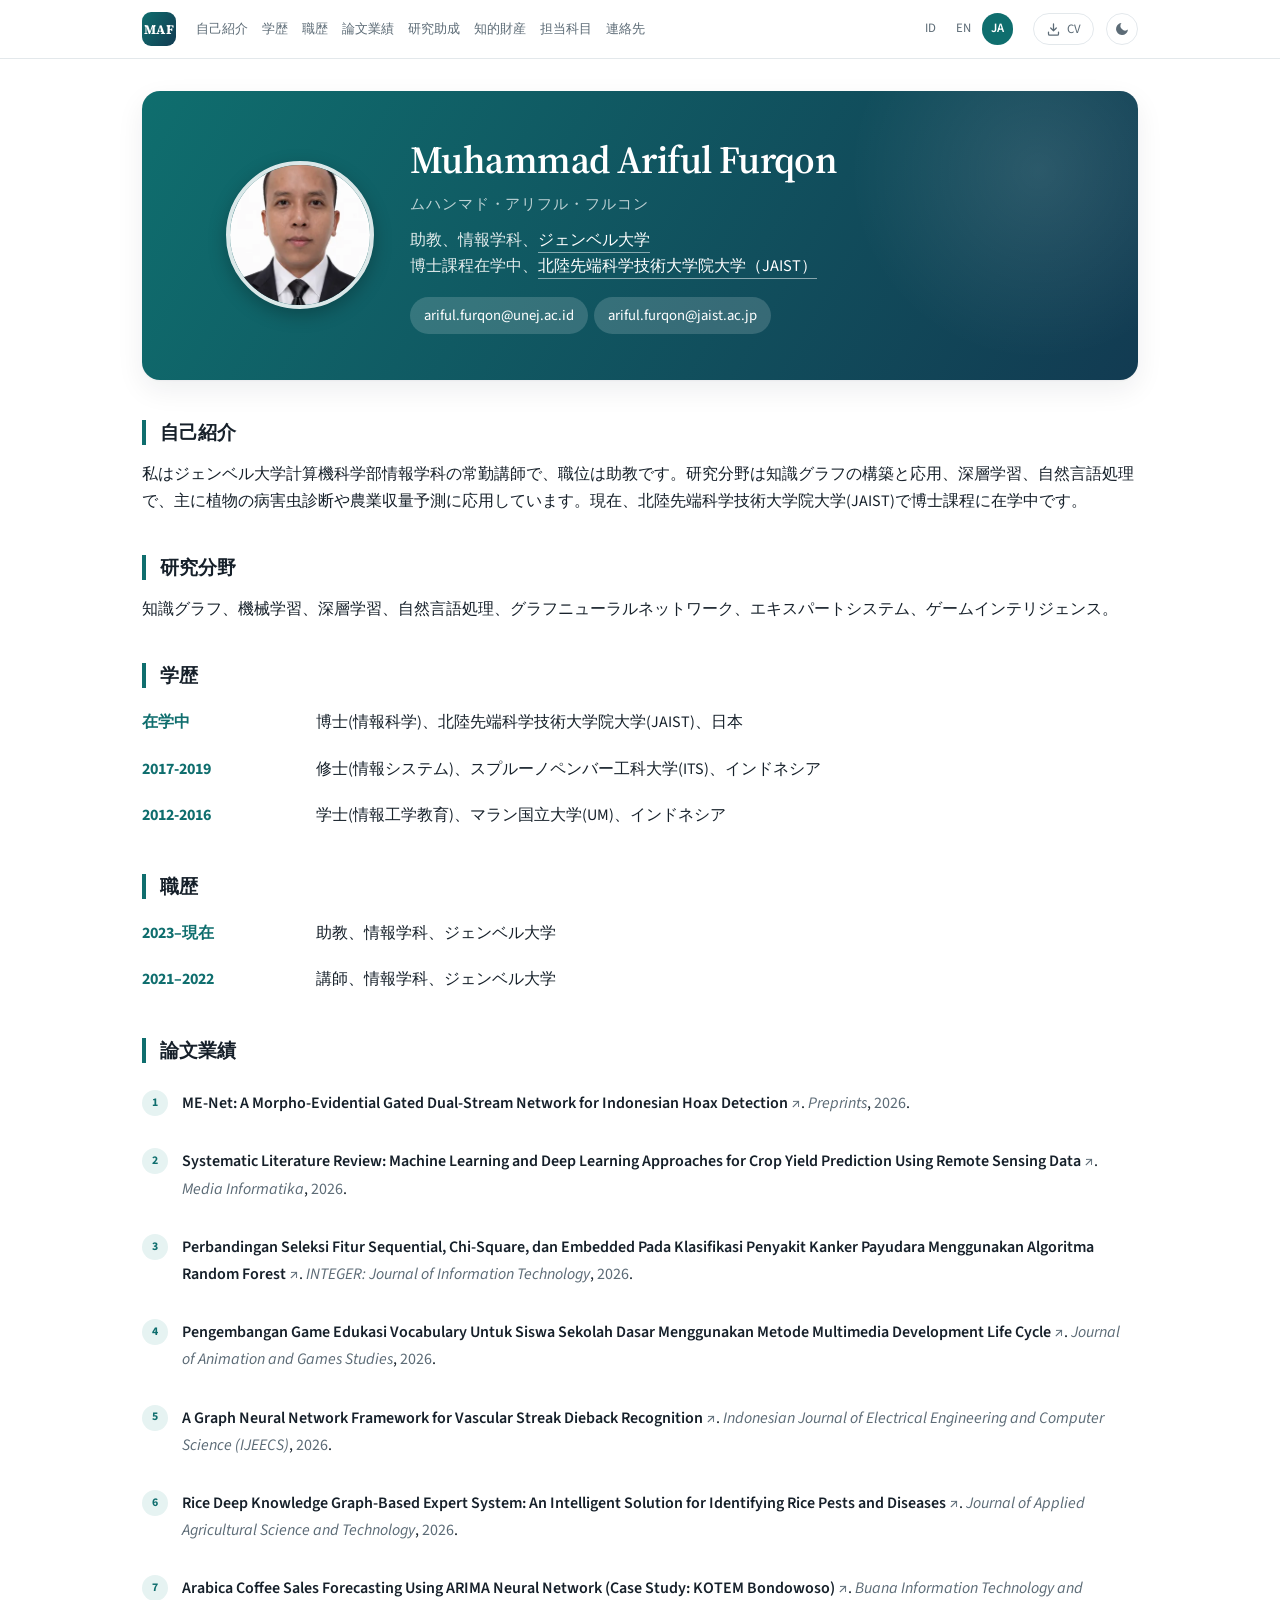
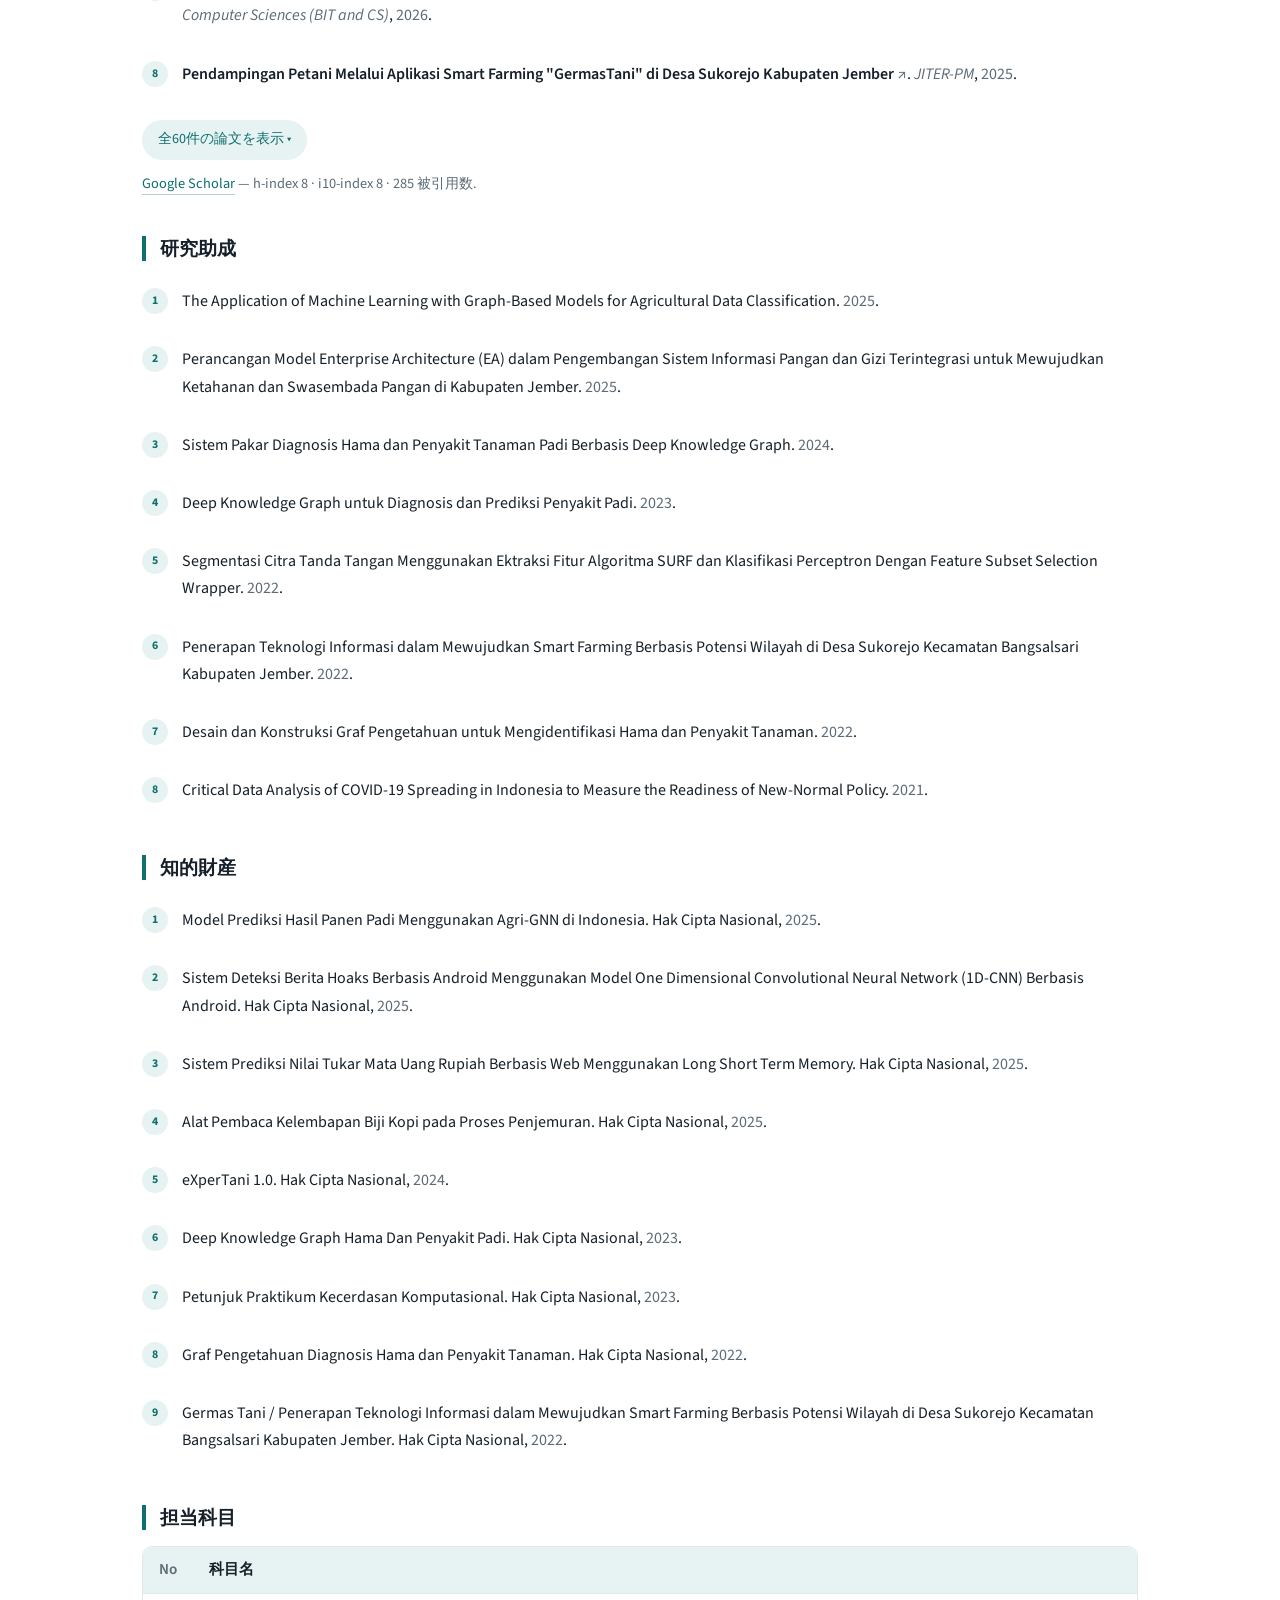
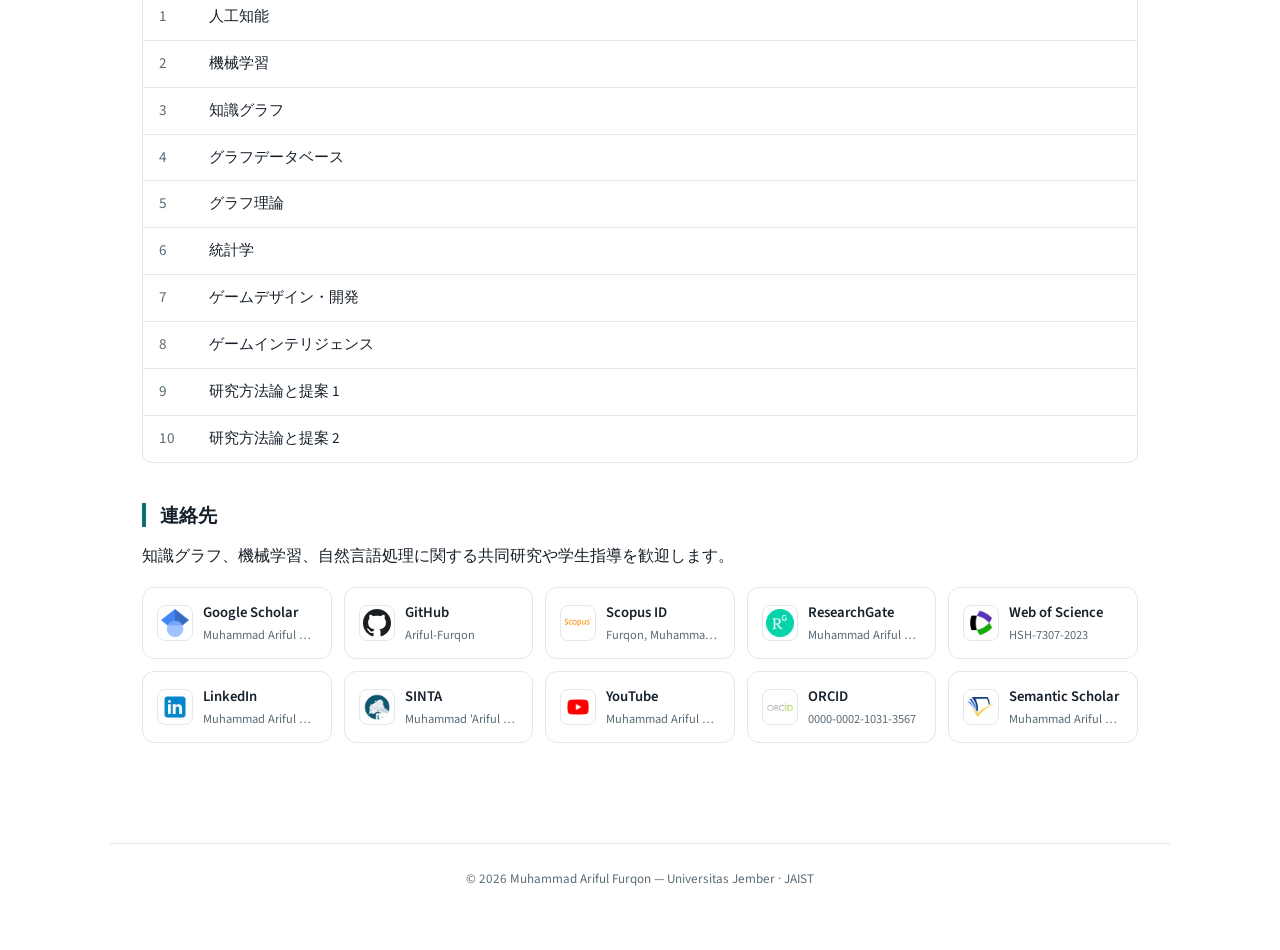
<file: ja/index.html>
<!doctype html>
<html lang="ja">
  <head>
    <meta charset="UTF-8" />
    <meta name="viewport" content="width=device-width, initial-scale=1.0" />
    <meta name="google-site-verification" content="8iporsV3x5sLImCn8BodMMA6R0atHB5v098R0QTlXys" />
    <meta name="description" content="Muhammad Ariful Furqon — ジェンベル大学情報学プログラム助教、北陸先端科学技術大学院大学（JAIST）博士後期課程。ナレッジグラフ、機械学習、深層学習、自然言語処理の研究。" />
    <meta name="author" content="Muhammad Ariful Furqon" />
    <meta name="keywords" content="Muhammad Ariful Furqon, ムハンマド・アリフル・フルコン, ジェンベル大学, JAIST, 知識グラフ, 機械学習, 深層学習, 自然言語処理, グラフニューラルネットワーク, エキスパートシステム" />
    <meta name="robots" content="index, follow, max-image-preview:large, max-snippet:-1, max-video-preview:-1" />
    <meta name="theme-color" content="#0f6e6e" />
    <title>Muhammad Ariful Furqon — ジェンベル大学 情報学 / JAIST</title>
    <link rel="icon" type="image/svg+xml" href="data:image/svg+xml,%3Csvg xmlns='http://www.w3.org/2000/svg' viewBox='0 0 64 64'%3E%3Crect width='64' height='64' rx='14' fill='%230f6e6e'/%3E%3Ctext x='32' y='42' font-family='Georgia,serif' font-size='24' font-weight='700' fill='%23ffffff' text-anchor='middle'%3EMAF%3C/text%3E%3C/svg%3E" />
    <link rel="apple-touch-icon" href="/img/apple-touch-icon.png" />
    <link rel="manifest" href="/site.webmanifest" />
    <link rel="canonical" href="https://ariful-furqon.github.io/ja/" />
    <link rel="alternate" hreflang="id" href="https://ariful-furqon.github.io/" />
    <link rel="alternate" hreflang="en" href="https://ariful-furqon.github.io/en/" />
    <link rel="alternate" hreflang="ja" href="https://ariful-furqon.github.io/ja/" />
    <link rel="alternate" hreflang="x-default" href="https://ariful-furqon.github.io/" />
    <link rel="alternate" type="application/xml" title="Sitemap" href="https://ariful-furqon.github.io/sitemap.xml" />
    <link rel="preload" as="image" href="/img/avatar.webp" type="image/webp" fetchpriority="high" />
    <meta property="og:type" content="profile" />
    <meta property="og:site_name" content="Muhammad Ariful Furqon" />
    <meta property="og:locale" content="ja_JP" />
    <meta property="og:locale:alternate" content="id_ID" />
    <meta property="og:locale:alternate" content="en_US" />
    <meta property="profile:first_name" content="Muhammad Ariful" />
    <meta property="profile:last_name" content="Furqon" />
    <meta property="og:title" content="Muhammad Ariful Furqon — ジェンベル大学 情報学 / JAIST" />
    <meta property="og:description" content="ジェンベル大学情報学科助教、JAIST博士課程在学。知識グラフ、機械学習、自然言語処理の研究。" />
    <meta property="og:url" content="https://ariful-furqon.github.io/ja/" />
    <meta property="og:image" content="https://ariful-furqon.github.io/img/Photograph.jpeg" />
    <meta property="og:image:width" content="1024" />
    <meta property="og:image:height" content="1367" />
    <meta property="og:image:secure_url" content="https://ariful-furqon.github.io/img/Photograph.jpeg" />
    <meta property="og:image:type" content="image/jpeg" />
    <meta property="og:image:alt" content="Muhammad Ariful Furqon の写真" />
    <meta name="twitter:card" content="summary" />
    <meta name="twitter:title" content="Muhammad Ariful Furqon — ジェンベル大学 情報学 / JAIST" />
    <meta name="twitter:description" content="ジェンベル大学情報学科助教、JAIST博士課程在学。知識グラフ、機械学習、自然言語処理の研究。" />
    <meta name="twitter:image" content="https://ariful-furqon.github.io/img/Photograph.jpeg" />
    <meta name="twitter:image:alt" content="Muhammad Ariful Furqon の写真" />
    <link rel="preconnect" href="https://fonts.googleapis.com" />
    <link rel="preconnect" href="https://fonts.gstatic.com" crossorigin />
    <link href="https://fonts.googleapis.com/css2?family=Source+Sans+3:wght@400;500;600;700&family=Source+Serif+4:wght@500;600;700&display=swap" rel="stylesheet" />
    <link rel="stylesheet" href="/style.css?v=29" />
    <script>
      (function () {
        try {
          var t = localStorage.getItem('theme');
          document.documentElement.setAttribute('data-theme', t === 'dark' ? 'dark' : 'light');
        } catch (e) {
          document.documentElement.setAttribute('data-theme', 'light');
        }
      })();
    </script>
    <script type="application/ld+json">
{
  "@context": "https://schema.org",
  "@graph": [
    {
      "@type": "ProfilePage",
      "@id": "https://ariful-furqon.github.io/ja/#webpage",
      "url": "https://ariful-furqon.github.io/ja/",
      "name": "Muhammad Ariful Furqon — ジェンベル大学 情報学 / JAIST",
      "inLanguage": "ja",
      "mainEntity": {
        "@id": "https://orcid.org/0000-0002-1031-3567"
      },
      "about": {
        "@id": "https://orcid.org/0000-0002-1031-3567"
      },
      "dateModified": "2026-09-22T00:00:00+07:00",
      "primaryImageOfPage": "https://ariful-furqon.github.io/img/Photograph.jpeg",
      "isPartOf": {
        "@id": "https://ariful-furqon.github.io/#website"
      },
      "hasPart": {
        "@id": "https://ariful-furqon.github.io/ja/#publications"
      },
      "significantLink": [
        "https://scholar.google.com/citations?user=IkUbP6sAAAAJ&hl=en",
        "https://orcid.org/0000-0002-1031-3567",
        "https://sinta.kemdiktisaintek.go.id/authors/profile/6757022"
      ]
    },
    {
      "@type": "Person",
      "@id": "https://orcid.org/0000-0002-1031-3567",
      "name": "Muhammad Ariful Furqon",
      "alternateName": [
        "ムハンマド・アリフル・フルコン",
        "Ariful Furqon"
      ],
      "givenName": "Muhammad Ariful",
      "familyName": "Furqon",
      "identifier": "https://orcid.org/0000-0002-1031-3567",
      "url": "https://ariful-furqon.github.io/ja/",
      "image": "https://ariful-furqon.github.io/img/Photograph.jpeg",
      "email": "mailto:ariful.furqon@unej.ac.id",
      "jobTitle": "助教、情報学科",
      "description": "ジェンベル大学情報学科の教員であり、北陸先端科学技術大学院大学（JAIST）博士課程在学。農業分野を対象に知識グラフ、機械学習、深層学習、自然言語処理を研究。",
      "worksFor": {
        "@type": "CollegeOrUniversity",
        "name": "Universitas Jember",
        "url": "https://unej.ac.id"
      },
      "affiliation": {
        "@type": "CollegeOrUniversity",
        "name": "Japan Advanced Institute of Science and Technology",
        "url": "https://www.jaist.ac.jp/english/"
      },
      "alumniOf": [
        {
          "@type": "CollegeOrUniversity",
          "name": "Institut Teknologi Sepuluh Nopember (ITS)",
          "url": "https://www.its.ac.id"
        },
        {
          "@type": "CollegeOrUniversity",
          "name": "Universitas Negeri Malang (UM)",
          "url": "https://um.ac.id"
        }
      ],
      "knowsAbout": [
        "Knowledge Graph",
        "Machine Learning",
        "Deep Learning",
        "Natural Language Processing",
        "Graph Neural Networks",
        "Expert Systems",
        "Game Intelligence"
      ],
      "knowsLanguage": [
        "id",
        "en",
        "ja"
      ],
      "mainEntityOfPage": {
        "@id": "https://ariful-furqon.github.io/ja/#webpage"
      },
      "hasOccupation": {
        "@type": "Occupation",
        "name": "情報学教員",
        "occupationLocation": {
          "@type": "City",
          "name": "Jember"
        },
        "skills": "Knowledge Graph, Machine Learning, Deep Learning, Natural Language Processing"
      },
      "workLocation": {
        "@type": "Place",
        "address": {
          "@type": "PostalAddress",
          "addressLocality": "Jember",
          "addressRegion": "Jawa Timur",
          "addressCountry": "ID"
        }
      },
      "subjectOf": {
        "@id": "https://ariful-furqon.github.io/ja/#publications"
      },
      "sameAs": [
        "https://scholar.google.com/citations?user=IkUbP6sAAAAJ&hl=en",
        "https://orcid.org/0000-0002-1031-3567",
        "https://www.scopus.com/authid/detail.uri?authorId=57209270001",
        "https://www.webofscience.com/wos/author/record/HSH-7307-2023",
        "https://www.researchgate.net/profile/Muhammad-Furqon-2",
        "https://sinta.kemdiktisaintek.go.id/authors/profile/6757022",
        "https://www.semanticscholar.org/author/Muhammad-Ariful-Furqon/121460337",
        "https://github.com/Ariful-Furqon",
        "https://www.linkedin.com/in/muhammad-ariful-furqon-669519133/",
        "https://www.youtube.com/c/MuhammadArifulFurqon"
      ]
    },
    {
      "@type": "WebSite",
      "@id": "https://ariful-furqon.github.io/#website",
      "url": "https://ariful-furqon.github.io/",
      "name": "Muhammad Ariful Furqon",
      "inLanguage": [
        "id",
        "en",
        "ja"
      ],
      "publisher": {
        "@id": "https://orcid.org/0000-0002-1031-3567"
      }
    },
    {
      "@type": "ItemList",
      "@id": "https://ariful-furqon.github.io/ja/#publications",
      "name": "Muhammad Ariful Furqon の論文業績",
      "description": "知識グラフ、機械学習、深層学習、自然言語処理に関する Muhammad Ariful Furqon の学術論文一覧。",
      "numberOfItems": 60,
      "itemListOrder": "https://schema.org/ItemListOrderDescending",
      "itemListElement": [
        {
          "@type": "ListItem",
          "position": 1,
          "item": {
            "@type": "ScholarlyArticle",
            "name": "ME-Net: A Morpho-Evidential Gated Dual-Stream Network for Indonesian Hoax Detection",
            "url": "https://scholar.google.com/scholar?q=ME-Net%3A%20A%20Morpho-Evidential%20Gated%20Dual-Stream%20Network%20for%20Indonesian%20Hoax%20Detection",
            "author": {
              "@id": "https://orcid.org/0000-0002-1031-3567"
            },
            "publisher": {
              "@type": "Organization",
              "name": "Preprints"
            },
            "datePublished": "2026"
          }
        },
        {
          "@type": "ListItem",
          "position": 2,
          "item": {
            "@type": "ScholarlyArticle",
            "name": "Systematic Literature Review: Machine Learning and Deep Learning Approaches for Crop Yield Prediction Using Remote Sensing Data",
            "url": "https://scholar.google.com/scholar?q=Systematic%20Literature%20Review%3A%20Machine%20Learning%20and%20Deep%20Learning%20Approaches%20for%20Crop%20Yield%20Prediction%20Using%20Remote%20Sensing%20Data",
            "author": {
              "@id": "https://orcid.org/0000-0002-1031-3567"
            },
            "publisher": {
              "@type": "Organization",
              "name": "Media Informatika"
            },
            "datePublished": "2026"
          }
        },
        {
          "@type": "ListItem",
          "position": 3,
          "item": {
            "@type": "ScholarlyArticle",
            "name": "Perbandingan Seleksi Fitur Sequential, Chi-Square, dan Embedded Pada Klasifikasi Penyakit Kanker Payudara Menggunakan Algoritma Random Forest",
            "url": "https://scholar.google.com/scholar?q=Perbandingan%20Seleksi%20Fitur%20Sequential%2C%20Chi-Square%2C%20dan%20Embedded%20Pada%20Klasifikasi%20Penyakit%20Kanker%20Payudara%20Menggunakan%20Algoritma%20Random%20Forest",
            "author": {
              "@id": "https://orcid.org/0000-0002-1031-3567"
            },
            "publisher": {
              "@type": "Organization",
              "name": "INTEGER: Journal of Information Technology"
            },
            "datePublished": "2026"
          }
        },
        {
          "@type": "ListItem",
          "position": 4,
          "item": {
            "@type": "ScholarlyArticle",
            "name": "Pengembangan Game Edukasi Vocabulary Untuk Siswa Sekolah Dasar Menggunakan Metode Multimedia Development Life Cycle",
            "url": "https://scholar.google.com/scholar?q=Pengembangan%20Game%20Edukasi%20Vocabulary%20Untuk%20Siswa%20Sekolah%20Dasar%20Menggunakan%20Metode%20Multimedia%20Development%20Life%20Cycle",
            "author": {
              "@id": "https://orcid.org/0000-0002-1031-3567"
            },
            "publisher": {
              "@type": "Organization",
              "name": "Journal of Animation and Games Studies"
            },
            "datePublished": "2026"
          }
        },
        {
          "@type": "ListItem",
          "position": 5,
          "item": {
            "@type": "ScholarlyArticle",
            "name": "A Graph Neural Network Framework for Vascular Streak Dieback Recognition",
            "url": "https://scholar.google.com/scholar?q=A%20Graph%20Neural%20Network%20Framework%20for%20Vascular%20Streak%20Dieback%20Recognition",
            "author": {
              "@id": "https://orcid.org/0000-0002-1031-3567"
            },
            "publisher": {
              "@type": "Organization",
              "name": "Indonesian Journal of Electrical Engineering and Computer Science (IJEECS)"
            },
            "datePublished": "2026"
          }
        },
        {
          "@type": "ListItem",
          "position": 6,
          "item": {
            "@type": "ScholarlyArticle",
            "name": "Rice Deep Knowledge Graph-Based Expert System: An Intelligent Solution for Identifying Rice Pests and Diseases",
            "url": "https://scholar.google.com/scholar?q=Rice%20Deep%20Knowledge%20Graph-Based%20Expert%20System%3A%20An%20Intelligent%20Solution%20for%20Identifying%20Rice%20Pests%20and%20Diseases",
            "author": {
              "@id": "https://orcid.org/0000-0002-1031-3567"
            },
            "publisher": {
              "@type": "Organization",
              "name": "Journal of Applied Agricultural Science and Technology"
            },
            "datePublished": "2026"
          }
        },
        {
          "@type": "ListItem",
          "position": 7,
          "item": {
            "@type": "ScholarlyArticle",
            "name": "Arabica Coffee Sales Forecasting Using ARIMA Neural Network (Case Study: KOTEM Bondowoso)",
            "url": "https://scholar.google.com/scholar?q=Arabica%20Coffee%20Sales%20Forecasting%20Using%20ARIMA%20Neural%20Network%20%28Case%20Study%3A%20KOTEM%20Bondowoso%29",
            "author": {
              "@id": "https://orcid.org/0000-0002-1031-3567"
            },
            "publisher": {
              "@type": "Organization",
              "name": "Buana Information Technology and Computer Sciences (BIT and CS)"
            },
            "datePublished": "2026"
          }
        },
        {
          "@type": "ListItem",
          "position": 8,
          "item": {
            "@type": "ScholarlyArticle",
            "name": "Pendampingan Petani Melalui Aplikasi Smart Farming \"GermasTani\" di Desa Sukorejo Kabupaten Jember",
            "url": "https://scholar.google.com/scholar?q=Pendampingan%20Petani%20Melalui%20Aplikasi%20Smart%20Farming%20%22GermasTani%22%20di%20Desa%20Sukorejo%20Kabupaten%20Jember",
            "author": {
              "@id": "https://orcid.org/0000-0002-1031-3567"
            },
            "publisher": {
              "@type": "Organization",
              "name": "JITER-PM"
            },
            "datePublished": "2025"
          }
        },
        {
          "@type": "ListItem",
          "position": 9,
          "item": {
            "@type": "ScholarlyArticle",
            "name": "Implementation of Finite State Machine in Flowchart-Based Visual Programming Game",
            "url": "https://scholar.google.com/scholar?q=Implementation%20of%20Finite%20State%20Machine%20in%20Flowchart-Based%20Visual%20Programming%20Game",
            "author": {
              "@id": "https://orcid.org/0000-0002-1031-3567"
            },
            "publisher": {
              "@type": "Organization",
              "name": "Journal of Games, Game Art, and Gamification (JGGAG)"
            },
            "datePublished": "2025"
          }
        },
        {
          "@type": "ListItem",
          "position": 10,
          "item": {
            "@type": "ScholarlyArticle",
            "name": "Implementation of Bidirectional Encoder Representations from Transformers in a Content-based Music Recommendation System for Digital Music Platform Users",
            "url": "https://scholar.google.com/scholar?q=Implementation%20of%20Bidirectional%20Encoder%20Representations%20from%20Transformers%20in%20a%20Content-based%20Music%20Recommendation%20System%20for%20Digital%20Music%20Platform%20Users",
            "author": {
              "@id": "https://orcid.org/0000-0002-1031-3567"
            },
            "publisher": {
              "@type": "Organization",
              "name": "Jurnal Elektronika dan Telekomunikasi"
            },
            "datePublished": "2025"
          }
        },
        {
          "@type": "ListItem",
          "position": 11,
          "item": {
            "@type": "ScholarlyArticle",
            "name": "Indonesia Rice Yields Forecasting Using Agri-Graph Neural Network",
            "url": "https://scholar.google.com/scholar?q=Indonesia%20Rice%20Yields%20Forecasting%20Using%20Agri-Graph%20Neural%20Network",
            "author": {
              "@id": "https://orcid.org/0000-0002-1031-3567"
            },
            "publisher": {
              "@type": "Organization",
              "name": "9th International Conference on Man-Machine Systems"
            },
            "datePublished": "2025"
          }
        },
        {
          "@type": "ListItem",
          "position": 12,
          "item": {
            "@type": "ScholarlyArticle",
            "name": "Prediction of the Use of Liquid Chemical Materials using Machine Learning Method",
            "url": "https://scholar.google.com/scholar?q=Prediction%20of%20the%20Use%20of%20Liquid%20Chemical%20Materials%20using%20Machine%20Learning%20Method",
            "author": {
              "@id": "https://orcid.org/0000-0002-1031-3567"
            },
            "publisher": {
              "@type": "Organization",
              "name": "International Journal of Engineering Trends and Technology"
            },
            "datePublished": "2025"
          }
        },
        {
          "@type": "ListItem",
          "position": 13,
          "item": {
            "@type": "ScholarlyArticle",
            "name": "3-Phase Power Monitoring System Using Schneider PM2100 and Internet of Things",
            "url": "https://scholar.google.com/scholar?q=3-Phase%20Power%20Monitoring%20System%20Using%20Schneider%20PM2100%20and%20Internet%20of%20Things",
            "author": {
              "@id": "https://orcid.org/0000-0002-1031-3567"
            },
            "publisher": {
              "@type": "Organization",
              "name": "2025 Tron Symposium (TRONSHOW)"
            },
            "datePublished": "2025"
          }
        },
        {
          "@type": "ListItem",
          "position": 14,
          "item": {
            "@type": "ScholarlyArticle",
            "name": "Prediksi Penjualan Kopi Bubuk Menggunakan Extreme Learning Machine (Studi Kasus: Kafe Tjap Daoen Bondowoso)",
            "url": "https://scholar.google.com/scholar?q=Prediksi%20Penjualan%20Kopi%20Bubuk%20Menggunakan%20Extreme%20Learning%20Machine%20%28Studi%20Kasus%3A%20Kafe%20Tjap%20Daoen%20Bondowoso%29",
            "author": {
              "@id": "https://orcid.org/0000-0002-1031-3567"
            },
            "publisher": {
              "@type": "Organization",
              "name": "Seminar Nasional Teknik Elektro, Sistem Informasi, dan Teknik Informatika"
            },
            "datePublished": "2025"
          }
        },
        {
          "@type": "ListItem",
          "position": 15,
          "item": {
            "@type": "ScholarlyArticle",
            "name": "Indonesian Hoax News Detection Using One-Dimensional Convolutional Neural Network",
            "url": "https://scholar.google.com/scholar?q=Indonesian%20Hoax%20News%20Detection%20Using%20One-Dimensional%20Convolutional%20Neural%20Network",
            "author": {
              "@id": "https://orcid.org/0000-0002-1031-3567"
            },
            "publisher": {
              "@type": "Organization",
              "name": "Jurnal Nasional Teknik Elektro dan Teknologi Informasi"
            },
            "datePublished": "2025"
          }
        },
        {
          "@type": "ListItem",
          "position": 16,
          "item": {
            "@type": "ScholarlyArticle",
            "name": "Pemberdayaan Masyarakat Desa Antirogo Melalui Peningkatan Kapasitas Kelembagaan Desa Bermutu",
            "url": "https://scholar.google.com/scholar?q=Pemberdayaan%20Masyarakat%20Desa%20Antirogo%20Melalui%20Peningkatan%20Kapasitas%20Kelembagaan%20Desa%20Bermutu",
            "author": {
              "@id": "https://orcid.org/0000-0002-1031-3567"
            },
            "publisher": {
              "@type": "Organization",
              "name": "INTEGRITAS: Jurnal Pengabdian"
            },
            "datePublished": "2025"
          }
        },
        {
          "@type": "ListItem",
          "position": 17,
          "item": {
            "@type": "ScholarlyArticle",
            "name": "Forecasting the Average Bulk Cooking Oil Prices in Indonesia Using the Chen Fuzzy Time Series Method",
            "url": "https://scholar.google.com/scholar?q=Forecasting%20the%20Average%20Bulk%20Cooking%20Oil%20Prices%20in%20Indonesia%20Using%20the%20Chen%20Fuzzy%20Time%20Series%20Method",
            "author": {
              "@id": "https://orcid.org/0000-0002-1031-3567"
            },
            "publisher": {
              "@type": "Organization",
              "name": "Preprints"
            },
            "datePublished": "2025"
          }
        },
        {
          "@type": "ListItem",
          "position": 18,
          "item": {
            "@type": "ScholarlyArticle",
            "name": "Combining Rule Based, Lexicon Based and Support Vector Machine for Improve Accuracy in Sentiment Analysis of ChatGPT Usage",
            "url": "https://scholar.google.com/scholar?q=Combining%20Rule%20Based%2C%20Lexicon%20Based%20and%20Support%20Vector%20Machine%20for%20Improve%20Accuracy%20in%20Sentiment%20Analysis%20of%20ChatGPT%20Usage",
            "author": {
              "@id": "https://orcid.org/0000-0002-1031-3567"
            },
            "publisher": {
              "@type": "Organization",
              "name": "Journal of Research in Artificial Intelligence for Systems and Applications (RAISA)"
            },
            "datePublished": "2025"
          }
        },
        {
          "@type": "ListItem",
          "position": 19,
          "item": {
            "@type": "ScholarlyArticle",
            "name": "Banana Pest And Disease Expert System Using Forward Chaining and Certainty Factor",
            "url": "https://scholar.google.com/scholar?q=Banana%20Pest%20And%20Disease%20Expert%20System%20Using%20Forward%20Chaining%20and%20Certainty%20Factor",
            "author": {
              "@id": "https://orcid.org/0000-0002-1031-3567"
            },
            "publisher": {
              "@type": "Organization",
              "name": "Journal of Research in Artificial Intelligence for Systems and Applications (RAISA)"
            },
            "datePublished": "2025"
          }
        },
        {
          "@type": "ListItem",
          "position": 20,
          "item": {
            "@type": "ScholarlyArticle",
            "name": "Deteksi Berita Hoaks Berbahasa Indonesia Menggunakan One-Dimensional Convolutional Neural Network",
            "url": "https://scholar.google.com/scholar?q=Deteksi%20Berita%20Hoaks%20Berbahasa%20Indonesia%20Menggunakan%20One-Dimensional%20Convolutional%20Neural%20Network",
            "author": {
              "@id": "https://orcid.org/0000-0002-1031-3567"
            },
            "publisher": {
              "@type": "Organization",
              "name": "Jurnal Nasional Teknik Elektro dan Teknologi Informasi"
            },
            "datePublished": "2025"
          }
        },
        {
          "@type": "ListItem",
          "position": 21,
          "item": {
            "@type": "ScholarlyArticle",
            "name": "Segmentasi Citra Tanda Tangan Menggunakan Fitur Titik SURF dan Klasifikasi Jaringan Syaraf Tiruan",
            "url": "https://scholar.google.com/scholar?q=Segmentasi%20Citra%20Tanda%20Tangan%20Menggunakan%20Fitur%20Titik%20SURF%20dan%20Klasifikasi%20Jaringan%20Syaraf%20Tiruan",
            "author": {
              "@id": "https://orcid.org/0000-0002-1031-3567"
            },
            "publisher": {
              "@type": "Organization",
              "name": "INFORMAL: Informatics Journal"
            },
            "datePublished": "2024"
          }
        },
        {
          "@type": "ListItem",
          "position": 22,
          "item": {
            "@type": "ScholarlyArticle",
            "name": "Sentiment Analysis of Universitas Jember Sister for Student Application Using Gaussian Naive Bayes and N-Gram",
            "url": "https://scholar.google.com/scholar?q=Sentiment%20Analysis%20of%20Universitas%20Jember%20Sister%20for%20Student%20Application%20Using%20Gaussian%20Naive%20Bayes%20and%20N-Gram",
            "author": {
              "@id": "https://orcid.org/0000-0002-1031-3567"
            },
            "publisher": {
              "@type": "Organization",
              "name": "Journal of Innovation Information Technology and Application (JINITA)"
            },
            "datePublished": "2024"
          }
        },
        {
          "@type": "ListItem",
          "position": 23,
          "item": {
            "@type": "ScholarlyArticle",
            "name": "Harmoni Multikultural: Membangun Kebersamaan di Tengah Perbedaan untuk Kaum Milenial",
            "url": "https://scholar.google.com/scholar?q=Harmoni%20Multikultural%3A%20Membangun%20Kebersamaan%20di%20Tengah%20Perbedaan%20untuk%20Kaum%20Milenial",
            "author": {
              "@id": "https://orcid.org/0000-0002-1031-3567"
            },
            "publisher": {
              "@type": "Organization",
              "name": "ABDISOSHUM: Jurnal Pengabdian Masyarakat"
            },
            "datePublished": "2024"
          }
        },
        {
          "@type": "ListItem",
          "position": 24,
          "item": {
            "@type": "ScholarlyArticle",
            "name": "Improving Software Defect Prediction Using a Combination of Ant Colony Optimization-based Feature Selection and Ensemble Technique",
            "url": "https://scholar.google.com/scholar?q=Improving%20Software%20Defect%20Prediction%20Using%20a%20Combination%20of%20Ant%20Colony%20Optimization-based%20Feature%20Selection%20and%20Ensemble%20Technique",
            "author": {
              "@id": "https://orcid.org/0000-0002-1031-3567"
            },
            "publisher": {
              "@type": "Organization",
              "name": "Kinetik: Game Technology, Information System, Computer Network, Computing, Electronics, and Control"
            },
            "datePublished": "2024"
          }
        },
        {
          "@type": "ListItem",
          "position": 25,
          "item": {
            "@type": "ScholarlyArticle",
            "name": "Penerapan Metode Fuzzy Time Series Cheng Pada Peramalan Inflasi di Indonesia",
            "url": "https://scholar.google.com/scholar?q=Penerapan%20Metode%20Fuzzy%20Time%20Series%20Cheng%20Pada%20Peramalan%20Inflasi%20di%20Indonesia",
            "author": {
              "@id": "https://orcid.org/0000-0002-1031-3567"
            },
            "publisher": {
              "@type": "Organization",
              "name": "Komputika: Jurnal Sistem Komputer"
            },
            "datePublished": "2024"
          }
        },
        {
          "@type": "ListItem",
          "position": 26,
          "item": {
            "@type": "ScholarlyArticle",
            "name": "Implementation of Finite State Machine to Determine The Behaviour of Non-Playable Character in Leadership Simulation Game",
            "url": "https://scholar.google.com/scholar?q=Implementation%20of%20Finite%20State%20Machine%20to%20Determine%20The%20Behaviour%20of%20Non-Playable%20Character%20in%20Leadership%20Simulation%20Game",
            "author": {
              "@id": "https://orcid.org/0000-0002-1031-3567"
            },
            "publisher": {
              "@type": "Organization",
              "name": "Journal of Games, Game Art, and Gamification"
            },
            "datePublished": "2024"
          }
        },
        {
          "@type": "ListItem",
          "position": 27,
          "item": {
            "@type": "ScholarlyArticle",
            "name": "Drug Sales Forecasting Using Single Exponential Smoothing (Case Study: NDM Pharmacy)",
            "url": "https://scholar.google.com/scholar?q=Drug%20Sales%20Forecasting%20Using%20Single%20Exponential%20Smoothing%20%28Case%20Study%3A%20NDM%20Pharmacy%29",
            "author": {
              "@id": "https://orcid.org/0000-0002-1031-3567"
            },
            "publisher": {
              "@type": "Organization",
              "name": "2nd International Conference on Neural Networks and Machine Learning"
            },
            "datePublished": "2024"
          }
        },
        {
          "@type": "ListItem",
          "position": 28,
          "item": {
            "@type": "ScholarlyArticle",
            "name": "Critical Exploratory Data Analysis on Stroke Prediction Dataset",
            "url": "https://scholar.google.com/scholar?q=Critical%20Exploratory%20Data%20Analysis%20on%20Stroke%20Prediction%20Dataset",
            "author": {
              "@id": "https://orcid.org/0000-0002-1031-3567"
            },
            "publisher": {
              "@type": "Organization",
              "name": "Jurnal Komputer Terapan"
            },
            "datePublished": "2024"
          }
        },
        {
          "@type": "ListItem",
          "position": 29,
          "item": {
            "@type": "ScholarlyArticle",
            "name": "Pelatihan Pemrograman Visual Kodular Bagi Siswa SMPS Mitra Patrang Jember",
            "url": "https://scholar.google.com/scholar?q=Pelatihan%20Pemrograman%20Visual%20Kodular%20Bagi%20Siswa%20SMPS%20Mitra%20Patrang%20Jember",
            "author": {
              "@id": "https://orcid.org/0000-0002-1031-3567"
            },
            "publisher": {
              "@type": "Organization",
              "name": "Abdiformatika: Jurnal Pengabdian Masyarakat Informatika"
            },
            "datePublished": "2024"
          }
        },
        {
          "@type": "ListItem",
          "position": 30,
          "item": {
            "@type": "ScholarlyArticle",
            "name": "Pelatihan dan Pengenalan Teknologi Informasi (TI) Dasar untuk Anak-anak Desa Ampelan Bondowoso",
            "url": "https://scholar.google.com/scholar?q=Pelatihan%20dan%20Pengenalan%20Teknologi%20Informasi%20%28TI%29%20Dasar%20untuk%20Anak-anak%20Desa%20Ampelan%20Bondowoso",
            "author": {
              "@id": "https://orcid.org/0000-0002-1031-3567"
            },
            "datePublished": "2024"
          }
        },
        {
          "@type": "ListItem",
          "position": 31,
          "item": {
            "@type": "ScholarlyArticle",
            "name": "Customer Relationship Management System at Aesthetic Clinic",
            "url": "https://scholar.google.com/scholar?q=Customer%20Relationship%20Management%20System%20at%20Aesthetic%20Clinic",
            "author": {
              "@id": "https://orcid.org/0000-0002-1031-3567"
            },
            "publisher": {
              "@type": "Organization",
              "name": "Jurnal Komputer Terapan"
            },
            "datePublished": "2023"
          }
        },
        {
          "@type": "ListItem",
          "position": 32,
          "item": {
            "@type": "ScholarlyArticle",
            "name": "Implementasi Metode Holt-Winters Multiplicative pada Sistem Peramalan Pengunjung Objek Wisata Kawah Ijen Kabupaten Bondowoso",
            "url": "https://scholar.google.com/scholar?q=Implementasi%20Metode%20Holt-Winters%20Multiplicative%20pada%20Sistem%20Peramalan%20Pengunjung%20Objek%20Wisata%20Kawah%20Ijen%20Kabupaten%20Bondowoso",
            "author": {
              "@id": "https://orcid.org/0000-0002-1031-3567"
            },
            "publisher": {
              "@type": "Organization",
              "name": "Simetris: Jurnal Teknik Mesin, Elektro dan Ilmu Komputer"
            },
            "datePublished": "2023"
          }
        },
        {
          "@type": "ListItem",
          "position": 33,
          "item": {
            "@type": "ScholarlyArticle",
            "name": "Communication Effectiveness Model for Farmer Behavior Changes in Utilizing Information Technology",
            "url": "https://scholar.google.com/scholar?q=Communication%20Effectiveness%20Model%20for%20Farmer%20Behavior%20Changes%20in%20Utilizing%20Information%20Technology",
            "author": {
              "@id": "https://orcid.org/0000-0002-1031-3567"
            },
            "publisher": {
              "@type": "Organization",
              "name": "International Journal of Agriculture and Forestry"
            },
            "datePublished": "2023"
          }
        },
        {
          "@type": "ListItem",
          "position": 34,
          "item": {
            "@type": "ScholarlyArticle",
            "name": "Prediksi Harga Cabai Rawit di Provinsi Jawa Timur Menggunakan Metode Fuzzy Time Series Model Lee",
            "url": "https://scholar.google.com/scholar?q=Prediksi%20Harga%20Cabai%20Rawit%20di%20Provinsi%20Jawa%20Timur%20Menggunakan%20Metode%20Fuzzy%20Time%20Series%20Model%20Lee",
            "author": {
              "@id": "https://orcid.org/0000-0002-1031-3567"
            },
            "publisher": {
              "@type": "Organization",
              "name": "Komputika: Jurnal Sistem Komputer"
            },
            "datePublished": "2023"
          }
        },
        {
          "@type": "ListItem",
          "position": 35,
          "item": {
            "@type": "ScholarlyArticle",
            "name": "Virtual Assistant for Thesis Technical Guide Using Artificial Neural Network",
            "url": "https://scholar.google.com/scholar?q=Virtual%20Assistant%20for%20Thesis%20Technical%20Guide%20Using%20Artificial%20Neural%20Network",
            "author": {
              "@id": "https://orcid.org/0000-0002-1031-3567"
            },
            "publisher": {
              "@type": "Organization",
              "name": "Indonesian Journal of Artificial Intelligence and Data Mining"
            },
            "datePublished": "2023"
          }
        },
        {
          "@type": "ListItem",
          "position": 36,
          "item": {
            "@type": "ScholarlyArticle",
            "name": "Peningkatan Layanan Warga Sebagai Pendukung Tercapainya SDG's Desa Melalui Perbaikan Layanan Internet Service Desa",
            "url": "https://scholar.google.com/scholar?q=Peningkatan%20Layanan%20Warga%20Sebagai%20Pendukung%20Tercapainya%20SDG%27s%20Desa%20Melalui%20Perbaikan%20Layanan%20Internet%20Service%20Desa",
            "author": {
              "@id": "https://orcid.org/0000-0002-1031-3567"
            },
            "publisher": {
              "@type": "Organization",
              "name": "Jurnal Pengabdian Masyarakat IPTEKS"
            },
            "datePublished": "2023"
          }
        },
        {
          "@type": "ListItem",
          "position": 37,
          "item": {
            "@type": "ScholarlyArticle",
            "name": "Sistem Peramalan Stok Kaos Sablon dengan Weight Moving Average",
            "url": "https://scholar.google.com/scholar?q=Sistem%20Peramalan%20Stok%20Kaos%20Sablon%20dengan%20Weight%20Moving%20Average",
            "author": {
              "@id": "https://orcid.org/0000-0002-1031-3567"
            },
            "publisher": {
              "@type": "Organization",
              "name": "Jurnal Komputer Terapan"
            },
            "datePublished": "2023"
          }
        },
        {
          "@type": "ListItem",
          "position": 38,
          "item": {
            "@type": "ScholarlyArticle",
            "name": "Knowledge Graph Construction for Rice Pests and Diseases",
            "url": "https://scholar.google.com/scholar?q=Knowledge%20Graph%20Construction%20for%20Rice%20Pests%20and%20Diseases",
            "author": {
              "@id": "https://orcid.org/0000-0002-1031-3567"
            },
            "publisher": {
              "@type": "Organization",
              "name": "International Journal of Artificial Intelligence Research"
            },
            "datePublished": "2023"
          }
        },
        {
          "@type": "ListItem",
          "position": 39,
          "item": {
            "@type": "ScholarlyArticle",
            "name": "Small Medium Enterprise Data Visualization Analysis as Strategic Business Development",
            "url": "https://scholar.google.com/scholar?q=Small%20Medium%20Enterprise%20Data%20Visualization%20Analysis%20as%20Strategic%20Business%20Development",
            "author": {
              "@id": "https://orcid.org/0000-0002-1031-3567"
            },
            "publisher": {
              "@type": "Organization",
              "name": "E3S Web of Conferences"
            },
            "datePublished": "2023"
          }
        },
        {
          "@type": "ListItem",
          "position": 40,
          "item": {
            "@type": "ScholarlyArticle",
            "name": "Pelatihan Pemanfaatan Google Sites dan Integrasi Nama Domain Sebagai Sarana Publikasi Informasi pada TKIT Buah Hati Kita Jember",
            "url": "https://scholar.google.com/scholar?q=Pelatihan%20Pemanfaatan%20Google%20Sites%20dan%20Integrasi%20Nama%20Domain%20Sebagai%20Sarana%20Publikasi%20Informasi%20pada%20TKIT%20Buah%20Hati%20Kita%20Jember",
            "author": {
              "@id": "https://orcid.org/0000-0002-1031-3567"
            },
            "publisher": {
              "@type": "Organization",
              "name": "Ilmu Komputer untuk Masyarakat"
            },
            "datePublished": "2022"
          }
        },
        {
          "@type": "ListItem",
          "position": 41,
          "item": {
            "@type": "ScholarlyArticle",
            "name": "Knowledge Graph Modeling in Healthcare: A Bibliometric Analysis",
            "url": "https://scholar.google.com/scholar?q=Knowledge%20Graph%20Modeling%20in%20Healthcare%3A%20A%20Bibliometric%20Analysis",
            "author": {
              "@id": "https://orcid.org/0000-0002-1031-3567"
            },
            "publisher": {
              "@type": "Organization",
              "name": "Jurnal Komputer Terapan"
            },
            "datePublished": "2022"
          }
        },
        {
          "@type": "ListItem",
          "position": 42,
          "item": {
            "@type": "ScholarlyArticle",
            "name": "Rancang Bangun Sistem E-Commerce untuk Usaha Penjualan Elektronik",
            "url": "https://scholar.google.com/scholar?q=Rancang%20Bangun%20Sistem%20E-Commerce%20untuk%20Usaha%20Penjualan%20Elektronik",
            "author": {
              "@id": "https://orcid.org/0000-0002-1031-3567"
            },
            "publisher": {
              "@type": "Organization",
              "name": "Jurnal Nasional Teknologi dan Sistem Informasi"
            },
            "datePublished": "2022"
          }
        },
        {
          "@type": "ListItem",
          "position": 43,
          "item": {
            "@type": "ScholarlyArticle",
            "name": "Arrhythmia Classification Using EfficientNet-V2 with 2-D Scalogram Image Representation",
            "url": "https://scholar.google.com/scholar?q=Arrhythmia%20Classification%20Using%20EfficientNet-V2%20with%202-D%20Scalogram%20Image%20Representation",
            "author": {
              "@id": "https://orcid.org/0000-0002-1031-3567"
            },
            "publisher": {
              "@type": "Organization",
              "name": "2021 TRON Symposium"
            },
            "datePublished": "2021"
          }
        },
        {
          "@type": "ListItem",
          "position": 44,
          "item": {
            "@type": "ScholarlyArticle",
            "name": "IT-Architecture Study Literature Research Collaboration: Malay Architecture Context",
            "url": "https://scholar.google.com/scholar?q=IT-Architecture%20Study%20Literature%20Research%20Collaboration%3A%20Malay%20Architecture%20Context",
            "author": {
              "@id": "https://orcid.org/0000-0002-1031-3567"
            },
            "publisher": {
              "@type": "Organization",
              "name": "JOIV: International Journal on Informatics Visualization"
            },
            "datePublished": "2021"
          }
        },
        {
          "@type": "ListItem",
          "position": 45,
          "item": {
            "@type": "ScholarlyArticle",
            "name": "The FMEA Traditional Modifications (FMEA Improvement) in IT Risk Assessment",
            "url": "https://scholar.google.com/scholar?q=The%20FMEA%20Traditional%20Modifications%20%28FMEA%20Improvement%29%20in%20IT%20Risk%20Assessment",
            "author": {
              "@id": "https://orcid.org/0000-0002-1031-3567"
            },
            "publisher": {
              "@type": "Organization",
              "name": "International Applied Business and Engineering Conference"
            },
            "datePublished": "2021"
          }
        },
        {
          "@type": "ListItem",
          "position": 46,
          "item": {
            "@type": "ScholarlyArticle",
            "name": "Graph Database Modelling on Malay Architecture IFC Data",
            "url": "https://scholar.google.com/scholar?q=Graph%20Database%20Modelling%20on%20Malay%20Architecture%20IFC%20Data",
            "author": {
              "@id": "https://orcid.org/0000-0002-1031-3567"
            },
            "publisher": {
              "@type": "Organization",
              "name": "4th International Conference of Contemporary Affairs in Architecture and Urbanism (ICCAUA-2021)"
            },
            "datePublished": "2021"
          }
        },
        {
          "@type": "ListItem",
          "position": 47,
          "item": {
            "@type": "ScholarlyArticle",
            "name": "Akuisisi Data Media Sosial Pemerintah untuk Menganalisis Keterbukaan Informasi Penyebaran COVID-19",
            "url": "https://scholar.google.com/scholar?q=Akuisisi%20Data%20Media%20Sosial%20Pemerintah%20untuk%20Menganalisis%20Keterbukaan%20Informasi%20Penyebaran%20COVID-19",
            "author": {
              "@id": "https://orcid.org/0000-0002-1031-3567"
            },
            "publisher": {
              "@type": "Organization",
              "name": "Jurnal Sosioteknologi"
            },
            "datePublished": "2021"
          }
        },
        {
          "@type": "ListItem",
          "position": 48,
          "item": {
            "@type": "ScholarlyArticle",
            "name": "Ulasan Literatur: Faktor-Faktor yang Mempengaruhi Adopsi Mobile Cloud Computing pada Mahasiswa",
            "url": "https://scholar.google.com/scholar?q=Ulasan%20Literatur%3A%20Faktor-Faktor%20yang%20Mempengaruhi%20Adopsi%20Mobile%20Cloud%20Computing%20pada%20Mahasiswa",
            "author": {
              "@id": "https://orcid.org/0000-0002-1031-3567"
            },
            "publisher": {
              "@type": "Organization",
              "name": "Ultimatics: Jurnal Teknik Informatika"
            },
            "datePublished": "2020"
          }
        },
        {
          "@type": "ListItem",
          "position": 49,
          "item": {
            "@type": "ScholarlyArticle",
            "name": "Critical Data Analysis of COVID-19 Spreading in Indonesia to Measure the Readiness of New-Normal Policy",
            "url": "https://scholar.google.com/scholar?q=Critical%20Data%20Analysis%20of%20COVID-19%20Spreading%20in%20Indonesia%20to%20Measure%20the%20Readiness%20of%20New-Normal%20Policy",
            "author": {
              "@id": "https://orcid.org/0000-0002-1031-3567"
            },
            "publisher": {
              "@type": "Organization",
              "name": "arXiv preprint"
            },
            "datePublished": "2020"
          }
        },
        {
          "@type": "ListItem",
          "position": 50,
          "item": {
            "@type": "ScholarlyArticle",
            "name": "Interaction Effect of System, Information and Service Quality on Intention to Use and User Satisfaction",
            "url": "https://scholar.google.com/scholar?q=Interaction%20Effect%20of%20System%2C%20Information%20and%20Service%20Quality%20on%20Intention%20to%20Use%20and%20User%20Satisfaction",
            "author": {
              "@id": "https://orcid.org/0000-0002-1031-3567"
            },
            "publisher": {
              "@type": "Organization",
              "name": "2020 6th Information Technology International Seminar (ITIS)"
            },
            "datePublished": "2020"
          }
        },
        {
          "@type": "ListItem",
          "position": 51,
          "item": {
            "@type": "ScholarlyArticle",
            "name": "SARIMA and Holt-Winters Seasonal Methods for Time Series Forecasting in Tuberculosis Case",
            "url": "https://scholar.google.com/scholar?q=SARIMA%20and%20Holt-Winters%20Seasonal%20Methods%20for%20Time%20Series%20Forecasting%20in%20Tuberculosis%20Case",
            "author": {
              "@id": "https://orcid.org/0000-0002-1031-3567"
            },
            "publisher": {
              "@type": "Organization",
              "name": "2020 4th International Conference on Vocational Education and Training"
            },
            "datePublished": "2020"
          }
        },
        {
          "@type": "ListItem",
          "position": 52,
          "item": {
            "@type": "ScholarlyArticle",
            "name": "Indonesia's Public Application Programming Interface (API)",
            "url": "https://scholar.google.com/scholar?q=Indonesia%27s%20Public%20Application%20Programming%20Interface%20%28API%29",
            "author": {
              "@id": "https://orcid.org/0000-0002-1031-3567"
            },
            "publisher": {
              "@type": "Organization",
              "name": "Jurnal Penelitian Pos dan Informatika"
            },
            "datePublished": "2019"
          }
        },
        {
          "@type": "ListItem",
          "position": 53,
          "item": {
            "@type": "ScholarlyArticle",
            "name": "Sistem Pendukung Keputusan dalam Biomedis: Prediksi Gagal Jantung Kongestif Menggunakan Semantic Bayesian Network",
            "url": "https://scholar.google.com/scholar?q=Sistem%20Pendukung%20Keputusan%20dalam%20Biomedis%3A%20Prediksi%20Gagal%20Jantung%20Kongestif%20Menggunakan%20Semantic%20Bayesian%20Network",
            "author": {
              "@id": "https://orcid.org/0000-0002-1031-3567"
            },
            "publisher": {
              "@type": "Organization",
              "name": "Tesis, Institut Teknologi Sepuluh Nopember"
            },
            "datePublished": "2019"
          }
        },
        {
          "@type": "ListItem",
          "position": 54,
          "item": {
            "@type": "ScholarlyArticle",
            "name": "Heart Failure Decision Support System Using Semantic Web Approach",
            "url": "https://scholar.google.com/scholar?q=Heart%20Failure%20Decision%20Support%20System%20Using%20Semantic%20Web%20Approach",
            "author": {
              "@id": "https://orcid.org/0000-0002-1031-3567"
            },
            "publisher": {
              "@type": "Organization",
              "name": "2018 3rd International Conference on Information Technology, Information Systems and Electrical Engineering"
            },
            "datePublished": "2018"
          }
        },
        {
          "@type": "ListItem",
          "position": 55,
          "item": {
            "@type": "ScholarlyArticle",
            "name": "Analisis Jenis Posting Media Sosial Pemerintah Daerah di Indonesia Berdasarkan Like dan Analisis Sentimental Masyarakat",
            "url": "https://scholar.google.com/scholar?q=Analisis%20Jenis%20Posting%20Media%20Sosial%20Pemerintah%20Daerah%20di%20Indonesia%20Berdasarkan%20Like%20dan%20Analisis%20Sentimental%20Masyarakat",
            "author": {
              "@id": "https://orcid.org/0000-0002-1031-3567"
            },
            "publisher": {
              "@type": "Organization",
              "name": "Jurnal Sosioteknologi"
            },
            "datePublished": "2018"
          }
        },
        {
          "@type": "ListItem",
          "position": 56,
          "item": {
            "@type": "ScholarlyArticle",
            "name": "Literature Review on Extended Use Case in Modeling Non-functional Requirement",
            "url": "https://scholar.google.com/scholar?q=Literature%20Review%20on%20Extended%20Use%20Case%20in%20Modeling%20Non-functional%20Requirement",
            "author": {
              "@id": "https://orcid.org/0000-0002-1031-3567"
            },
            "publisher": {
              "@type": "Organization",
              "name": "International Journal of Scientific Research in Computer Science, Engineering and Information Technology"
            },
            "datePublished": "2018"
          }
        },
        {
          "@type": "ListItem",
          "position": 57,
          "item": {
            "@type": "ScholarlyArticle",
            "name": "A Survey of Web Technologies Used in Indonesia Local Governments",
            "url": "https://scholar.google.com/scholar?q=A%20Survey%20of%20Web%20Technologies%20Used%20in%20Indonesia%20Local%20Governments",
            "author": {
              "@id": "https://orcid.org/0000-0002-1031-3567"
            },
            "publisher": {
              "@type": "Organization",
              "name": "Sisfo"
            },
            "datePublished": "2018"
          }
        },
        {
          "@type": "ListItem",
          "position": 58,
          "item": {
            "@type": "ScholarlyArticle",
            "name": "Analisis Sosial Media Pemerintah Daerah di Indonesia Berdasarkan Respons Warganet",
            "url": "https://scholar.google.com/scholar?q=Analisis%20Sosial%20Media%20Pemerintah%20Daerah%20di%20Indonesia%20Berdasarkan%20Respons%20Warganet",
            "author": {
              "@id": "https://orcid.org/0000-0002-1031-3567"
            },
            "publisher": {
              "@type": "Organization",
              "name": "Jurnal Sosioteknologi"
            },
            "datePublished": "2018"
          }
        },
        {
          "@type": "ListItem",
          "position": 59,
          "item": {
            "@type": "ScholarlyArticle",
            "name": "Pengembangan Game Edukasi Berbasis Mobile pada Kompetensi Pengalamatan Jaringan untuk Program Keahlian TKJ SMK Negeri 1 Lumajang",
            "url": "https://scholar.google.com/scholar?q=Pengembangan%20Game%20Edukasi%20Berbasis%20Mobile%20pada%20Kompetensi%20Pengalamatan%20Jaringan%20untuk%20Program%20Keahlian%20TKJ%20SMK%20Negeri%201%20Lumajang",
            "author": {
              "@id": "https://orcid.org/0000-0002-1031-3567"
            },
            "publisher": {
              "@type": "Organization",
              "name": "Skripsi, Universitas Negeri Malang"
            },
            "datePublished": "2016"
          }
        },
        {
          "@type": "ListItem",
          "position": 60,
          "item": {
            "@type": "ScholarlyArticle",
            "name": "Pengembangan Game Edukasi Berbasis Mobile pada Kompetensi Pengalamatan Jaringan untuk SMK Program Keahlian TKJ",
            "url": "https://scholar.google.com/scholar?q=Pengembangan%20Game%20Edukasi%20Berbasis%20Mobile%20pada%20Kompetensi%20Pengalamatan%20Jaringan%20untuk%20SMK%20Program%20Keahlian%20TKJ",
            "author": {
              "@id": "https://orcid.org/0000-0002-1031-3567"
            },
            "publisher": {
              "@type": "Organization",
              "name": "Seminar Nasional Teknologi dan Rekayasa Informasi"
            },
            "datePublished": "2016"
          }
        }
      ]
    }
  ]
}
    </script>
  </head>
  <body>
    <a class="skip-link" href="#main" data-i18n="skip_link">本文へスキップ</a>
    <nav class="site-nav" aria-label="メイン">
      <div class="nav-inner">
        <a class="nav-logo" href="/ja/" aria-label="Muhammad Ariful Furqon">MAF</a>
        <ul class="nav-links">
          <li><a href="#about" data-i18n="h_about">自己紹介</a></li>
          <li><a href="#education" data-i18n="h_education">学歴</a></li>
          <li><a href="#positions" data-i18n="h_positions">職歴</a></li>
          <li><a href="#publications" data-i18n="h_publications">論文業績</a></li>
          <li><a href="#grants" data-i18n="h_grants">研究助成</a></li>
          <li><a href="#patents" data-i18n="h_patents">知的財産</a></li>
          <li><a href="#teaching" data-i18n="h_teaching">担当科目</a></li>
          <li><a href="#contact" data-i18n="h_contact">連絡先</a></li>
        </ul>
        <div class="lang-toggle" role="group" aria-label="言語">
          <a href="/" data-lang="id" hreflang="id" lang="id">ID</a><a href="/en/" data-lang="en" hreflang="en" lang="en">EN</a><a href="/ja/" data-lang="ja" hreflang="ja" lang="ja" class="active" aria-current="page">JA</a>
        </div>
        <button type="button" class="cv-print" id="cv-print" aria-label="CV を印刷・保存（PDF）" title="CV を印刷・保存（PDF）"><svg viewBox="0 0 24 24" aria-hidden="true"><path d="M12 3v11m0 0 4.5-4.5M12 14l-4.5-4.5M4 16v3a2 2 0 0 0 2 2h12a2 2 0 0 0 2-2v-3" /></svg><span class="cv-print-label" data-i18n="cv_print">CV</span></button>
        <button type="button" class="theme-toggle" id="theme-toggle" aria-pressed="false" aria-label="ダークモードとライトモードの切替" title="ダークモードとライトモードの切替">
          <svg class="icon-moon" viewBox="0 0 24 24" aria-hidden="true"><path d="M21 12.8A9 9 0 1 1 11.2 3a7 7 0 0 0 9.8 9.8z" /></svg>
          <svg class="icon-sun" viewBox="0 0 24 24" aria-hidden="true"><path d="M12 17a5 5 0 1 1 0-10 5 5 0 0 1 0 10zm0-15 1.8 3h-3.6L12 2zm0 20-1.8-3h3.6L12 22zM2 12l3-1.8v3.6L2 12zm20 0-3 1.8v-3.6l3 1.8zM4.9 4.9l3.4.6-2.1 2.7-1.3-3.3zm14.2 14.2-3.4-.6 2.1-2.7 1.3 3.3zM19.1 4.9l-1.3 3.3-2.1-2.7 3.4-.6zM4.9 19.1l1.3-3.3 2.1 2.7-3.4.6z" /></svg>
        </button>
      </div>
    </nav>
    <main class="page" id="main">
      <header>
        <picture>
          <source srcset="/img/avatar.webp" type="image/webp" />
          <img class="avatar" src="/img/avatar.jpg" alt="ジェンベル大学情報学科助教 Muhammad Ariful Furqon の写真" fetchpriority="high" decoding="async" width="148" height="148" />
        </picture>
        <div>
          <h1>Muhammad Ariful Furqon</h1>
          <p class="name-ja" lang="ja" translate="no">ムハンマド・アリフル・フルコン</p>
          <p class="affil">
            <span data-i18n="role_unej">助教、情報学科、</span><a href="https://unej.ac.id" target="_blank" rel="noreferrer" data-i18n="org_unej">ジェンベル大学</a><br />
            <span data-i18n="role_jaist">博士課程在学中、</span><a href="https://www.jaist.ac.jp/english/" target="_blank" rel="noreferrer" data-i18n="org_jaist">北陸先端科学技術大学院大学（JAIST）</a>
          </p>
          <p class="links">
            <a href="mailto:ariful.furqon@unej.ac.id">ariful.furqon@unej.ac.id</a><span class="sep">·</span><a href="mailto:ariful.furqon@jaist.ac.jp">ariful.furqon@jaist.ac.jp</a>
          </p>
        </div>
      </header>

      <section id="about" aria-labelledby="about-heading">
        <h2 id="about-heading" data-i18n="h_about">自己紹介</h2>
        <p data-i18n="about_text">私はジェンベル大学計算機科学部情報学科の常勤講師で、職位は助教です。研究分野は知識グラフの構築と応用、深層学習、自然言語処理で、主に植物の病害虫診断や農業収量予測に応用しています。現在、北陸先端科学技術大学院大学(JAIST)で博士課程に在学中です。</p>
      </section>

      <section id="research" aria-labelledby="research-heading">
        <h2 id="research-heading" data-i18n="h_research">研究分野</h2>
        <p class="tight-text" data-i18n="research_text">知識グラフ、機械学習、深層学習、自然言語処理、グラフニューラルネットワーク、エキスパートシステム、ゲームインテリジェンス。</p>
      </section>

      <section id="education" aria-labelledby="education-heading">
        <h2 id="education-heading" data-i18n="h_education">学歴</h2>
        <ul class="plain-list">
          <li><span class="yr" data-i18n="lbl_ongoing">在学中</span><span data-i18n="edu_1">博士(情報科学)、北陸先端科学技術大学院大学(JAIST)、日本</span></li>
          <li><span class="yr">2017-2019</span><span data-i18n="edu_2">修士(情報システム)、スプルーノペンバー工科大学(ITS)、インドネシア</span></li>
          <li><span class="yr">2012-2016</span><span data-i18n="edu_3">学士(情報工学教育)、マラン国立大学(UM)、インドネシア</span></li>
        </ul>
      </section>

      <section id="positions" aria-labelledby="positions-heading">
        <h2 id="positions-heading" data-i18n="h_positions">職歴</h2>
        <ul class="plain-list">
          <li><span class="yr">2023–<span data-i18n="lbl_now">現在</span></span><span data-i18n="pos_1">助教、情報学科、ジェンベル大学</span></li>
          <li><span class="yr">2021–2022</span><span data-i18n="pos_2">講師、情報学科、ジェンベル大学</span></li>
        </ul>
      </section>

      <section id="publications" aria-labelledby="publications-heading">
        <h2 id="publications-heading" data-i18n="h_publications">論文業績</h2>
        <ol class="pub-list collapsed" id="pub-list">
          <li><a href="https://scholar.google.com/scholar?q=ME-Net%3A%20A%20Morpho-Evidential%20Gated%20Dual-Stream%20Network%20for%20Indonesian%20Hoax%20Detection" target="_blank" rel="noreferrer">ME-Net: A Morpho-Evidential Gated Dual-Stream Network for Indonesian Hoax Detection</a>. <span class="venue">Preprints</span>, <span class="year">2026</span>.</li>
          <li><a href="https://scholar.google.com/scholar?q=Systematic%20Literature%20Review%3A%20Machine%20Learning%20and%20Deep%20Learning%20Approaches%20for%20Crop%20Yield%20Prediction%20Using%20Remote%20Sensing%20Data" target="_blank" rel="noreferrer">Systematic Literature Review: Machine Learning and Deep Learning Approaches for Crop Yield Prediction Using Remote Sensing Data</a>. <span class="venue">Media Informatika</span>, <span class="year">2026</span>.</li>
          <li><a href="https://scholar.google.com/scholar?q=Perbandingan%20Seleksi%20Fitur%20Sequential%2C%20Chi-Square%2C%20dan%20Embedded%20Pada%20Klasifikasi%20Penyakit%20Kanker%20Payudara%20Menggunakan%20Algoritma%20Random%20Forest" target="_blank" rel="noreferrer">Perbandingan Seleksi Fitur Sequential, Chi-Square, dan Embedded Pada Klasifikasi Penyakit Kanker Payudara Menggunakan Algoritma Random Forest</a>. <span class="venue">INTEGER: Journal of Information Technology</span>, <span class="year">2026</span>.</li>
          <li><a href="https://scholar.google.com/scholar?q=Pengembangan%20Game%20Edukasi%20Vocabulary%20Untuk%20Siswa%20Sekolah%20Dasar%20Menggunakan%20Metode%20Multimedia%20Development%20Life%20Cycle" target="_blank" rel="noreferrer">Pengembangan Game Edukasi Vocabulary Untuk Siswa Sekolah Dasar Menggunakan Metode Multimedia Development Life Cycle</a>. <span class="venue">Journal of Animation and Games Studies</span>, <span class="year">2026</span>.</li>
          <li><a href="https://scholar.google.com/scholar?q=A%20Graph%20Neural%20Network%20Framework%20for%20Vascular%20Streak%20Dieback%20Recognition" target="_blank" rel="noreferrer">A Graph Neural Network Framework for Vascular Streak Dieback Recognition</a>. <span class="venue">Indonesian Journal of Electrical Engineering and Computer Science (IJEECS)</span>, <span class="year">2026</span>.</li>
          <li><a href="https://scholar.google.com/scholar?q=Rice%20Deep%20Knowledge%20Graph-Based%20Expert%20System%3A%20An%20Intelligent%20Solution%20for%20Identifying%20Rice%20Pests%20and%20Diseases" target="_blank" rel="noreferrer">Rice Deep Knowledge Graph-Based Expert System: An Intelligent Solution for Identifying Rice Pests and Diseases</a>. <span class="venue">Journal of Applied Agricultural Science and Technology</span>, <span class="year">2026</span>.</li>
          <li><a href="https://scholar.google.com/scholar?q=Arabica%20Coffee%20Sales%20Forecasting%20Using%20ARIMA%20Neural%20Network%20%28Case%20Study%3A%20KOTEM%20Bondowoso%29" target="_blank" rel="noreferrer">Arabica Coffee Sales Forecasting Using ARIMA Neural Network (Case Study: KOTEM Bondowoso)</a>. <span class="venue">Buana Information Technology and Computer Sciences (BIT and CS)</span>, <span class="year">2026</span>.</li>
          <li><a href="https://scholar.google.com/scholar?q=Pendampingan%20Petani%20Melalui%20Aplikasi%20Smart%20Farming%20%22GermasTani%22%20di%20Desa%20Sukorejo%20Kabupaten%20Jember" target="_blank" rel="noreferrer">Pendampingan Petani Melalui Aplikasi Smart Farming "GermasTani" di Desa Sukorejo Kabupaten Jember</a>. <span class="venue">JITER-PM</span>, <span class="year">2025</span>.</li>
          <li><a href="https://scholar.google.com/scholar?q=Implementation%20of%20Finite%20State%20Machine%20in%20Flowchart-Based%20Visual%20Programming%20Game" target="_blank" rel="noreferrer">Implementation of Finite State Machine in Flowchart-Based Visual Programming Game</a>. <span class="venue">Journal of Games, Game Art, and Gamification (JGGAG)</span>, <span class="year">2025</span>.</li>
          <li><a href="https://scholar.google.com/scholar?q=Implementation%20of%20Bidirectional%20Encoder%20Representations%20from%20Transformers%20in%20a%20Content-based%20Music%20Recommendation%20System%20for%20Digital%20Music%20Platform%20Users" target="_blank" rel="noreferrer">Implementation of Bidirectional Encoder Representations from Transformers in a Content-based Music Recommendation System for Digital Music Platform Users</a>. <span class="venue">Jurnal Elektronika dan Telekomunikasi</span>, <span class="year">2025</span>.</li>
          <li><a href="https://scholar.google.com/scholar?q=Indonesia%20Rice%20Yields%20Forecasting%20Using%20Agri-Graph%20Neural%20Network" target="_blank" rel="noreferrer">Indonesia Rice Yields Forecasting Using Agri-Graph Neural Network</a>. <span class="venue">9th International Conference on Man-Machine Systems</span>, <span class="year">2025</span>.</li>
          <li><a href="https://scholar.google.com/scholar?q=Prediction%20of%20the%20Use%20of%20Liquid%20Chemical%20Materials%20using%20Machine%20Learning%20Method" target="_blank" rel="noreferrer">Prediction of the Use of Liquid Chemical Materials using Machine Learning Method</a>. <span class="venue">International Journal of Engineering Trends and Technology</span>, <span class="year">2025</span>.</li>
          <li><a href="https://scholar.google.com/scholar?q=3-Phase%20Power%20Monitoring%20System%20Using%20Schneider%20PM2100%20and%20Internet%20of%20Things" target="_blank" rel="noreferrer">3-Phase Power Monitoring System Using Schneider PM2100 and Internet of Things</a>. <span class="venue">2025 Tron Symposium (TRONSHOW)</span>, <span class="year">2025</span>.</li>
          <li><a href="https://scholar.google.com/scholar?q=Prediksi%20Penjualan%20Kopi%20Bubuk%20Menggunakan%20Extreme%20Learning%20Machine%20%28Studi%20Kasus%3A%20Kafe%20Tjap%20Daoen%20Bondowoso%29" target="_blank" rel="noreferrer">Prediksi Penjualan Kopi Bubuk Menggunakan Extreme Learning Machine (Studi Kasus: Kafe Tjap Daoen Bondowoso)</a>. <span class="venue">Seminar Nasional Teknik Elektro, Sistem Informasi, dan Teknik Informatika</span>, <span class="year">2025</span>.</li>
          <li><a href="https://scholar.google.com/scholar?q=Indonesian%20Hoax%20News%20Detection%20Using%20One-Dimensional%20Convolutional%20Neural%20Network" target="_blank" rel="noreferrer">Indonesian Hoax News Detection Using One-Dimensional Convolutional Neural Network</a>. <span class="venue">Jurnal Nasional Teknik Elektro dan Teknologi Informasi</span>, <span class="year">2025</span>.</li>
          <li><a href="https://scholar.google.com/scholar?q=Pemberdayaan%20Masyarakat%20Desa%20Antirogo%20Melalui%20Peningkatan%20Kapasitas%20Kelembagaan%20Desa%20Bermutu" target="_blank" rel="noreferrer">Pemberdayaan Masyarakat Desa Antirogo Melalui Peningkatan Kapasitas Kelembagaan Desa Bermutu</a>. <span class="venue">INTEGRITAS: Jurnal Pengabdian</span>, <span class="year">2025</span>.</li>
          <li><a href="https://scholar.google.com/scholar?q=Forecasting%20the%20Average%20Bulk%20Cooking%20Oil%20Prices%20in%20Indonesia%20Using%20the%20Chen%20Fuzzy%20Time%20Series%20Method" target="_blank" rel="noreferrer">Forecasting the Average Bulk Cooking Oil Prices in Indonesia Using the Chen Fuzzy Time Series Method</a>. <span class="venue">Preprints</span>, <span class="year">2025</span>.</li>
          <li><a href="https://scholar.google.com/scholar?q=Combining%20Rule%20Based%2C%20Lexicon%20Based%20and%20Support%20Vector%20Machine%20for%20Improve%20Accuracy%20in%20Sentiment%20Analysis%20of%20ChatGPT%20Usage" target="_blank" rel="noreferrer">Combining Rule Based, Lexicon Based and Support Vector Machine for Improve Accuracy in Sentiment Analysis of ChatGPT Usage</a>. <span class="venue">Journal of Research in Artificial Intelligence for Systems and Applications (RAISA)</span>, <span class="year">2025</span>.</li>
          <li><a href="https://scholar.google.com/scholar?q=Banana%20Pest%20And%20Disease%20Expert%20System%20Using%20Forward%20Chaining%20and%20Certainty%20Factor" target="_blank" rel="noreferrer">Banana Pest And Disease Expert System Using Forward Chaining and Certainty Factor</a>. <span class="venue">Journal of Research in Artificial Intelligence for Systems and Applications (RAISA)</span>, <span class="year">2025</span>.</li>
          <li><a href="https://scholar.google.com/scholar?q=Deteksi%20Berita%20Hoaks%20Berbahasa%20Indonesia%20Menggunakan%20One-Dimensional%20Convolutional%20Neural%20Network" target="_blank" rel="noreferrer">Deteksi Berita Hoaks Berbahasa Indonesia Menggunakan One-Dimensional Convolutional Neural Network</a>. <span class="venue">Jurnal Nasional Teknik Elektro dan Teknologi Informasi</span>, <span class="year">2025</span>.</li>
          <li><a href="https://scholar.google.com/scholar?q=Segmentasi%20Citra%20Tanda%20Tangan%20Menggunakan%20Fitur%20Titik%20SURF%20dan%20Klasifikasi%20Jaringan%20Syaraf%20Tiruan" target="_blank" rel="noreferrer">Segmentasi Citra Tanda Tangan Menggunakan Fitur Titik SURF dan Klasifikasi Jaringan Syaraf Tiruan</a>. <span class="venue">INFORMAL: Informatics Journal</span>, <span class="year">2024</span>.</li>
          <li><a href="https://scholar.google.com/scholar?q=Sentiment%20Analysis%20of%20Universitas%20Jember%20Sister%20for%20Student%20Application%20Using%20Gaussian%20Naive%20Bayes%20and%20N-Gram" target="_blank" rel="noreferrer">Sentiment Analysis of Universitas Jember Sister for Student Application Using Gaussian Naive Bayes and N-Gram</a>. <span class="venue">Journal of Innovation Information Technology and Application (JINITA)</span>, <span class="year">2024</span>.</li>
          <li><a href="https://scholar.google.com/scholar?q=Harmoni%20Multikultural%3A%20Membangun%20Kebersamaan%20di%20Tengah%20Perbedaan%20untuk%20Kaum%20Milenial" target="_blank" rel="noreferrer">Harmoni Multikultural: Membangun Kebersamaan di Tengah Perbedaan untuk Kaum Milenial</a>. <span class="venue">ABDISOSHUM: Jurnal Pengabdian Masyarakat</span>, <span class="year">2024</span>.</li>
          <li><a href="https://scholar.google.com/scholar?q=Improving%20Software%20Defect%20Prediction%20Using%20a%20Combination%20of%20Ant%20Colony%20Optimization-based%20Feature%20Selection%20and%20Ensemble%20Technique" target="_blank" rel="noreferrer">Improving Software Defect Prediction Using a Combination of Ant Colony Optimization-based Feature Selection and Ensemble Technique</a>. <span class="venue">Kinetik: Game Technology, Information System, Computer Network, Computing, Electronics, and Control</span>, <span class="year">2024</span>.</li>
          <li><a href="https://scholar.google.com/scholar?q=Penerapan%20Metode%20Fuzzy%20Time%20Series%20Cheng%20Pada%20Peramalan%20Inflasi%20di%20Indonesia" target="_blank" rel="noreferrer">Penerapan Metode Fuzzy Time Series Cheng Pada Peramalan Inflasi di Indonesia</a>. <span class="venue">Komputika: Jurnal Sistem Komputer</span>, <span class="year">2024</span>.</li>
          <li><a href="https://scholar.google.com/scholar?q=Implementation%20of%20Finite%20State%20Machine%20to%20Determine%20The%20Behaviour%20of%20Non-Playable%20Character%20in%20Leadership%20Simulation%20Game" target="_blank" rel="noreferrer">Implementation of Finite State Machine to Determine The Behaviour of Non-Playable Character in Leadership Simulation Game</a>. <span class="venue">Journal of Games, Game Art, and Gamification</span>, <span class="year">2024</span>.</li>
          <li><a href="https://scholar.google.com/scholar?q=Drug%20Sales%20Forecasting%20Using%20Single%20Exponential%20Smoothing%20%28Case%20Study%3A%20NDM%20Pharmacy%29" target="_blank" rel="noreferrer">Drug Sales Forecasting Using Single Exponential Smoothing (Case Study: NDM Pharmacy)</a>. <span class="venue">2nd International Conference on Neural Networks and Machine Learning</span>, <span class="year">2024</span>.</li>
          <li><a href="https://scholar.google.com/scholar?q=Critical%20Exploratory%20Data%20Analysis%20on%20Stroke%20Prediction%20Dataset" target="_blank" rel="noreferrer">Critical Exploratory Data Analysis on Stroke Prediction Dataset</a>. <span class="venue">Jurnal Komputer Terapan</span>, <span class="year">2024</span>.</li>
          <li><a href="https://scholar.google.com/scholar?q=Pelatihan%20Pemrograman%20Visual%20Kodular%20Bagi%20Siswa%20SMPS%20Mitra%20Patrang%20Jember" target="_blank" rel="noreferrer">Pelatihan Pemrograman Visual Kodular Bagi Siswa SMPS Mitra Patrang Jember</a>. <span class="venue">Abdiformatika: Jurnal Pengabdian Masyarakat Informatika</span>, <span class="year">2024</span>.</li>
          <li><a href="https://scholar.google.com/scholar?q=Pelatihan%20dan%20Pengenalan%20Teknologi%20Informasi%20%28TI%29%20Dasar%20untuk%20Anak-anak%20Desa%20Ampelan%20Bondowoso" target="_blank" rel="noreferrer">Pelatihan dan Pengenalan Teknologi Informasi (TI) Dasar untuk Anak-anak Desa Ampelan Bondowoso</a>. <span class="year">2024</span>.</li>
          <li><a href="https://scholar.google.com/scholar?q=Customer%20Relationship%20Management%20System%20at%20Aesthetic%20Clinic" target="_blank" rel="noreferrer">Customer Relationship Management System at Aesthetic Clinic</a>. <span class="venue">Jurnal Komputer Terapan</span>, <span class="year">2023</span>.</li>
          <li><a href="https://scholar.google.com/scholar?q=Implementasi%20Metode%20Holt-Winters%20Multiplicative%20pada%20Sistem%20Peramalan%20Pengunjung%20Objek%20Wisata%20Kawah%20Ijen%20Kabupaten%20Bondowoso" target="_blank" rel="noreferrer">Implementasi Metode Holt-Winters Multiplicative pada Sistem Peramalan Pengunjung Objek Wisata Kawah Ijen Kabupaten Bondowoso</a>. <span class="venue">Simetris: Jurnal Teknik Mesin, Elektro dan Ilmu Komputer</span>, <span class="year">2023</span>.</li>
          <li><a href="https://scholar.google.com/scholar?q=Communication%20Effectiveness%20Model%20for%20Farmer%20Behavior%20Changes%20in%20Utilizing%20Information%20Technology" target="_blank" rel="noreferrer">Communication Effectiveness Model for Farmer Behavior Changes in Utilizing Information Technology</a>. <span class="venue">International Journal of Agriculture and Forestry</span>, <span class="year">2023</span>.</li>
          <li><a href="https://scholar.google.com/scholar?q=Prediksi%20Harga%20Cabai%20Rawit%20di%20Provinsi%20Jawa%20Timur%20Menggunakan%20Metode%20Fuzzy%20Time%20Series%20Model%20Lee" target="_blank" rel="noreferrer">Prediksi Harga Cabai Rawit di Provinsi Jawa Timur Menggunakan Metode Fuzzy Time Series Model Lee</a>. <span class="venue">Komputika: Jurnal Sistem Komputer</span>, <span class="year">2023</span>.</li>
          <li><a href="https://scholar.google.com/scholar?q=Virtual%20Assistant%20for%20Thesis%20Technical%20Guide%20Using%20Artificial%20Neural%20Network" target="_blank" rel="noreferrer">Virtual Assistant for Thesis Technical Guide Using Artificial Neural Network</a>. <span class="venue">Indonesian Journal of Artificial Intelligence and Data Mining</span>, <span class="year">2023</span>.</li>
          <li><a href="https://scholar.google.com/scholar?q=Peningkatan%20Layanan%20Warga%20Sebagai%20Pendukung%20Tercapainya%20SDG%27s%20Desa%20Melalui%20Perbaikan%20Layanan%20Internet%20Service%20Desa" target="_blank" rel="noreferrer">Peningkatan Layanan Warga Sebagai Pendukung Tercapainya SDG's Desa Melalui Perbaikan Layanan Internet Service Desa</a>. <span class="venue">Jurnal Pengabdian Masyarakat IPTEKS</span>, <span class="year">2023</span>.</li>
          <li><a href="https://scholar.google.com/scholar?q=Sistem%20Peramalan%20Stok%20Kaos%20Sablon%20dengan%20Weight%20Moving%20Average" target="_blank" rel="noreferrer">Sistem Peramalan Stok Kaos Sablon dengan Weight Moving Average</a>. <span class="venue">Jurnal Komputer Terapan</span>, <span class="year">2023</span>.</li>
          <li><a href="https://scholar.google.com/scholar?q=Knowledge%20Graph%20Construction%20for%20Rice%20Pests%20and%20Diseases" target="_blank" rel="noreferrer">Knowledge Graph Construction for Rice Pests and Diseases</a>. <span class="venue">International Journal of Artificial Intelligence Research</span>, <span class="year">2023</span>.</li>
          <li><a href="https://scholar.google.com/scholar?q=Small%20Medium%20Enterprise%20Data%20Visualization%20Analysis%20as%20Strategic%20Business%20Development" target="_blank" rel="noreferrer">Small Medium Enterprise Data Visualization Analysis as Strategic Business Development</a>. <span class="venue">E3S Web of Conferences</span>, <span class="year">2023</span>.</li>
          <li><a href="https://scholar.google.com/scholar?q=Pelatihan%20Pemanfaatan%20Google%20Sites%20dan%20Integrasi%20Nama%20Domain%20Sebagai%20Sarana%20Publikasi%20Informasi%20pada%20TKIT%20Buah%20Hati%20Kita%20Jember" target="_blank" rel="noreferrer">Pelatihan Pemanfaatan Google Sites dan Integrasi Nama Domain Sebagai Sarana Publikasi Informasi pada TKIT Buah Hati Kita Jember</a>. <span class="venue">Ilmu Komputer untuk Masyarakat</span>, <span class="year">2022</span>.</li>
          <li><a href="https://scholar.google.com/scholar?q=Knowledge%20Graph%20Modeling%20in%20Healthcare%3A%20A%20Bibliometric%20Analysis" target="_blank" rel="noreferrer">Knowledge Graph Modeling in Healthcare: A Bibliometric Analysis</a>. <span class="venue">Jurnal Komputer Terapan</span>, <span class="year">2022</span>.</li>
          <li><a href="https://scholar.google.com/scholar?q=Rancang%20Bangun%20Sistem%20E-Commerce%20untuk%20Usaha%20Penjualan%20Elektronik" target="_blank" rel="noreferrer">Rancang Bangun Sistem E-Commerce untuk Usaha Penjualan Elektronik</a>. <span class="venue">Jurnal Nasional Teknologi dan Sistem Informasi</span>, <span class="year">2022</span>.</li>
          <li><a href="https://scholar.google.com/scholar?q=Arrhythmia%20Classification%20Using%20EfficientNet-V2%20with%202-D%20Scalogram%20Image%20Representation" target="_blank" rel="noreferrer">Arrhythmia Classification Using EfficientNet-V2 with 2-D Scalogram Image Representation</a>. <span class="venue">2021 TRON Symposium</span>, <span class="year">2021</span>.</li>
          <li><a href="https://scholar.google.com/scholar?q=IT-Architecture%20Study%20Literature%20Research%20Collaboration%3A%20Malay%20Architecture%20Context" target="_blank" rel="noreferrer">IT-Architecture Study Literature Research Collaboration: Malay Architecture Context</a>. <span class="venue">JOIV: International Journal on Informatics Visualization</span>, <span class="year">2021</span>.</li>
          <li><a href="https://scholar.google.com/scholar?q=The%20FMEA%20Traditional%20Modifications%20%28FMEA%20Improvement%29%20in%20IT%20Risk%20Assessment" target="_blank" rel="noreferrer">The FMEA Traditional Modifications (FMEA Improvement) in IT Risk Assessment</a>. <span class="venue">International Applied Business and Engineering Conference</span>, <span class="year">2021</span>.</li>
          <li><a href="https://scholar.google.com/scholar?q=Graph%20Database%20Modelling%20on%20Malay%20Architecture%20IFC%20Data" target="_blank" rel="noreferrer">Graph Database Modelling on Malay Architecture IFC Data</a>. <span class="venue">4th International Conference of Contemporary Affairs in Architecture and Urbanism (ICCAUA-2021)</span>, <span class="year">2021</span>.</li>
          <li><a href="https://scholar.google.com/scholar?q=Akuisisi%20Data%20Media%20Sosial%20Pemerintah%20untuk%20Menganalisis%20Keterbukaan%20Informasi%20Penyebaran%20COVID-19" target="_blank" rel="noreferrer">Akuisisi Data Media Sosial Pemerintah untuk Menganalisis Keterbukaan Informasi Penyebaran COVID-19</a>. <span class="venue">Jurnal Sosioteknologi</span>, <span class="year">2021</span>.</li>
          <li><a href="https://scholar.google.com/scholar?q=Ulasan%20Literatur%3A%20Faktor-Faktor%20yang%20Mempengaruhi%20Adopsi%20Mobile%20Cloud%20Computing%20pada%20Mahasiswa" target="_blank" rel="noreferrer">Ulasan Literatur: Faktor-Faktor yang Mempengaruhi Adopsi Mobile Cloud Computing pada Mahasiswa</a>. <span class="venue">Ultimatics: Jurnal Teknik Informatika</span>, <span class="year">2020</span>.</li>
          <li><a href="https://scholar.google.com/scholar?q=Critical%20Data%20Analysis%20of%20COVID-19%20Spreading%20in%20Indonesia%20to%20Measure%20the%20Readiness%20of%20New-Normal%20Policy" target="_blank" rel="noreferrer">Critical Data Analysis of COVID-19 Spreading in Indonesia to Measure the Readiness of New-Normal Policy</a>. <span class="venue">arXiv preprint</span>, <span class="year">2020</span>.</li>
          <li><a href="https://scholar.google.com/scholar?q=Interaction%20Effect%20of%20System%2C%20Information%20and%20Service%20Quality%20on%20Intention%20to%20Use%20and%20User%20Satisfaction" target="_blank" rel="noreferrer">Interaction Effect of System, Information and Service Quality on Intention to Use and User Satisfaction</a>. <span class="venue">2020 6th Information Technology International Seminar (ITIS)</span>, <span class="year">2020</span>.</li>
          <li><a href="https://scholar.google.com/scholar?q=SARIMA%20and%20Holt-Winters%20Seasonal%20Methods%20for%20Time%20Series%20Forecasting%20in%20Tuberculosis%20Case" target="_blank" rel="noreferrer">SARIMA and Holt-Winters Seasonal Methods for Time Series Forecasting in Tuberculosis Case</a>. <span class="venue">2020 4th International Conference on Vocational Education and Training</span>, <span class="year">2020</span>.</li>
          <li><a href="https://scholar.google.com/scholar?q=Indonesia%27s%20Public%20Application%20Programming%20Interface%20%28API%29" target="_blank" rel="noreferrer">Indonesia's Public Application Programming Interface (API)</a>. <span class="venue">Jurnal Penelitian Pos dan Informatika</span>, <span class="year">2019</span>.</li>
          <li><a href="https://scholar.google.com/scholar?q=Sistem%20Pendukung%20Keputusan%20dalam%20Biomedis%3A%20Prediksi%20Gagal%20Jantung%20Kongestif%20Menggunakan%20Semantic%20Bayesian%20Network" target="_blank" rel="noreferrer">Sistem Pendukung Keputusan dalam Biomedis: Prediksi Gagal Jantung Kongestif Menggunakan Semantic Bayesian Network</a>. <span class="venue">Tesis, Institut Teknologi Sepuluh Nopember</span>, <span class="year">2019</span>.</li>
          <li><a href="https://scholar.google.com/scholar?q=Heart%20Failure%20Decision%20Support%20System%20Using%20Semantic%20Web%20Approach" target="_blank" rel="noreferrer">Heart Failure Decision Support System Using Semantic Web Approach</a>. <span class="venue">2018 3rd International Conference on Information Technology, Information Systems and Electrical Engineering</span>, <span class="year">2018</span>.</li>
          <li><a href="https://scholar.google.com/scholar?q=Analisis%20Jenis%20Posting%20Media%20Sosial%20Pemerintah%20Daerah%20di%20Indonesia%20Berdasarkan%20Like%20dan%20Analisis%20Sentimental%20Masyarakat" target="_blank" rel="noreferrer">Analisis Jenis Posting Media Sosial Pemerintah Daerah di Indonesia Berdasarkan Like dan Analisis Sentimental Masyarakat</a>. <span class="venue">Jurnal Sosioteknologi</span>, <span class="year">2018</span>.</li>
          <li><a href="https://scholar.google.com/scholar?q=Literature%20Review%20on%20Extended%20Use%20Case%20in%20Modeling%20Non-functional%20Requirement" target="_blank" rel="noreferrer">Literature Review on Extended Use Case in Modeling Non-functional Requirement</a>. <span class="venue">International Journal of Scientific Research in Computer Science, Engineering and Information Technology</span>, <span class="year">2018</span>.</li>
          <li><a href="https://scholar.google.com/scholar?q=A%20Survey%20of%20Web%20Technologies%20Used%20in%20Indonesia%20Local%20Governments" target="_blank" rel="noreferrer">A Survey of Web Technologies Used in Indonesia Local Governments</a>. <span class="venue">Sisfo</span>, <span class="year">2018</span>.</li>
          <li><a href="https://scholar.google.com/scholar?q=Analisis%20Sosial%20Media%20Pemerintah%20Daerah%20di%20Indonesia%20Berdasarkan%20Respons%20Warganet" target="_blank" rel="noreferrer">Analisis Sosial Media Pemerintah Daerah di Indonesia Berdasarkan Respons Warganet</a>. <span class="venue">Jurnal Sosioteknologi</span>, <span class="year">2018</span>.</li>
          <li><a href="https://scholar.google.com/scholar?q=Pengembangan%20Game%20Edukasi%20Berbasis%20Mobile%20pada%20Kompetensi%20Pengalamatan%20Jaringan%20untuk%20Program%20Keahlian%20TKJ%20SMK%20Negeri%201%20Lumajang" target="_blank" rel="noreferrer">Pengembangan Game Edukasi Berbasis Mobile pada Kompetensi Pengalamatan Jaringan untuk Program Keahlian TKJ SMK Negeri 1 Lumajang</a>. <span class="venue">Skripsi, Universitas Negeri Malang</span>, <span class="year">2016</span>.</li>
          <li><a href="https://scholar.google.com/scholar?q=Pengembangan%20Game%20Edukasi%20Berbasis%20Mobile%20pada%20Kompetensi%20Pengalamatan%20Jaringan%20untuk%20SMK%20Program%20Keahlian%20TKJ" target="_blank" rel="noreferrer">Pengembangan Game Edukasi Berbasis Mobile pada Kompetensi Pengalamatan Jaringan untuk SMK Program Keahlian TKJ</a>. <span class="venue">Seminar Nasional Teknologi dan Rekayasa Informasi</span>, <span class="year">2016</span>.</li>
        </ol>
        <button type="button" class="list-toggle" id="pub-toggle" aria-expanded="false" aria-controls="pub-list" data-show="全60件の論文を表示 ▾" data-hide="表示を減らす ▴">全60件の論文を表示 ▾</button>
        <p class="meta"><a href="https://scholar.google.com/citations?user=IkUbP6sAAAAJ&hl=en" target="_blank" rel="noreferrer">Google Scholar</a> — h-index 8 · i10-index 8 · 285 <span data-i18n="lbl_citations">被引用数</span>.</p>
      </section>

      <section id="grants" aria-labelledby="grants-heading">
        <h2 id="grants-heading" data-i18n="h_grants">研究助成</h2>
        <ol class="grant-list">
          <li>The Application of Machine Learning with Graph-Based Models for Agricultural Data Classification. <span class="year">2025</span>.</li>
          <li>Perancangan Model Enterprise Architecture (EA) dalam Pengembangan Sistem Informasi Pangan dan Gizi Terintegrasi untuk Mewujudkan Ketahanan dan Swasembada Pangan di Kabupaten Jember. <span class="year">2025</span>.</li>
          <li>Sistem Pakar Diagnosis Hama dan Penyakit Tanaman Padi Berbasis Deep Knowledge Graph. <span class="year">2024</span>.</li>
          <li>Deep Knowledge Graph untuk Diagnosis dan Prediksi Penyakit Padi. <span class="year">2023</span>.</li>
          <li>Segmentasi Citra Tanda Tangan Menggunakan Ektraksi Fitur Algoritma SURF dan Klasifikasi Perceptron Dengan Feature Subset Selection Wrapper. <span class="year">2022</span>.</li>
          <li>Penerapan Teknologi Informasi dalam Mewujudkan Smart Farming Berbasis Potensi Wilayah di Desa Sukorejo Kecamatan Bangsalsari Kabupaten Jember. <span class="year">2022</span>.</li>
          <li>Desain dan Konstruksi Graf Pengetahuan untuk Mengidentifikasi Hama dan Penyakit Tanaman. <span class="year">2022</span>.</li>
          <li>Critical Data Analysis of COVID-19 Spreading in Indonesia to Measure the Readiness of New-Normal Policy. <span class="year">2021</span>.</li>
        </ol>
      </section>

      <section id="patents" aria-labelledby="patents-heading">
        <h2 id="patents-heading" data-i18n="h_patents">知的財産</h2>
        <ol class="grant-list">
          <li>Model Prediksi Hasil Panen Padi Menggunakan Agri-GNN di Indonesia. Hak Cipta Nasional, <span class="year">2025</span>.</li>
          <li>Sistem Deteksi Berita Hoaks Berbasis Android Menggunakan Model One Dimensional Convolutional Neural Network (1D-CNN) Berbasis Android. Hak Cipta Nasional, <span class="year">2025</span>.</li>
          <li>Sistem Prediksi Nilai Tukar Mata Uang Rupiah Berbasis Web Menggunakan Long Short Term Memory. Hak Cipta Nasional, <span class="year">2025</span>.</li>
          <li>Alat Pembaca Kelembapan Biji Kopi pada Proses Penjemuran. Hak Cipta Nasional, <span class="year">2025</span>.</li>
          <li>eXperTani 1.0. Hak Cipta Nasional, <span class="year">2024</span>.</li>
          <li>Deep Knowledge Graph Hama Dan Penyakit Padi. Hak Cipta Nasional, <span class="year">2023</span>.</li>
          <li>Petunjuk Praktikum Kecerdasan Komputasional. Hak Cipta Nasional, <span class="year">2023</span>.</li>
          <li>Graf Pengetahuan Diagnosis Hama dan Penyakit Tanaman. Hak Cipta Nasional, <span class="year">2022</span>.</li>
          <li>Germas Tani / Penerapan Teknologi Informasi dalam Mewujudkan Smart Farming Berbasis Potensi Wilayah di Desa Sukorejo Kecamatan Bangsalsari Kabupaten Jember. Hak Cipta Nasional, <span class="year">2022</span>.</li>
        </ol>
      </section>

      <section id="teaching" aria-labelledby="teaching-heading">
        <h2 id="teaching-heading" data-i18n="h_teaching">担当科目</h2>
        <div class="table-wrap">
          <table class="teaching-table">
            <thead>
              <tr>
                <th class="col-no">No</th>
                <th data-i18n="th_course">科目名</th>
              </tr>
            </thead>
            <tbody>
              <tr><td class="col-no">1</td><td data-i18n="course_1">人工知能</td></tr>
              <tr><td class="col-no">2</td><td data-i18n="course_2">機械学習</td></tr>
              <tr><td class="col-no">3</td><td data-i18n="course_3">知識グラフ</td></tr>
              <tr><td class="col-no">4</td><td data-i18n="course_4">グラフデータベース</td></tr>
              <tr><td class="col-no">5</td><td data-i18n="course_5">グラフ理論</td></tr>
              <tr><td class="col-no">6</td><td data-i18n="course_6">統計学</td></tr>
              <tr><td class="col-no">7</td><td data-i18n="course_7">ゲームデザイン・開発</td></tr>
              <tr><td class="col-no">8</td><td data-i18n="course_8">ゲームインテリジェンス</td></tr>
              <tr><td class="col-no">9</td><td data-i18n="course_9">研究方法論と提案 1</td></tr>
              <tr><td class="col-no">10</td><td data-i18n="course_10">研究方法論と提案 2</td></tr>
            </tbody>
          </table>
        </div>
      </section>

      <section id="contact" aria-labelledby="contact-heading">
        <h2 id="contact-heading" data-i18n="h_contact">連絡先</h2>
        <p data-i18n="contact_text">知識グラフ、機械学習、自然言語処理に関する共同研究や学生指導を歓迎します。</p>
        <div class="profile-links-grid">
          <a class="profile-link-card" rel="me noopener noreferrer" href="https://scholar.google.com/citations?user=IkUbP6sAAAAJ&hl=en" target="_blank">
            <img class="badge" src="/img/Google_Scholar_logo.svg.png" alt="Google Scholar" width="36" height="36" loading="lazy" />
            <span class="profile-link-text"><strong>Google Scholar</strong><span class="profile-link-url">Muhammad Ariful Furqon</span></span>
          </a>
          <a class="profile-link-card" rel="me noopener noreferrer" href="https://github.com/Ariful-Furqon" target="_blank">
            <img class="badge" src="/img/Octicons-mark-github.svg" alt="GitHub" width="36" height="36" loading="lazy" />
            <span class="profile-link-text"><strong>GitHub</strong><span class="profile-link-url">Ariful-Furqon</span></span>
          </a>
          <a class="profile-link-card" rel="me noopener noreferrer" href="https://www.scopus.com/authid/detail.uri?authorId=57209270001" target="_blank">
            <img class="badge" src="/img/Scopus_logo.svg.png" alt="Scopus" width="36" height="36" loading="lazy" />
            <span class="profile-link-text"><strong>Scopus ID</strong><span class="profile-link-url">Furqon, Muhammad Ariful</span></span>
          </a>
          <a class="profile-link-card" rel="me noopener noreferrer" href="https://www.researchgate.net/profile/Muhammad-Furqon-2" target="_blank">
            <img class="badge" src="/img/ResearchGate_icon_SVG.svg.png" alt="ResearchGate" width="36" height="36" loading="lazy" />
            <span class="profile-link-text"><strong>ResearchGate</strong><span class="profile-link-url">Muhammad Ariful Furqon</span></span>
          </a>
          <a class="profile-link-card" rel="me noopener noreferrer" href="https://www.webofscience.com/wos/author/record/HSH-7307-2023" target="_blank">
            <img class="badge" src="/img/WoS.jpg" alt="Web of Science" width="36" height="36" loading="lazy" />
            <span class="profile-link-text"><strong>Web of Science</strong><span class="profile-link-url">HSH-7307-2023</span></span>
          </a>
          <a class="profile-link-card" rel="me noopener noreferrer" href="https://www.linkedin.com/in/muhammad-ariful-furqon-669519133/" target="_blank">
            <img class="badge" src="/img/linkedin.jpg" alt="LinkedIn" width="36" height="36" loading="lazy" />
            <span class="profile-link-text"><strong>LinkedIn</strong><span class="profile-link-url">Muhammad Ariful Furqon</span></span>
          </a>
          <a class="profile-link-card" rel="me noopener noreferrer" href="https://sinta.kemdiktisaintek.go.id/authors/profile/6757022" target="_blank">
            <img class="badge" src="/img/SINTA%20Logo.png" alt="SINTA" width="36" height="36" loading="lazy" />
            <span class="profile-link-text"><strong>SINTA</strong><span class="profile-link-url">Muhammad 'Ariful Furqon</span></span>
          </a>
          <a class="profile-link-card" rel="me noopener noreferrer" href="https://www.youtube.com/c/MuhammadArifulFurqon" target="_blank">
            <img class="badge" src="/img/youtube-logo-youtube-logo-transparent-youtube-icon-transparent-free-free-png.png" alt="YouTube" width="36" height="36" loading="lazy" />
            <span class="profile-link-text"><strong>YouTube</strong><span class="profile-link-url">Muhammad Ariful Furqon</span></span>
          </a>
          <a class="profile-link-card" rel="me noopener noreferrer" href="https://orcid.org/0000-0002-1031-3567" target="_blank">
            <img class="badge" src="/img/ORCID_full_logo.png" alt="ORCID" width="36" height="36" loading="lazy" />
            <span class="profile-link-text"><strong>ORCID</strong><span class="profile-link-url">0000-0002-1031-3567</span></span>
          </a>
          <a class="profile-link-card" rel="me noopener noreferrer" href="https://www.semanticscholar.org/author/Muhammad-Ariful-Furqon/121460337" target="_blank">
            <img class="badge" src="/img/semantic-scholar.png" alt="Semantic Scholar" width="36" height="36" loading="lazy" />
            <span class="profile-link-text"><strong>Semantic Scholar</strong><span class="profile-link-url">Muhammad Ariful Furqon</span></span>
          </a>
        </div>
      </section>
    </main>

    <footer>
      <div>© <span id="year"></span> Muhammad Ariful Furqon — Universitas Jember · JAIST</div>
      <div class="print-url">https://ariful-furqon.github.io/ja/</div>
    </footer>
    <script src="/script.js?v=20"></script>
  </body>
</html>
</file>
<file: style.css>
:root {
  --ink: #16202a;
  --muted: #5c6b76;
  --line: #e3e8eb;
  --link: #0f6e6e;
  --link-hover: #0a4f4f;
  --accent: #0f6e6e;
  --accent-soft: #e6f3f2;
  --paper: #ffffff;
  --hero-from: #0f6e6e;
  --hero-to: #123b52;
  --shadow: 0 1px 2px rgba(16, 30, 40, .04), 0 10px 28px rgba(16, 30, 40, .07);
  --nav-bg: rgba(255, 255, 255, .92);
  --badge-bg: #ffffff;
  --on-accent: #ffffff;
  color-scheme: light;
}
:root[data-theme="dark"] {
  --ink: #e4ecf2;
  --muted: #93a5b2;
  --line: #26333f;
  --link: #5ecfc4;
  --link-hover: #8ce7dd;
  --accent: #5ecfc4;
  --accent-soft: #16292f;
  --paper: #0e141a;
  --hero-from: #0b4c4c;
  --hero-to: #10293a;
  --shadow: 0 1px 2px rgba(0, 0, 0, .3), 0 10px 28px rgba(0, 0, 0, .45);
  --nav-bg: rgba(14, 20, 26, .92);
  --badge-bg: #ffffff;
  --on-accent: #0e141a;
  color-scheme: dark;
}
:root[data-theme="dark"] section h2,
:root[data-theme="dark"] .teaching-table th { color: var(--ink); }
* { box-sizing: border-box; }
html { scroll-behavior: smooth; }
body {
  margin: 0;
  color: var(--ink);
  background: var(--paper);
  font-family: "Source Sans 3", -apple-system, "Segoe UI", Helvetica, Arial, sans-serif;
  font-size: 16px;
  line-height: 1.7;
  -webkit-font-smoothing: antialiased;
}
.page { max-width: 1060px; margin: 0 auto; padding: 32px 32px 48px; }

a { color: var(--link); text-decoration: none; border-bottom: 1px solid rgba(15, 110, 110, .32); transition: color .15s ease, border-color .15s ease; }
a:hover { color: var(--link-hover); border-color: var(--link-hover); }

/* Keyboard focus: one visible ring everywhere. Inside the dark hero the ring
   turns white so it stays visible against the gradient. */
:focus-visible { outline: 2px solid var(--link); outline-offset: 2px; border-radius: 4px; }
header a:focus-visible, header button:focus-visible { outline-color: #fff; outline-offset: 3px; }

.skip-link {
  position: fixed; left: 12px; top: -60px; z-index: 200;
  background: var(--accent); color: var(--on-accent); border: none;
  padding: 10px 18px; border-radius: 0 0 10px 10px; font-size: .9rem;
  transition: top .15s ease;
}
.skip-link:focus { top: 0; color: var(--on-accent); }
h1, h2, h3 {
  font-family: "Source Serif 4", Georgia, "Times New Roman", serif;
  font-weight: 600;
  line-height: 1.3;
  color: var(--ink);
}
p { margin: 0 0 14px; }
p:last-child { margin-bottom: 0; }

/* Sticky top navbar */
.site-nav {
  position: sticky; top: 0; z-index: 100;
  background: var(--nav-bg);
  backdrop-filter: blur(10px);
  -webkit-backdrop-filter: blur(10px);
  border-bottom: 1px solid var(--line);
}
.nav-inner {
  max-width: 1060px; margin: 0 auto; padding: 12px 32px;
  display: flex; align-items: center; gap: 12px 20px;
  flex-wrap: wrap;
  min-height: 56px;
}
.nav-logo {
  flex-shrink: 0;
  display: flex; align-items: center; justify-content: center;
  width: 34px; height: 34px; border-radius: 9px;
  background: linear-gradient(120deg, var(--hero-from), var(--hero-to));
  color: #fff; border: none;
  font-family: "Source Serif 4", Georgia, serif;
  font-weight: 700; font-size: .82rem; letter-spacing: .01em;
}
.nav-logo:hover { color: #fff; opacity: .88; }
.nav-links {
  display: flex; flex-wrap: wrap; gap: 8px 14px;
  flex: 1;
  list-style: none; padding-left: 0; margin: 0;
}
.nav-links li { margin-bottom: 0; }
.nav-links a {
  color: var(--muted); border: none; font-size: .84rem;
  white-space: nowrap; padding: 4px 0;
}
.nav-links a:hover { color: var(--link); }
.nav-links a.is-current { color: var(--link); font-weight: 600; }

/* Language toggle */
.lang-toggle { display: flex; gap: 2px; flex-shrink: 0; }
.lang-toggle a {
  background: none; border: none; padding: 5px 9px; margin: 0;
  font: inherit; font-size: .8rem; color: var(--muted); cursor: pointer; border-radius: 999px;
  text-decoration: none;
  transition: background .15s ease, color .15s ease;
}
.lang-toggle a:hover { background: var(--accent-soft); color: var(--link); border-color: transparent; }
.lang-toggle a.active { color: var(--on-accent); background: var(--accent); font-weight: 600; cursor: default; }
.theme-toggle {
  display: inline-flex; align-items: center; justify-content: center;
  width: 32px; height: 32px; padding: 0; margin-left: -8px;
  background: none; border: 1px solid var(--line); border-radius: 999px;
  color: var(--muted); cursor: pointer; line-height: 1;
  transition: background .15s ease, color .15s ease, border-color .15s ease;
}
.theme-toggle:hover { background: var(--accent-soft); color: var(--link); border-color: var(--accent); }
.theme-toggle svg { width: 16px; height: 16px; fill: currentColor; }
.theme-toggle .icon-sun { display: none; }
:root[data-theme="dark"] .theme-toggle .icon-sun { display: block; }
:root[data-theme="dark"] .theme-toggle .icon-moon { display: none; }

/* Hero header */
header {
  position: relative; overflow: hidden;
  display: flex; align-items: center; gap: 36px;
  background: linear-gradient(120deg, var(--hero-from), var(--hero-to));
  border-radius: 18px;
  padding: 44px 48px;
  margin-bottom: 40px;
  box-shadow: var(--shadow);
}
header::after {
  content: ""; position: absolute; pointer-events: none;
  right: -90px; top: -110px; width: 380px; height: 380px; border-radius: 50%;
  background: radial-gradient(circle, rgba(255, 255, 255, .11), rgba(255, 255, 255, 0) 70%);
}
header > * { position: relative; z-index: 1; }
/* <picture> must not become the flex item; the <img> inside it should be. */
header picture { display: contents; }
.avatar {
  width: 148px; height: 148px; border-radius: 50%; object-fit: cover;
  flex-shrink: 0; border: 4px solid rgba(255, 255, 255, .85);
  box-shadow: 0 6px 18px rgba(0, 0, 0, .25);
}
header h1 {
  font-size: clamp(1.9rem, 3vw, 2.45rem);
  margin: 0 0 10px; color: #fff; letter-spacing: -.015em;
}
.name-ja { display: none; }
:root[lang="ja"] .name-ja {
  display: block; margin: -4px 0 10px; color: rgba(255, 255, 255, .72);
  font-size: .95rem; font-weight: 500; letter-spacing: .06em;
  font-family: "Hiragino Kaku Gothic ProN", "Yu Gothic", "Noto Sans JP", "Meiryo", sans-serif;
}
.affil { color: rgba(255, 255, 255, .88); font-size: 1.02rem; line-height: 1.6; margin-bottom: 16px; }
.affil a { color: #fff; border-color: rgba(255, 255, 255, .5); }
.affil a:hover { color: #fff; border-color: #fff; }
.links { font-size: .92rem; }
.links a { color: #fff; border: none; background: rgba(255, 255, 255, .16); padding: 6px 14px; border-radius: 999px; margin: 2px 6px 2px 0; display: inline-block; }
.links a:hover { background: rgba(255, 255, 255, .3); color: #fff; }
.links span.sep { display: none; }
.cv-print {
  font: inherit; font-size: .8rem;
  display: inline-flex; align-items: center; gap: 6px; flex-shrink: 0;
  height: 32px; padding: 0 12px;
  background: none; border: 1px solid var(--line); border-radius: 999px;
  color: var(--muted); cursor: pointer; line-height: 1;
  transition: background .15s ease, color .15s ease, border-color .15s ease;
}
.cv-print svg {
  width: 15px; height: 15px; flex-shrink: 0;
  fill: none; stroke: currentColor; stroke-width: 2;
  stroke-linecap: round; stroke-linejoin: round;
}
.cv-print:hover { background: var(--accent-soft); color: var(--link); border-color: var(--accent); }
.print-url { display: none; }

/* Sections */
section { margin-bottom: 40px; }
section h2 {
  font-size: 1.2rem;
  font-weight: 600;
  color: var(--ink);
  margin: 0 0 16px;
  padding-left: 14px;
  border-left: 4px solid var(--accent);
}
section p { color: var(--ink); }

ul, ol { margin: 0; padding-left: 0; list-style: none; }
li { margin-bottom: 9px; }
li:last-child { margin-bottom: 0; }
.meta { color: var(--muted); font-size: .9rem; margin-top: 12px; }

.pub-list, .grant-list { counter-reset: item; }
.pub-list li, .grant-list li {
  counter-increment: item;
  position: relative;
  padding: 11px 14px 11px 40px;
  border-radius: 10px;
  transition: background .15s ease;
}
.pub-list li:hover, .grant-list li:hover { background: var(--accent-soft); }
.pub-list li::before, .grant-list li::before {
  content: counter(item);
  position: absolute;
  left: 0; top: 11px;
  width: 26px; height: 26px;
  display: flex; align-items: center; justify-content: center;
  border-radius: 50%;
  background: var(--accent-soft);
  color: var(--accent);
  font-size: .74rem; font-weight: 700;
  font-variant-numeric: tabular-nums;
}
.pub-list .venue { color: var(--muted); font-style: italic; }
.pub-list .year, .grant-list .year { color: var(--muted); font-variant-numeric: tabular-nums; }
.pub-list li > a:first-child {
  font-weight: 600; color: var(--ink); border-bottom: 1px solid transparent;
}
.pub-list li > a:first-child:hover { color: var(--link); border-color: var(--link); }
.pub-list li > a:first-child::after { content: " ↗"; font-weight: 400; color: var(--muted); }

.table-wrap { overflow-x: auto; border: 1px solid var(--line); border-radius: 10px; }
.teaching-table { width: 100%; border-collapse: collapse; font-size: .95rem; }
.teaching-table th, .teaching-table td { text-align: left; padding: 10px 16px; border-bottom: 1px solid var(--line); }
.teaching-table th { background: var(--accent-soft); color: var(--ink); font-weight: 600; font-family: inherit; }
.teaching-table tbody tr:last-child td { border-bottom: none; }
.teaching-table tbody tr:hover { background: var(--accent-soft); }
.teaching-table .col-no { width: 48px; color: var(--muted); font-variant-numeric: tabular-nums; }

.pub-list.collapsed li:nth-child(n+9) { display: none; }
.list-toggle {
  display: inline-flex; align-items: center; gap: 6px;
  background: var(--accent-soft);
  border: none;
  color: var(--link);
  font: inherit;
  font-size: .88rem;
  padding: 8px 16px;
  border-radius: 999px;
  margin-top: 12px;
  cursor: pointer;
  transition: background .15s ease, color .15s ease;
}
.list-toggle:hover { background: var(--accent); color: var(--on-accent); }

.profile-links-grid {
  display: grid; grid-template-columns: repeat(auto-fit, minmax(180px, 1fr)); gap: 12px;
  margin-top: 16px;
}
.profile-link-card {
  display: flex; align-items: center; gap: 10px;
  border: 1px solid var(--line); border-radius: 12px;
  padding: 12px 14px;
  color: var(--ink); border-bottom: 1px solid var(--line);
  transition: border-color .15s ease, box-shadow .15s ease, transform .15s ease;
}
.profile-link-card:hover {
  border-color: var(--accent); color: var(--ink);
  box-shadow: var(--shadow); transform: translateY(-1px);
}
.profile-link-card .badge {
  flex-shrink: 0; width: 36px; height: 36px; border-radius: 8px;
  object-fit: contain; padding: 3px; background: var(--badge-bg);
  border: 1px solid var(--line); box-sizing: border-box;
}
.profile-link-text { display: flex; flex-direction: column; min-width: 0; }
.profile-link-text strong { font-size: .92rem; font-weight: 600; }
.profile-link-url { font-size: .78rem; color: var(--muted); overflow: hidden; text-overflow: ellipsis; white-space: nowrap; }

.plain-list { list-style: none; padding-left: 0; }
.plain-list li { display: flex; gap: 14px; padding: 5px 0; }
.plain-list .yr { color: var(--accent); font-weight: 700; font-variant-numeric: tabular-nums; min-width: 160px; flex-shrink: 0; }

.tight-text { color: var(--ink); }

footer {
  max-width: 1060px; margin: 0 auto; padding: 24px 32px 60px;
  color: var(--muted); font-size: .82rem; text-align: center;
  border-top: 1px solid var(--line); margin-top: 12px;
}
footer a { color: var(--muted); }

/* 404 */
.error-page { max-width: 640px; padding-top: 12vh; text-align: center; }
.error-code {
  font-family: "Source Serif 4", Georgia, serif;
  font-size: 4.5rem; font-weight: 700; line-height: 1;
  color: var(--accent); margin: 0 0 8px;
}
.error-page h1 { font-size: 1.5rem; margin: 0 0 18px; }
.error-page p[lang] { color: var(--muted); margin: 0 0 6px; }
.error-links { display: flex; flex-wrap: wrap; gap: 10px; justify-content: center; margin-top: 26px; }
.error-links a {
  border: 1px solid var(--line); border-radius: 999px;
  padding: 8px 20px; font-size: .92rem;
}
.error-links a:hover { border-color: var(--accent); background: var(--accent-soft); }

@media (max-width: 1080px) {
  .nav-inner { gap: 10px 14px; }
  .nav-links { gap: 6px 12px; }
  .nav-links a { font-size: .82rem; }
}

@media (max-width: 860px) {
  .profile-links-grid { grid-template-columns: repeat(2, 1fr); }
  header { gap: 28px; padding: 34px 30px; }
  .avatar { width: 124px; height: 124px; }
}

@media (max-width: 560px) {
  .page { padding: 24px 16px 36px; }
  .nav-inner { padding: 10px 16px; gap: 8px 12px; align-items: center; }
  .nav-logo { order: 1; }
  .lang-toggle { order: 2; margin-left: auto; }
  .cv-print { order: 3; }
  .theme-toggle { order: 4; }
  .nav-links {
    order: 5; flex-basis: 100%;
    gap: 6px 14px; font-size: .82rem;
    justify-content: flex-start;
  }
  header { flex-direction: column; text-align: center; gap: 20px; padding: 28px 20px; border-radius: 14px; }
  header h1 { font-size: 1.55rem; }
  :root[lang="ja"] .name-ja { font-size: .85rem; }
  .avatar { width: 108px; height: 108px; }
  .profile-links-grid { grid-template-columns: 1fr; }
  .links { display: flex; flex-wrap: wrap; justify-content: center; }
  .plain-list li { flex-direction: column; gap: 2px; }
  .plain-list .yr { min-width: auto; }
  .pub-list li, .grant-list li { padding-left: 34px; }
}

/* ---------------------------------------------------------------------------
   Print / "Save as PDF": the page doubles as the CV, so no separate PDF file
   has to be kept in sync. Colors are forced back to the light palette because
   the dark theme is unreadable on paper.
   --------------------------------------------------------------------------- */
@media (prefers-reduced-motion: reduce) {
  html { scroll-behavior: auto; }
  *, *::before, *::after {
    animation-duration: .01ms !important;
    animation-iteration-count: 1 !important;
    transition-duration: .01ms !important;
    scroll-behavior: auto !important;
  }
}

@media print {
  @page { margin: 14mm 13mm 16mm; }

  :root, :root[data-theme="dark"] {
    --ink: #111111;
    --muted: #444444;
    --line: #bbbbbb;
    --link: #111111;
    --accent: #111111;
    --accent-soft: transparent;
    --paper: #ffffff;
    --shadow: none;
    color-scheme: light;
  }
  html { scroll-behavior: auto; }
  body { font-size: 10.5pt; line-height: 1.45; background: #fff; color: #111; }
  .page, footer { max-width: none; margin: 0; padding: 0; }

  /* Interactive chrome has no meaning on paper. */
  .skip-link, .site-nav, .theme-toggle, .lang-toggle, .list-toggle,
  .profile-link-card .badge, header::after { display: none !important; }

  /* Flatten the hero into a plain CV masthead. */
  header {
    display: flex; gap: 18px; align-items: flex-start;
    background: none; box-shadow: none; border-radius: 0;
    padding: 0 0 12px; margin-bottom: 18px;
    border-bottom: 1.5pt solid #111;
  }
  .avatar {
    width: 26mm; height: 26mm; border: none; box-shadow: none;
  }
  header h1 { color: #111; font-size: 20pt; margin-bottom: 4px; }
  :root[lang="ja"] .name-ja { color: #444; margin: 0 0 6px; }
  .affil { color: #111; font-size: 10.5pt; margin-bottom: 6px; }
  .affil a, .links a, a { color: #111; border: none; background: none; }
  .links { font-size: 10pt; }
  .links a { padding: 0; margin: 0; }
  .links span.sep { display: inline; margin: 0 6px; color: #444; }

  section { margin-bottom: 16px; }
  section h2 {
    font-size: 12pt; margin-bottom: 8px;
    padding-left: 0; border-left: none;
    border-bottom: .75pt solid #111; padding-bottom: 3px;
    break-after: avoid; page-break-after: avoid;
  }

  /* Numbered entries become plain "n." markers — no filled circles to print. */
  .pub-list li, .grant-list li {
    padding: 2px 0 2px 26px; border-radius: 0; break-inside: avoid; page-break-inside: avoid;
  }
  .pub-list li::before, .grant-list li::before {
    content: counter(item) ".";
    background: none; color: #111; font-weight: 600;
    width: 22px; height: auto; top: 2px;
    display: block; text-align: right;
  }
  .pub-list li:hover, .grant-list li:hover, .teaching-table tbody tr:hover { background: none; }
  .pub-list li > a:first-child::after { content: none; }

  /* The publication list is collapsed on screen; a CV needs all of it. */
  .pub-list.collapsed li:nth-child(n+9) { display: list-item; }

  .plain-list li { padding: 2px 0; break-inside: avoid; page-break-inside: avoid; }
  .plain-list .yr { color: #111; min-width: 130px; }

  .table-wrap { border: none; border-radius: 0; overflow: visible; }
  .teaching-table { font-size: 10pt; }
  .teaching-table th { background: none; border-bottom: .75pt solid #111; }
  .teaching-table th, .teaching-table td { padding: 3px 10px 3px 0; }

  /* Profile links: keep the destination readable, drop the card styling. */
  .profile-links-grid {
    display: block; margin-top: 8px; columns: 2; column-gap: 24px;
  }
  .profile-link-card {
    display: block; border: none; border-radius: 0; padding: 1px 0;
    box-shadow: none; transform: none; break-inside: avoid;
  }
  .profile-link-text { display: block; }
  .profile-link-text strong { font-size: 10pt; }
  .profile-link-text strong::after { content: ": "; font-weight: 400; }
  .profile-link-url { display: inline; white-space: normal; color: #444; font-size: 10pt; }

  footer {
    border-top: .75pt solid #bbb; margin-top: 16px; padding-top: 8px;
    font-size: 8.5pt; color: #444; text-align: left;
  }
  .print-url { display: block; }
}
</file>
